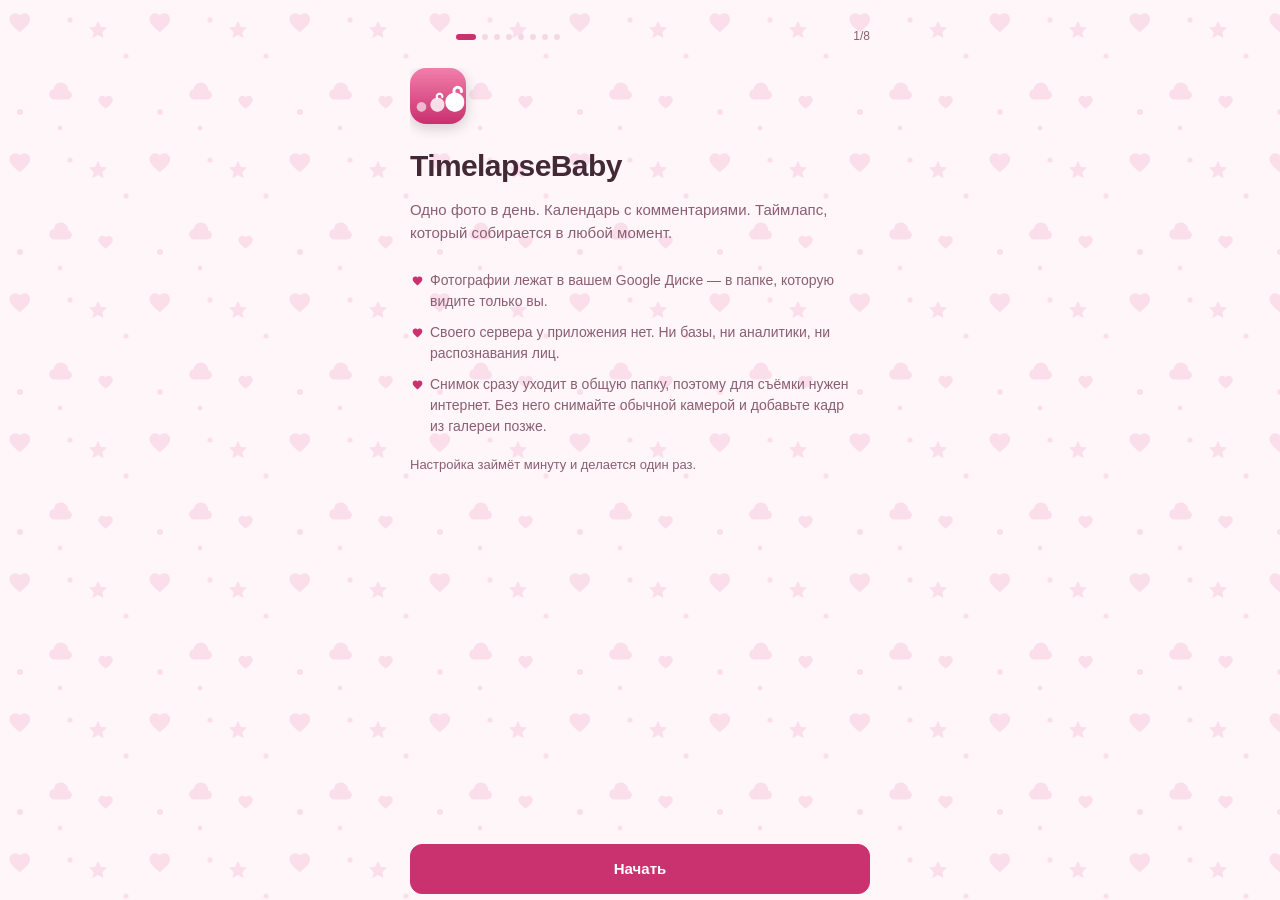
<file: index.html>
<!doctype html>
<html lang="ru">
<head>
<meta charset="utf-8">
<!-- Токен в localStorage открывает весь Диск человека, а не только альбом.
     Поэтому страница исполняет только свои файлы и скрипты Google и говорит
     только с Google: даже если однажды в разметку пролезет чужой текст, он
     не запустится, а запустившись — не сможет никуда отослать токен.
     Стили разрешены встроенные: их вставляет окно выбора папки Google, а
     увести токен стилем нельзя. Новый адрес, куда ходит приложение, — сначала
     строка здесь, иначе браузер молча его отрежет. -->
<meta http-equiv="Content-Security-Policy" content="
  default-src 'self';
  script-src 'self' https://accounts.google.com/gsi/client https://apis.google.com;
  connect-src 'self' https://www.googleapis.com https://accounts.google.com/gsi/;
  img-src 'self' data: blob: https://*.googleusercontent.com https://drive.google.com;
  media-src 'self' blob:;
  style-src 'self' 'unsafe-inline' https://accounts.google.com/gsi/style;
  frame-src https://accounts.google.com https://docs.google.com https://drive.google.com;
  worker-src 'self';
  object-src 'none';
  base-uri 'none';
  form-action 'none'">
<title>TimelapseBaby</title>
<meta name="viewport" content="width=device-width, initial-scale=1, viewport-fit=cover, user-scalable=no">
<meta name="theme-color" content="#FFF6F9">
<meta name="description" content="Ежедневное фото, календарь и таймлапс — приватно, на вашем телефоне.">
<link rel="manifest" href="manifest.webmanifest">
<link rel="apple-touch-icon" href="icons/apple-touch-icon.png">
<!-- Заставки: то, что айфон показывает, пока приложение просыпается. Без них
     он показывает белый лист — по нему установленное приложение и опознаётся
     как страница в браузере. Размеры перечислены поимённо, потому что iOS
     ищет точное совпадение с экраном; картинки рисует tools/make-icons.py. -->
<link rel="apple-touch-startup-image" href="icons/splash-640x1136.png"
      media="(device-width: 320px) and (device-height: 568px) and (-webkit-device-pixel-ratio: 2) and (orientation: portrait)"><!-- SE 1, 5s -->
<link rel="apple-touch-startup-image" href="icons/splash-750x1334.png"
      media="(device-width: 375px) and (device-height: 667px) and (-webkit-device-pixel-ratio: 2) and (orientation: portrait)"><!-- SE 2 и 3, 6, 7, 8 -->
<link rel="apple-touch-startup-image" href="icons/splash-1242x2208.png"
      media="(device-width: 414px) and (device-height: 736px) and (-webkit-device-pixel-ratio: 3) and (orientation: portrait)"><!-- 8 Plus -->
<link rel="apple-touch-startup-image" href="icons/splash-1125x2436.png"
      media="(device-width: 375px) and (device-height: 812px) and (-webkit-device-pixel-ratio: 3) and (orientation: portrait)"><!-- X, XS, 11 Pro, 12 mini, 13 mini -->
<link rel="apple-touch-startup-image" href="icons/splash-828x1792.png"
      media="(device-width: 414px) and (device-height: 896px) and (-webkit-device-pixel-ratio: 2) and (orientation: portrait)"><!-- XR, 11 -->
<link rel="apple-touch-startup-image" href="icons/splash-1242x2688.png"
      media="(device-width: 414px) and (device-height: 896px) and (-webkit-device-pixel-ratio: 3) and (orientation: portrait)"><!-- XS Max, 11 Pro Max -->
<link rel="apple-touch-startup-image" href="icons/splash-1170x2532.png"
      media="(device-width: 390px) and (device-height: 844px) and (-webkit-device-pixel-ratio: 3) and (orientation: portrait)"><!-- 12, 12 Pro, 13, 13 Pro, 14 -->
<link rel="apple-touch-startup-image" href="icons/splash-1284x2778.png"
      media="(device-width: 428px) and (device-height: 926px) and (-webkit-device-pixel-ratio: 3) and (orientation: portrait)"><!-- 12 Pro Max, 13 Pro Max, 14 Plus -->
<link rel="apple-touch-startup-image" href="icons/splash-1179x2556.png"
      media="(device-width: 393px) and (device-height: 852px) and (-webkit-device-pixel-ratio: 3) and (orientation: portrait)"><!-- 14 Pro, 15, 15 Pro, 16, 16e -->
<link rel="apple-touch-startup-image" href="icons/splash-1290x2796.png"
      media="(device-width: 430px) and (device-height: 932px) and (-webkit-device-pixel-ratio: 3) and (orientation: portrait)"><!-- 14 Pro Max, 15 Plus, 15 Pro Max, 16 Plus -->
<link rel="apple-touch-startup-image" href="icons/splash-1206x2622.png"
      media="(device-width: 402px) and (device-height: 874px) and (-webkit-device-pixel-ratio: 3) and (orientation: portrait)"><!-- 16 Pro -->
<link rel="apple-touch-startup-image" href="icons/splash-1320x2868.png"
      media="(device-width: 440px) and (device-height: 956px) and (-webkit-device-pixel-ratio: 3) and (orientation: portrait)"><!-- 16 Pro Max -->

<meta name="apple-mobile-web-app-capable" content="yes">
<meta name="mobile-web-app-capable" content="yes">
<meta name="apple-mobile-web-app-status-bar-style" content="default">
<meta name="apple-mobile-web-app-title" content="TimelapseBaby">
<link rel="stylesheet" href="styles.css">
<script src="src/theme.js"></script>
</head>
<body>

<!-- Проверка связи с Google. Показывается до приложения: пока непонятно, жив ли
     доступ к папке, человеку нельзя обещать, что снятое куда-то уедет. -->
<div id="gate" class="cover hidden">
  <div class="cover-inner">
    <div class="cover-head">
      <div id="gate-mark" class="conn-mark big wait"></div>
      <h1 class="cover-title" id="gate-title">Проверяю связь с Google…</h1>
    </div>
    <p class="cover-sub" id="gate-text">Секунду — смотрю, отвечает ли Диск и жив ли доступ к папке.</p>
    <p id="gate-error" class="error"></p>
    <button id="gate-retry" class="btn btn-primary hidden">
      <svg viewBox="0 0 60 60" width="22" height="22" aria-hidden="true">
        <circle cx="30" cy="30" r="30" fill="#fff"/>
        <g transform="translate(6,6)">
          <path fill="#4285F4" d="M45.12 24.5c0-1.56-.14-3.06-.4-4.5H24v8.51h11.84c-.51 2.75-2.06 5.08-4.39 6.64v5.52h7.11c4.16-3.83 6.56-9.47 6.56-16.17z"/>
          <path fill="#34A853" d="M24 46c5.94 0 10.92-1.97 14.56-5.33l-7.11-5.52c-1.97 1.32-4.49 2.1-7.45 2.1-5.73 0-10.58-3.87-12.31-9.07H4.34v5.7C7.96 41.07 15.4 46 24 46z"/>
          <path fill="#FBBC05" d="M11.69 28.18C11.25 26.86 11 25.45 11 24s.25-2.86.69-4.18v-5.7H4.34C2.85 17.09 2 20.45 2 24s.85 6.91 2.34 9.88l7.35-5.7z"/>
          <path fill="#EA4335" d="M24 10.75c3.23 0 6.13 1.11 8.41 3.29l6.31-6.31C34.91 4.18 29.93 2 24 2 15.4 2 7.96 6.93 4.34 14.12l7.35 5.7c1.73-5.2 6.58-9.07 12.31-9.07z"/>
        </g>
      </svg>
      <span id="gate-retry-label">Переподключить Google</span>
    </button>
  </div>
</div>

<!-- Онбординг -->
<div id="wizard" class="cover hidden">
  <div class="wiz">
    <div class="wiz-top">
      <button id="wiz-back" class="icon-btn" aria-label="Назад">
        <svg viewBox="0 0 24 24" width="22" height="22"><path d="M15 5l-7 7 7 7" fill="none" stroke="currentColor" stroke-width="1.8" stroke-linecap="round" stroke-linejoin="round"/></svg>
      </button>
      <div id="wiz-dots" class="wiz-dots"></div>
      <span id="wiz-count" class="wiz-count"></span>
    </div>

    <div class="wiz-body">

      <!-- 1. Приветствие -->
      <section class="step" data-step="welcome">
        <div class="lock-mark"></div>
        <h1 class="cover-title">TimelapseBaby</h1>
        <p class="cover-sub">Одно фото в день. Календарь с комментариями.
          Таймлапс, который собирается в любой момент.</p>
        <ul class="facts">
          <li>Фотографии лежат в вашем Google Диске — в папке, которую видите только вы.</li>
          <li>Своего сервера у приложения нет. Ни базы, ни аналитики, ни распознавания лиц.</li>
          <li>Снимок сразу уходит в общую папку, поэтому для съёмки нужен интернет. Без него снимайте обычной камерой и добавьте кадр из галереи позже.</li>
        </ul>
        <p class="hint">Настройка займёт минуту и делается один раз.</p>
        <div id="wiz-not-configured" class="hidden">
          <p class="error">В этой сборке не заполнен <b>clientId</b> в config.js,
            поэтому вход в Google недоступен.</p>
          <p class="hint">Это задача того, кто выкладывал приложение, а не ваша:
            нужен один OAuth client ID на всю сборку. Инструкция — в README
            проекта, раздел «Настройка Google».</p>
        </div>
      </section>

      <!-- 2. Вход -->
      <section class="step hidden" data-step="signin">
        <h1 class="cover-title">Вход</h1>
        <p class="cover-sub">Google спросит разрешение один раз — и попросит
          доступ к Диску целиком. Иначе второй родитель не увидит в общей папке
          ни одного снимка первого: более узкий доступ Google выдаёт каждому
          человеку отдельно. Приложение пользуется им только внутри папки
          альбома.</p>
        <div id="wiz-account" class="account hidden">
          <img id="wiz-avatar" alt="" class="avatar">
          <div>
            <div id="wiz-account-name" class="account-name"></div>
            <div id="wiz-email" class="hint"></div>
          </div>
        </div>
        <button id="wiz-signin" class="btn btn-primary full">
          <svg viewBox="0 0 60 60" width="22" height="22" aria-hidden="true">
            <circle cx="30" cy="30" r="30" fill="#fff"/>
            <g transform="translate(6,6)">
              <path fill="#4285F4" d="M45.12 24.5c0-1.56-.14-3.06-.4-4.5H24v8.51h11.84c-.51 2.75-2.06 5.08-4.39 6.64v5.52h7.11c4.16-3.83 6.56-9.47 6.56-16.17z"/>
              <path fill="#34A853" d="M24 46c5.94 0 10.92-1.97 14.56-5.33l-7.11-5.52c-1.97 1.32-4.49 2.1-7.45 2.1-5.73 0-10.58-3.87-12.31-9.07H4.34v5.7C7.96 41.07 15.4 46 24 46z"/>
              <path fill="#FBBC05" d="M11.69 28.18C11.25 26.86 11 25.45 11 24s.25-2.86.69-4.18v-5.7H4.34C2.85 17.09 2 20.45 2 24s.85 6.91 2.34 9.88l7.35-5.7z"/>
              <path fill="#EA4335" d="M24 10.75c3.23 0 6.13 1.11 8.41 3.29l6.31-6.31C34.91 4.18 29.93 2 24 2 15.4 2 7.96 6.93 4.34 14.12l7.35 5.7c1.73-5.2 6.58-9.07 12.31-9.07z"/>
            </g>
          </svg>
          Войти через Google
        </button>
        <button id="wiz-signout" class="btn btn-quiet full hidden">Войти другим аккаунтом</button>
        <p id="wiz-signin-error" class="error"></p>
        <p class="hint">Если Google покажет «приложение не проверено» — так и
          есть: проверку проходят приложения, выложенные для всех, а это
          семейное, на несколько человек. Нажмите «Дополнительно» и
          продолжите.</p>
      </section>

      <!-- 3. Главная папка: где вообще лежит альбом. Один вопрос на шаг —
           иначе экран не помещается и вместо выбора получается простыня. -->
      <section class="step hidden" data-step="home">
        <h1 class="cover-title">Главная папка</h1>
        <p id="wiz-home-text" class="cover-sub"></p>
        <div id="wiz-home-wait" class="loading"><i class="loader"></i><span>Ищу папку в вашем Диске…</span></div>

        <div id="wiz-home-ok" class="hidden">
          <div class="folder-card">
            <svg viewBox="0 0 24 24" width="22" height="22"><path d="M3 7.5a1 1 0 011-1h5l2 2h9a1 1 0 011 1V18a1 1 0 01-1 1H4a1 1 0 01-1-1z" fill="none" stroke="currentColor" stroke-width="1.6" stroke-linejoin="round"/></svg>
            <span class="folder-lines">
              <span id="wiz-home-name"></span>
              <span id="wiz-home-sub" class="folder-sub"></span>
            </span>
          </div>
          <button id="wiz-home-other" class="btn full hidden">Подключиться к другой корневой папке</button>
          <p class="hint">Внутри — по папке на каждого ребёнка, а в них годы и
            месяцы с обычными JPEG. Подключиться к другой стоит, если снимать
            уже начал второй родитель и дал вам доступ к своей.</p>
        </div>

        <div id="wiz-home-choice" class="hidden">
          <button id="wiz-home-create" class="btn btn-primary full">Я первый — завести папку</button>
          <button id="wiz-home-pick" class="btn full">Я второй — подключиться к общей</button>
          <p class="hint">Второму родителю: пусть первый даст вам доступ
            <b>на редактирование</b> — на свою главную папку или на папку одного
            ребёнка. Выберите её здесь, и вы будете снимать в один альбом.</p>
        </div>

        <p id="wiz-home-error" class="error"></p>
      </section>

      <!-- 4. Кого снимаем: выбрать существующий альбом или завести новый. -->
      <section class="step hidden" data-step="album">
        <h1 class="cover-title">Кого снимаем</h1>
        <p id="wiz-album-text" class="cover-sub"></p>
        <div id="wiz-album-wait" class="loading"><i class="loader"></i><span>Смотрю, какие альбомы есть…</span></div>
        <div id="wiz-albums" class="albums"></div>
        <button id="wiz-album-new" class="btn full hidden">Создать новый альбом</button>
        <p class="hint">У каждого ребёнка своя папка со своим именем, датой
          рождения и своими днями. Оформление и настройки видео общие на всех.</p>
        <p id="wiz-album-error" class="error"></p>
      </section>

      <!-- 5. Ребёнок. Он же форма нового альбома: заводя папку, спрашиваем
           ровно то же самое, и второй раз спрашивать нечего. -->
      <section class="step hidden" data-step="baby">
        <h1 class="cover-title" id="wiz-baby-title">Про кого снимаем</h1>
        <p id="wiz-baby-text" class="cover-sub hidden"></p>
        <label class="field">
          <span>Имя</span>
          <input id="wiz-name" type="text" placeholder="Имя" autocomplete="off">
        </label>
        <label class="field">
          <span>Дата рождения</span>
          <input id="wiz-birth" type="date">
        </label>
        <p class="hint" id="wiz-birth-hint">Если ещё не родилась — поставьте
          предполагаемую дату родов. Тогда приложение будет считать недели
          беременности, а снимки до этой даты станут прологом таймлапса.</p>
        <p id="wiz-baby-error" class="error"></p>
      </section>

      <!-- 5. На домашний экран -->
      <section class="step hidden" data-step="install">
        <h1 class="cover-title">На домашний экран</h1>
        <p class="cover-sub">Так приложение открывается на весь экран, быстрее
          запускается и получает нормальный запас места под фотографии.</p>
        <ol class="steps big" id="wiz-install-ios">
          <li>Нажмите <b>Поделиться</b> внизу Safari — квадрат со стрелкой вверх.</li>
          <li>Пролистайте и выберите <b>«На экран „Домой“»</b>.</li>
          <li>Запускайте приложение с домашнего экрана, а не из браузера.</li>
        </ol>
        <ol class="steps big hidden" id="wiz-install-other">
          <li>Откройте меню браузера.</li>
          <li>Выберите <b>«Установить приложение»</b> или «Добавить на главный экран».</li>
        </ol>
        <p class="hint">Данные при установке не потеряются: это та же страница.</p>
      </section>

      <!-- 6. Второй родитель -->
      <section class="step hidden" data-step="invite">
        <h1 class="cover-title">Второй родитель</h1>
        <p class="cover-sub">Чтобы снимали оба и всё складывалось в один альбом,
          дайте второму доступ к папке и пришлите ссылку на приложение.</p>
        <ol class="steps big">
          <li>Откройте папку в Диске и в меню «Доступ» добавьте его почту
            с правами <b>Редактор</b>.</li>
          <li>Пришлите ему ссылку на приложение.</li>
          <li>Он войдёт своим аккаунтом и на шаге «Папка» выберет «Я второй
            родитель».</li>
        </ol>
        <div class="row">
          <a id="wiz-invite-folder" class="btn grow" target="_blank" rel="noopener">Настроить доступ</a>
          <button id="wiz-invite-share" class="btn grow">Отправить ссылку</button>
        </div>
        <p class="hint">Этот шаг можно пропустить и вернуться к нему в любой
          момент — он же лежит в разделе «Настройки».</p>
      </section>

      <!-- 7. Готово -->
      <section class="step hidden" data-step="done">
        <div class="lock-mark"></div>
        <h1 class="cover-title">Всё готово</h1>
        <p class="cover-sub" id="wiz-done-text"></p>
        <ul class="facts">
          <li>Снимайте примерно с одного ракурса — таймлапс от этого выигрывает сильнее всего.</li>
          <li>Пропуски — это нормально. Фото можно добавить задним числом в календаре.</li>
          <li>Раз в пару месяцев выгружайте архив из раздела «Настройки»: одна копия — это не копия.</li>
        </ul>
      </section>

    </div>

    <div class="wiz-foot">
      <button id="wiz-next" class="btn btn-primary grow">Дальше</button>
    </div>
  </div>
</div>

<!-- Приложение -->
<main id="app" class="hidden">

  <!-- Состояние связи: видно с любого экрана, потому что от него зависит,
       уедет ли снятое в общую папку или осядет только на этом телефоне. -->
  <div id="conn" class="conn hidden" role="status" aria-live="polite">
    <span id="conn-mark" class="conn-mark"></span>
    <span class="conn-text">
      <!-- Первая строка про аккаунт, вторая про корневую папку: это разные
           вопросы, и на узком экране они не должны отъедать место друг у друга. -->
      <span class="conn-line">
        <b id="conn-email"></b>
        <span id="conn-note"></span>
      </span>
      <span class="conn-line conn-second">
        <span id="conn-folder"></span>
        <span id="conn-sync"></span>
      </span>
    </span>
    <button id="conn-fix" class="conn-fix hidden">Переподключить</button>
  </div>

  <!-- Сегодня -->
  <section id="screen-today" class="screen">
    <header class="head">
      <div>
        <h1 id="today-title">Сегодня</h1>
        <p id="today-sub" class="sub"></p>
      </div>
    </header>

    <div class="today-body">
      <!-- Кадр живёт в отдельной обойме: ужимается она, а сам кадр остаётся
           квадратом и только мельчает — иначе снимок пришлось бы резать по высоте. -->
      <div id="today-frame">
        <div id="today-photo" class="photo-slot">
          <div class="photo-empty">
            <svg viewBox="0 0 24 24" width="42" height="42"><path d="M4 8h3l1.5-2h7L17 8h3a1 1 0 011 1v9a1 1 0 01-1 1H4a1 1 0 01-1-1V9a1 1 0 011-1z" fill="none" stroke="currentColor" stroke-width="1.5"/><circle cx="12" cy="13.5" r="3.5" fill="none" stroke="currentColor" stroke-width="1.5"/></svg>
            <p>Фото за этот день ещё нет</p>
          </div>
        </div>
      </div>

      <textarea id="today-comment" class="comment" rows="2"
                placeholder="Что было сегодня…"></textarea>

      <div class="row">
        <button id="btn-camera" class="btn btn-primary grow">
          <svg viewBox="0 0 24 24" width="20" height="20"><path d="M4 8h3l1.5-2h7L17 8h3a1 1 0 011 1v9a1 1 0 01-1 1H4a1 1 0 01-1-1V9a1 1 0 011-1z" fill="none" stroke="currentColor" stroke-width="1.6"/><circle cx="12" cy="13.5" r="3.4" fill="none" stroke="currentColor" stroke-width="1.6"/></svg>
          <span id="btn-camera-label">Снять</span>
        </button>
        <button id="btn-library" class="btn grow">Из галереи</button>
      </div>

      <div class="row">
        <button id="btn-ghost" class="btn grow">
          <svg viewBox="0 0 24 24" width="19" height="19" fill="none" stroke="currentColor" stroke-width="1.6" aria-hidden="true">
            <ellipse cx="12" cy="11" rx="5.4" ry="6.6"/>
            <ellipse cx="12" cy="11" rx="8.4" ry="9.6" stroke-dasharray="2.6 3"/>
          </svg>
          <span>Снять по вчерашнему</span>
        </button>
      </div>

      <div id="today-actions" class="row hidden">
        <button id="btn-align" class="btn grow">Отметить глаза</button>
        <button id="btn-delete" class="btn btn-quiet">Удалить</button>
      </div>

      <p id="offline-note" class="offline hidden">Нет сети. Снимите обычной
        камерой — кадр останется в галерее, а когда интернет появится, добавьте
        его сюда кнопкой «Из галереи»: день можно заполнить задним числом.</p>
      <p id="streak" class="streak"></p>
    </div>
  </section>

  <!-- Календарь -->
  <section id="screen-calendar" class="screen hidden">
    <header class="head">
      <button id="cal-prev" class="icon-btn" aria-label="Предыдущий месяц">
        <svg viewBox="0 0 24 24" width="22" height="22"><path d="M15 5l-7 7 7 7" fill="none" stroke="currentColor" stroke-width="1.8" stroke-linecap="round" stroke-linejoin="round"/></svg>
      </button>
      <h1 id="cal-title">Календарь</h1>
      <button id="cal-next" class="icon-btn" aria-label="Следующий месяц">
        <svg viewBox="0 0 24 24" width="22" height="22"><path d="M9 5l7 7-7 7" fill="none" stroke="currentColor" stroke-width="1.8" stroke-linecap="round" stroke-linejoin="round"/></svg>
      </button>
    </header>
    <div id="cal-weekdays" class="cal-weekdays"></div>
    <div id="cal-grid" class="cal-grid"></div>
    <p id="cal-stats" class="cal-stats"></p>
  </section>

  <!-- Видео -->
  <section id="screen-video" class="screen hidden">
    <header class="head"><h1>Таймлапс</h1></header>
    <div class="pad">
      <!-- Нажатие по кадру — плей и пауза: это самая большая мишень на экране
           и первое, куда тянется палец. -->
      <div id="video-preview" class="video-slot" role="button" tabindex="0"
           aria-label="Пуск и пауза">
        <canvas id="video-canvas" width="540" height="540"></canvas>
        <video id="video-result" class="hidden" playsinline controls></video>
        <div id="video-overlay" class="video-overlay hidden" aria-hidden="true"></div>
      </div>

      <div id="video-track" class="video-track hidden">
        <input id="video-seek" type="range" min="0" max="0" step="1" value="0"
               aria-label="Перемотка">
        <span id="video-pos" class="video-pos"></span>
      </div>

      <!-- Посмотреть — самое частое, что здесь делают, поэтому плей стоит
           вплотную к выбору дней: выбрал диапазон и сразу глянул. Рядом —
           скачивание: то же самое, но с файлом, и оно спрашивает подтверждение. -->
      <div class="row row-dates">
        <div class="dates">
          <input id="video-from" type="date" aria-label="С какого дня">
          <span class="dates-dash" aria-hidden="true">–</span>
          <input id="video-to" type="date" aria-label="По какой день">
        </div>
        <div class="dates-actions">
          <button id="btn-preview" class="play-btn" aria-label="Посмотреть">
            <svg viewBox="0 0 24 24" width="24" height="24" aria-hidden="true"><path d="M8 5.2v13.6L19 12z" fill="currentColor" stroke="currentColor" stroke-width="2.4" stroke-linejoin="round"/></svg>
          </button>
          <button id="btn-render" class="play-btn play-btn-quiet" aria-label="Скачать видео">
            <svg viewBox="0 0 24 24" width="24" height="24" aria-hidden="true" fill="none" stroke="currentColor" stroke-width="1.9" stroke-linecap="round" stroke-linejoin="round">
              <path d="M12 3v12"/>
              <path d="M16.5 10.5 12 15l-4.5-4.5"/>
              <path d="M3 15v1.2c0 1.68 0 2.52.327 3.162a3 3 0 0 0 1.311 1.311C5.28 21 6.12 21 7.8 21h8.4c1.68 0 2.52 0 3.162-.327a3 3 0 0 0 1.311-1.311C21 18.72 21 17.88 21 16.2V15"/>
            </svg>
          </button>
        </div>
      </div>

      <label class="field">
        <span>Скорость: <b id="fps-label">8</b> кадров в секунду</span>
        <input id="video-fps" type="range" min="2" max="24" step="1" value="8">
      </label>

      <label class="check">
        <input id="video-caption" type="checkbox">
        <span>Подписывать кадры — <b id="caption-sample">День 1</b></span>
      </label>


      <p id="video-info" class="hint"></p>
      <p id="video-unsupported" class="hint hidden">Этот браузер не умеет
        записывать видео. Посмотреть таймлапс можно прямо здесь, а чтобы
        получить файл — выгрузите кадры в «Настройках» и соберите их на
        компьютере: внутри архива лежит готовая команда.</p>
    </div>
  </section>

  <!-- Настройки -->
  <section id="screen-more" class="screen hidden">
    <header class="head"><h1>Настройки</h1></header>
    <div class="pad">

      <!-- Кого снимаем — первым: это единственная карточка, куда заглядывают
           не по делу, а чтобы переключиться на другого ребёнка или поправить
           имя и дату. -->
      <div class="card" id="albums-card">
        <h2>Кого снимаем</h2>
        <div id="albums-list" class="albums"></div>
        <p id="albums-status" class="hint"></p>
        <div id="albums-wait" class="loading hidden"><i class="loader"></i><span>Смотрю, какие есть…</span></div>
        <button id="btn-album-new" class="btn full">Создать новый альбом</button>
        <p class="hint">У каждого ребёнка своя папка, а в ней свои годы и месяцы,
          своё имя и дата рождения. Новый альбом заводится там же, где лежит
          текущий, — если это общая папка, второй родитель увидит обоих детей.
          Оформление и настройки видео общие: вводить их заново не нужно.</p>
      </div>

      <div class="card">
        <h2>Ребёнок</h2>
        <label class="field"><span>Имя</span><input id="set-name" type="text"></label>
        <label class="field"><span>Дата рождения</span><input id="set-birth" type="date"></label>
        <p class="hint">Имя — это ещё и имя папки в Диске: поменяете здесь —
          переименуется и она.</p>
      </div>

      <div class="card" id="google-card">
        <h2>Google Диск</h2>
        <!-- Первым делом — в какую папку всё уходит. Это единственное, что
             у второго родителя может оказаться не тем, и увидеть это надо
             сразу, а не через «Открыть Google Диск». Действия — тут же под
             именем: все три про эту самую папку. -->
        <div id="google-folder" class="folder-box hidden">
          <div class="folder-card">
            <svg viewBox="0 0 24 24" width="22" height="22"><path d="M3 7.5a1 1 0 011-1h5l2 2h9a1 1 0 011 1V18a1 1 0 01-1 1H4a1 1 0 01-1-1z" fill="none" stroke="currentColor" stroke-width="1.6" stroke-linejoin="round"/></svg>
            <span class="folder-lines">
              <span id="google-folder-name"></span>
              <span id="google-folder-sub" class="folder-sub"></span>
            </span>
          </div>
          <div class="folder-actions">
            <button id="btn-sync" class="tile">
              <svg viewBox="0 0 24 24" width="22" height="22" aria-hidden="true" fill="none" stroke="currentColor" stroke-width="1.8" stroke-linecap="round" stroke-linejoin="round"><path d="M20 12a8 8 0 11-2.4-5.7"/><path d="M20 4.5V9h-4.5"/></svg>
              Обновить
            </button>
            <a id="drive-link" class="tile" target="_blank" rel="noopener">
              <svg viewBox="0 0 24 24" width="22" height="22" aria-hidden="true" fill="none" stroke="currentColor" stroke-width="1.8" stroke-linecap="round" stroke-linejoin="round"><path d="M14 4h6v6"/><path d="M20 4l-8.5 8.5"/><path d="M18 14.5V19a1 1 0 01-1 1H5a1 1 0 01-1-1V7a1 1 0 011-1h4.5"/></svg>
              Открыть
            </a>
            <button id="btn-pick-folder" class="tile">
              <svg viewBox="0 0 24 24" width="22" height="22" aria-hidden="true" fill="none" stroke="currentColor" stroke-width="1.8" stroke-linecap="round" stroke-linejoin="round"><path d="M4 9h13l-3.5-3.5"/><path d="M20 15H7l3.5 3.5"/></svg>
              <span id="btn-pick-label">Поменять</span>
            </button>
          </div>
        </div>
        <p id="google-status" class="hint"></p>
        <button id="btn-google-connect" class="btn full hidden">Подключить Google</button>
        <button id="btn-google-off" class="btn full hidden">Выйти из учётной записи Google</button>
        <p class="hint" id="google-hint">Это корневая папка: внутри неё лежат альбомы
          всех детей, а «Поменять» выбирает другую корневую — например папку второго
          родителя. Пусть он даст на неё доступ <b>на редактирование</b>, и вы будете
          снимать вместе. Можно дать доступ и на папку одного ребёнка: тогда общим
          станет только он. Кого снимаем — выбирается выше.</p>
      </div>

      <div class="card" id="retouch-card">
        <h2>Разметка</h2>
        <p id="retouch-status" class="hint"></p>
        <button id="btn-retouch" class="btn full">Уточнить разметку по альбому</button>
        <p class="hint">Точки на прошлых днях ставили пальцем, и каждый день
          промахивались по-своему. На отдельном кадре промах не виден, а в видео
          он и есть та мелкая дрожь: снимки не дрожат, дрожит разметка.
          Уточнение проходит альбом по порядку и ищет глаза каждого дня по
          кусочку предыдущего кадра — считает это телефон, никуда ничего не
          отправляя.</p>
        <p class="hint">Далеко от поставленного рукой точка не уходит: не нашлось
          или нашлось не там — день остаётся при своей разметке. Неразмеченные
          дни проход не трогает вовсе. Нужна сеть: качаются все снимки альбома,
          а поправленная разметка уезжает в папку.</p>
      </div>

      <div class="card" id="export-card">
        <h2>Архив</h2>
        <p id="export-status" class="hint"></p>
        <button id="btn-export" class="btn full">Выгрузить этот альбом (ZIP)</button>
        <button id="btn-export-root" class="btn full">Выгрузить всю корневую папку (ZIP)</button>
        <button id="btn-import" class="btn full">Загрузить архив (ZIP)</button>
        <button id="btn-frames-zip" class="btn full">Выгрузить все кадры (ZIP)</button>
        <p class="hint">В архиве обычные JPEG и текстовые файлы, разложенные по
          годам и месяцам. Положите его в iCloud Drive или на Google Диск — это и
          есть настоящая копия. Приложение здесь только оболочка.</p>
        <p class="hint">Архив корневой папки — то же самое, но по всем детям
          сразу: у каждого своя папка внутри. Читается он прямо из Диска, так
          что нужна сеть. Загрузка разбирает оба вида сама: где в архиве папки
          с именами детей, дни разъедутся по своим альбомам, а недостающие
          альбомы заведутся.</p>
        <p class="hint">Кадры — это отдельная выгрузка: все дни, выровненные по
          глазам и пронумерованные по порядку. Из них таймлапс собирается на
          компьютере одной командой — она лежит внутри архива.</p>
      </div>

      <div class="card">
        <h2>Оформление</h2>
        <div class="themes" id="set-theme">
          <button class="theme-opt" data-theme="girl" aria-pressed="true">
            <span class="swatch swatch-girl"></span>Для девочки
          </button>
          <button class="theme-opt" data-theme="boy" aria-pressed="false">
            <span class="swatch swatch-boy"></span>Для мальчика
          </button>
        </div>
        <p class="hint">Тема общая: она лежит в config.json рядом с фотографиями,
          поэтому у второго родителя приложение выглядит так же. Цвет полоски
          состояния на айфоне обновится при следующем запуске.</p>
      </div>

      <div class="card">
        <h2>Приватность</h2>
        <p class="hint">Своего сервера у приложения нет: ни аналитики, ни
          облачного распознавания лиц. Фотографии лежат в вашем Google Диске,
          и доступ к ним даёт только ваш аккаунт. Разрешение Google выдаёт ко
          всему Диску, но приложение ходит только в папку альбома. От чужих рук телефон защищает
          Face ID, а не приложение, — своего замка мы намеренно не заводим,
          чтобы он не создавал ложного чувства защищённости.</p>
        <p class="hint"><a class="link" href="privacy.html" target="_blank" rel="noopener">Политика
          конфиденциальности</a> — что именно приложение делает с данными.</p>
      </div>

      <div class="card">
        <h2>Место в Google Диске</h2>
        <p id="storage-status" class="hint"></p>
      </div>

      <p class="footer-note">Сделано вручную, специально для вас.</p>
    </div>
  </section>

  <nav class="tabs">
    <button class="tab tab-active" data-screen="today">
      <svg viewBox="0 0 24 24" width="22" height="22"><circle cx="12" cy="12" r="8.2" fill="none" stroke="currentColor" stroke-width="1.7"/><path d="M12 7.6V12l3 1.8" fill="none" stroke="currentColor" stroke-width="1.7" stroke-linecap="round"/></svg>
      <span>Сегодня</span>
    </button>
    <button class="tab" data-screen="calendar">
      <svg viewBox="0 0 24 24" width="22" height="22"><path d="M7 3v3M17 3v3M3.5 9.5h17M4 6.5h16a1 1 0 011 1V20a1 1 0 01-1 1H4a1 1 0 01-1-1V7.5a1 1 0 011-1z" fill="none" stroke="currentColor" stroke-width="1.7" stroke-linecap="round"/></svg>
      <span>Календарь</span>
    </button>
    <button class="tab" data-screen="video">
      <svg viewBox="0 0 24 24" width="22" height="22"><path d="M4 6.5h11a1 1 0 011 1v9a1 1 0 01-1 1H4a1 1 0 01-1-1v-9a1 1 0 011-1zM16 11l4.3-2.6a.5.5 0 01.7.4v6.4a.5.5 0 01-.7.4L16 13z" fill="none" stroke="currentColor" stroke-width="1.7" stroke-linejoin="round"/></svg>
      <span>Видео</span>
    </button>
    <button class="tab" data-screen="more">
      <!-- Иконка Settings из набора Solar Outline Icons (автор Solar Icons,
           svgrepo.com, лицензия CC Attribution). Цвет отдан currentColor. -->
      <svg viewBox="0 0 24 24" width="22" height="22" fill="none"><path fill-rule="evenodd" clip-rule="evenodd" d="M12 8.25C9.92894 8.25 8.25 9.92893 8.25 12C8.25 14.0711 9.92894 15.75 12 15.75C14.0711 15.75 15.75 14.0711 15.75 12C15.75 9.92893 14.0711 8.25 12 8.25ZM9.75 12C9.75 10.7574 10.7574 9.75 12 9.75C13.2426 9.75 14.25 10.7574 14.25 12C14.25 13.2426 13.2426 14.25 12 14.25C10.7574 14.25 9.75 13.2426 9.75 12Z" fill="currentColor"/><path fill-rule="evenodd" clip-rule="evenodd" d="M11.9747 1.25C11.5303 1.24999 11.1592 1.24999 10.8546 1.27077C10.5375 1.29241 10.238 1.33905 9.94761 1.45933C9.27379 1.73844 8.73843 2.27379 8.45932 2.94762C8.31402 3.29842 8.27467 3.66812 8.25964 4.06996C8.24756 4.39299 8.08454 4.66251 7.84395 4.80141C7.60337 4.94031 7.28845 4.94673 7.00266 4.79568C6.64714 4.60777 6.30729 4.45699 5.93083 4.40743C5.20773 4.31223 4.47642 4.50819 3.89779 4.95219C3.64843 5.14353 3.45827 5.3796 3.28099 5.6434C3.11068 5.89681 2.92517 6.21815 2.70294 6.60307L2.67769 6.64681C2.45545 7.03172 2.26993 7.35304 2.13562 7.62723C1.99581 7.91267 1.88644 8.19539 1.84541 8.50701C1.75021 9.23012 1.94617 9.96142 2.39016 10.5401C2.62128 10.8412 2.92173 11.0602 3.26217 11.2741C3.53595 11.4461 3.68788 11.7221 3.68786 12C3.68785 12.2778 3.53592 12.5538 3.26217 12.7258C2.92169 12.9397 2.62121 13.1587 2.39007 13.4599C1.94607 14.0385 1.75012 14.7698 1.84531 15.4929C1.88634 15.8045 1.99571 16.0873 2.13552 16.3727C2.26983 16.6469 2.45535 16.9682 2.67758 17.3531L2.70284 17.3969C2.92507 17.7818 3.11058 18.1031 3.28089 18.3565C3.45817 18.6203 3.64833 18.8564 3.89769 19.0477C4.47632 19.4917 5.20763 19.6877 5.93073 19.5925C6.30717 19.5429 6.647 19.3922 7.0025 19.2043C7.28833 19.0532 7.60329 19.0596 7.8439 19.1986C8.08452 19.3375 8.24756 19.607 8.25964 19.9301C8.27467 20.3319 8.31403 20.7016 8.45932 21.0524C8.73843 21.7262 9.27379 22.2616 9.94761 22.5407C10.238 22.661 10.5375 22.7076 10.8546 22.7292C11.1592 22.75 11.5303 22.75 11.9747 22.75H12.0252C12.4697 22.75 12.8407 22.75 13.1454 22.7292C13.4625 22.7076 13.762 22.661 14.0524 22.5407C14.7262 22.2616 15.2616 21.7262 15.5407 21.0524C15.686 20.7016 15.7253 20.3319 15.7403 19.93C15.7524 19.607 15.9154 19.3375 16.156 19.1985C16.3966 19.0596 16.7116 19.0532 16.9974 19.2042C17.3529 19.3921 17.6927 19.5429 18.0692 19.5924C18.7923 19.6876 19.5236 19.4917 20.1022 19.0477C20.3516 18.8563 20.5417 18.6203 20.719 18.3565C20.8893 18.1031 21.0748 17.7818 21.297 17.3969L21.3223 17.3531C21.5445 16.9682 21.7301 16.6468 21.8644 16.3726C22.0042 16.0872 22.1135 15.8045 22.1546 15.4929C22.2498 14.7697 22.0538 14.0384 21.6098 13.4598C21.3787 13.1586 21.0782 12.9397 20.7378 12.7258C20.464 12.5538 20.3121 12.2778 20.3121 11.9999C20.3121 11.7221 20.464 11.4462 20.7377 11.2742C21.0783 11.0603 21.3788 10.8414 21.6099 10.5401C22.0539 9.96149 22.2499 9.23019 22.1547 8.50708C22.1136 8.19546 22.0043 7.91274 21.8645 7.6273C21.7302 7.35313 21.5447 7.03183 21.3224 6.64695L21.2972 6.60318C21.0749 6.21825 20.8894 5.89688 20.7191 5.64347C20.5418 5.37967 20.3517 5.1436 20.1023 4.95225C19.5237 4.50826 18.7924 4.3123 18.0692 4.4075C17.6928 4.45706 17.353 4.60782 16.9975 4.79572C16.7117 4.94679 16.3967 4.94036 16.1561 4.80144C15.9155 4.66253 15.7524 4.39297 15.7403 4.06991C15.7253 3.66808 15.686 3.2984 15.5407 2.94762C15.2616 2.27379 14.7262 1.73844 14.0524 1.45933C13.762 1.33905 13.4625 1.29241 13.1454 1.27077C12.8407 1.24999 12.4697 1.24999 12.0252 1.25H11.9747ZM10.5216 2.84515C10.5988 2.81319 10.716 2.78372 10.9567 2.76729C11.2042 2.75041 11.5238 2.75 12 2.75C12.4762 2.75 12.7958 2.75041 13.0432 2.76729C13.284 2.78372 13.4012 2.81319 13.4783 2.84515C13.7846 2.97202 14.028 3.21536 14.1548 3.52165C14.1949 3.61826 14.228 3.76887 14.2414 4.12597C14.271 4.91835 14.68 5.68129 15.4061 6.10048C16.1321 6.51968 16.9974 6.4924 17.6984 6.12188C18.0143 5.9549 18.1614 5.90832 18.265 5.89467C18.5937 5.8514 18.9261 5.94047 19.1891 6.14228C19.2554 6.19312 19.3395 6.27989 19.4741 6.48016C19.6125 6.68603 19.7726 6.9626 20.0107 7.375C20.2488 7.78741 20.4083 8.06438 20.5174 8.28713C20.6235 8.50382 20.6566 8.62007 20.6675 8.70287C20.7108 9.03155 20.6217 9.36397 20.4199 9.62698C20.3562 9.70995 20.2424 9.81399 19.9397 10.0041C19.2684 10.426 18.8122 11.1616 18.8121 11.9999C18.8121 12.8383 19.2683 13.574 19.9397 13.9959C20.2423 14.186 20.3561 14.29 20.4198 14.373C20.6216 14.636 20.7107 14.9684 20.6674 15.2971C20.6565 15.3799 20.6234 15.4961 20.5173 15.7128C20.4082 15.9355 20.2487 16.2125 20.0106 16.6249C19.7725 17.0373 19.6124 17.3139 19.474 17.5198C19.3394 17.72 19.2553 17.8068 19.189 17.8576C18.926 18.0595 18.5936 18.1485 18.2649 18.1053C18.1613 18.0916 18.0142 18.045 17.6983 17.8781C16.9973 17.5075 16.132 17.4803 15.4059 17.8995C14.68 18.3187 14.271 19.0816 14.2414 19.874C14.228 20.2311 14.1949 20.3817 14.1548 20.4784C14.028 20.7846 13.7846 21.028 13.4783 21.1549C13.4012 21.1868 13.284 21.2163 13.0432 21.2327C12.7958 21.2496 12.4762 21.25 12 21.25C11.5238 21.25 11.2042 21.2496 10.9567 21.2327C10.716 21.2163 10.5988 21.1868 10.5216 21.1549C10.2154 21.028 9.97201 20.7846 9.84514 20.4784C9.80512 20.3817 9.77195 20.2311 9.75859 19.874C9.72896 19.0817 9.31997 18.3187 8.5939 17.8995C7.86784 17.4803 7.00262 17.5076 6.30158 17.8781C5.98565 18.0451 5.83863 18.0917 5.73495 18.1053C5.40626 18.1486 5.07385 18.0595 4.81084 17.8577C4.74458 17.8069 4.66045 17.7201 4.52586 17.5198C4.38751 17.314 4.22736 17.0374 3.98926 16.625C3.75115 16.2126 3.59171 15.9356 3.4826 15.7129C3.37646 15.4962 3.34338 15.3799 3.33248 15.2971C3.28921 14.9684 3.37828 14.636 3.5801 14.373C3.64376 14.2901 3.75761 14.186 4.0602 13.9959C4.73158 13.5741 5.18782 12.8384 5.18786 12.0001C5.18791 11.1616 4.73165 10.4259 4.06021 10.004C3.75769 9.81389 3.64385 9.70987 3.58019 9.62691C3.37838 9.3639 3.28931 9.03149 3.33258 8.7028C3.34348 8.62001 3.37656 8.50375 3.4827 8.28707C3.59181 8.06431 3.75125 7.78734 3.98935 7.37493C4.22746 6.96253 4.3876 6.68596 4.52596 6.48009C4.66055 6.27983 4.74468 6.19305 4.81093 6.14222C5.07395 5.9404 5.40636 5.85133 5.73504 5.8946C5.83873 5.90825 5.98576 5.95483 6.30173 6.12184C7.00273 6.49235 7.86791 6.51962 8.59394 6.10045C9.31998 5.68128 9.72896 4.91837 9.75859 4.12602C9.77195 3.76889 9.80512 3.61827 9.84514 3.52165C9.97201 3.21536 10.2154 2.97202 10.5216 2.84515Z" fill="currentColor"/></svg>
      <span>Настройки</span>
    </button>
  </nav>
</main>

<!-- Карточка дня -->
<div id="overlay-day" class="overlay hidden">
  <div class="sheet">
    <header class="sheet-head">
      <h2 id="day-title"></h2>
      <button id="day-close" class="icon-btn" aria-label="Закрыть">
        <svg viewBox="0 0 24 24" width="22" height="22"><path d="M6 6l12 12M18 6L6 18" fill="none" stroke="currentColor" stroke-width="1.8" stroke-linecap="round"/></svg>
      </button>
    </header>
    <div id="day-photo" class="photo-slot"></div>
    <p id="day-sub" class="sub center"></p>
    <textarea id="day-comment" class="comment" rows="3" placeholder="Комментарий…"></textarea>
    <div class="row">
      <button id="day-share" class="btn btn-primary grow">Поделиться этим днём</button>
    </div>
    <div class="row">
      <button id="day-align" class="btn grow">Отметить глаза</button>
      <button id="day-replace" class="btn grow">Заменить фото</button>
    </div>
    <div class="row">
      <button id="day-add" class="btn btn-primary grow hidden">Добавить фото за этот день</button>
      <button id="day-delete" class="btn btn-quiet grow">Удалить день</button>
    </div>
  </div>
</div>

<!-- Разметка глаз -->
<div id="overlay-align" class="overlay hidden">
  <div class="align-wrap">
    <header class="sheet-head">
      <h2 id="align-title">Ткните в глаза</h2>
      <button id="align-close" class="icon-btn" aria-label="Закрыть">
        <svg viewBox="0 0 24 24" width="22" height="22"><path d="M6 6l12 12M18 6L6 18" fill="none" stroke="currentColor" stroke-width="1.8" stroke-linecap="round"/></svg>
      </button>
    </header>
    <p id="align-hint" class="hint center">Сначала правый глаз ребёнка (левый на фото), потом второй. Можно тянуть точки.</p>
    <div id="align-stage" class="align-stage">
      <img id="align-img" alt="">
      <div id="align-dot-l" class="eye-dot hidden"><span>1</span></div>
      <div id="align-dot-r" class="eye-dot hidden"><span>2</span></div>
    </div>
    <div class="row">
      <button id="align-reset" class="btn grow">Сбросить</button>
      <button id="align-save" class="btn btn-primary grow">Готово</button>
    </div>
  </div>
</div>

<!-- Камера с призраком вчерашнего кадра. Главная причина, по которой кадры
     сходятся: совместить голову с полупрозрачным вчера проще, чем вспомнить,
     как именно ты держал телефон сутки назад. -->
<div id="overlay-ghost" class="overlay overlay-full hidden">
  <div class="ghost-wrap">
    <header class="sheet-head">
      <h2 id="ghost-title">Снять по вчерашнему</h2>
      <button id="ghost-close" class="icon-btn" aria-label="Закрыть">
        <svg viewBox="0 0 24 24" width="22" height="22"><path d="M6 6l12 12M18 6L6 18" fill="none" stroke="currentColor" stroke-width="1.8" stroke-linecap="round"/></svg>
      </button>
    </header>

    <div id="ghost-stage" class="ghost-stage">
      <video id="ghost-video" playsinline muted autoplay></video>
      <!-- Снятый кадр ложится поверх живой картинки: с этого мгновения
           держать телефон ровно уже незачем, и это видно. -->
      <canvas id="ghost-still" class="ghost-still hidden"></canvas>
      <canvas id="ghost-guide" class="ghost-guide" width="720" height="720"></canvas>
    </div>

    <p id="ghost-hint" class="hint center">Совместите голову с бледным кадром и с овалом.</p>

    <label class="field">
      <span>Вчерашний кадр: <b id="ghost-opacity-label">35</b>%</span>
      <input id="ghost-opacity" type="range" min="0" max="70" step="5" value="35">
    </label>

    <div class="row" id="ghost-live-row">
      <button id="ghost-flip" class="btn grow">Другая камера</button>
      <button id="ghost-shoot" class="btn btn-primary grow">Снять</button>
    </div>
    <!-- Кадр снят и заморожен. Пока не нажали «Сохранить», в папку не ушло
         ничего: посмотреть, сравнить с призраком и переснять — бесплатно. -->
    <div class="row hidden" id="ghost-shot-row">
      <button id="ghost-retake" class="btn grow">Переснять</button>
      <button id="ghost-save" class="btn btn-primary grow">Сохранить</button>
    </div>
    <p class="hint">Снимает встроенная камера браузера — она проще системной:
      без HDR и ночного режима. Если важнее качество, снимайте кнопкой «Снять»,
      а этой — когда важнее, чтобы кадр совпал со вчерашним.</p>
  </div>
</div>

<div id="ask" class="overlay hidden">
  <div class="ask-box">
    <h2 id="ask-title"></h2>
    <p id="ask-text" class="hint"></p>
    <ul id="ask-list" class="ask-list hidden"></ul>
    <!-- Поля появляются только там, где диалог о чём-то спрашивает, — сейчас
         это «Создать новый альбом»: имя и дата рождения нового ребёнка. -->
    <div id="ask-fields" class="hidden"></div>
    <div class="row">
      <button id="ask-no" class="btn grow">Отмена</button>
      <button id="ask-yes" class="btn btn-danger grow">Удалить</button>
    </div>
  </div>
</div>

<!-- Папок нет — надо понять, кто пришёл. Молча завести их нельзя: у второго
     родителя рядом с общим альбомом появится свой пустой, и он будет снимать
     не туда, ничего не подозревая. -->
<!-- Шлагбаум: без корневой папки приложению некуда складывать снимки, и
     пускать дальше нельзя. Заголовок и кнопки подписываются на ходу — спросить
     надо либо про корневую папку, либо про альбом внутри неё. -->
<div id="folder-gate" class="overlay hidden">
  <div class="ask-box">
    <h2 id="folder-gate-title">Куда складывать снимки?</h2>
    <p class="hint" id="folder-gate-hint"></p>
    <p id="folder-gate-error" class="error"></p>
    <button id="folder-gate-create" class="btn btn-primary full">Завести корневую папку</button>
    <button id="folder-gate-pick" class="btn full">Выбрать корневую папку в Диске</button>
    <button id="folder-gate-later" class="btn btn-quiet full hidden">Не сейчас</button>
  </div>
</div>

<div id="progress" class="overlay hidden">
  <div class="progress-box">
    <p id="progress-label">Работаю…</p>
    <div class="bar"><div id="progress-fill"></div></div>
    <p id="progress-count" class="hint"></p>
  </div>
</div>

<div id="toast" class="toast hidden"><span id="toast-text"></span><button id="toast-action" type="button" class="toast-action hidden"></button></div>

<input id="file-input" type="file" accept="image/*" class="hidden-input">
<input id="file-camera" type="file" accept="image/*" capture="environment" class="hidden-input">
<input id="zip-input" type="file" accept=".zip,application/zip" class="hidden-input">

<script type="module" src="src/app.js"></script>
</body>
</html>
</file>
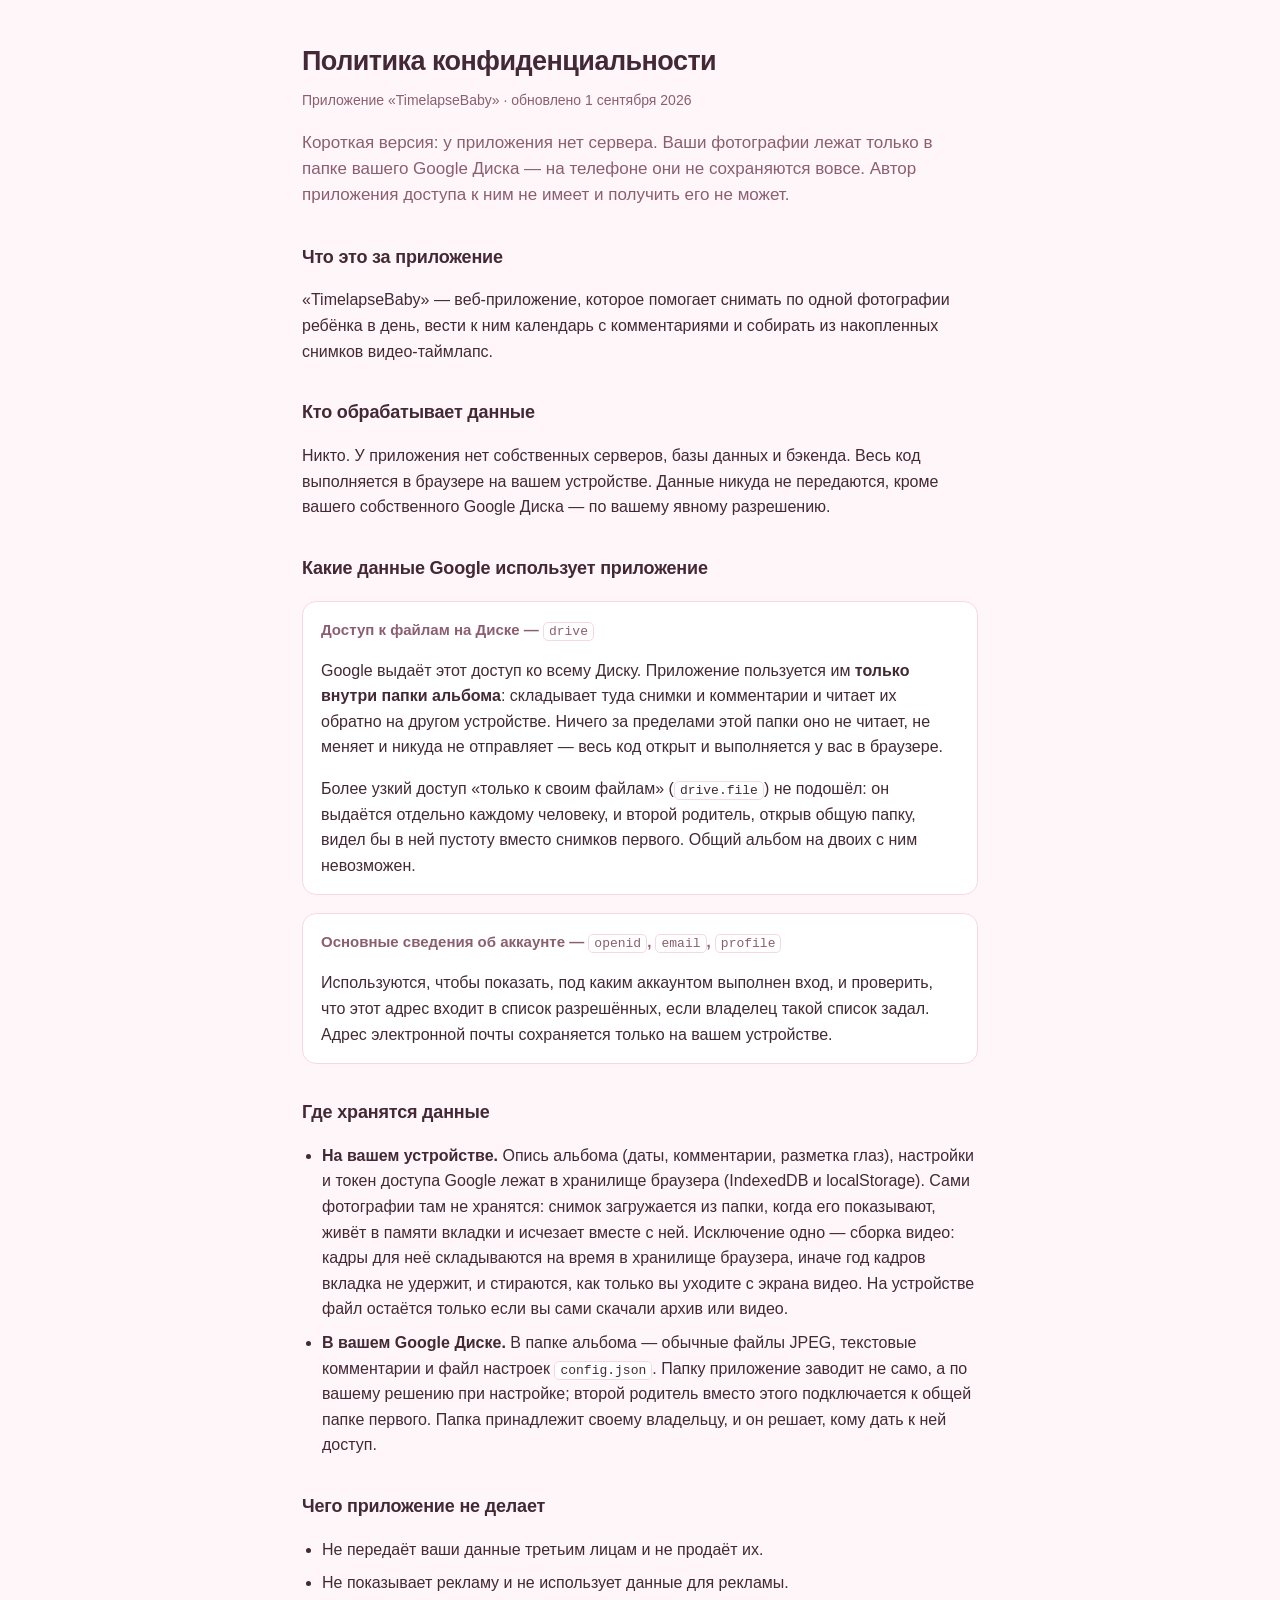
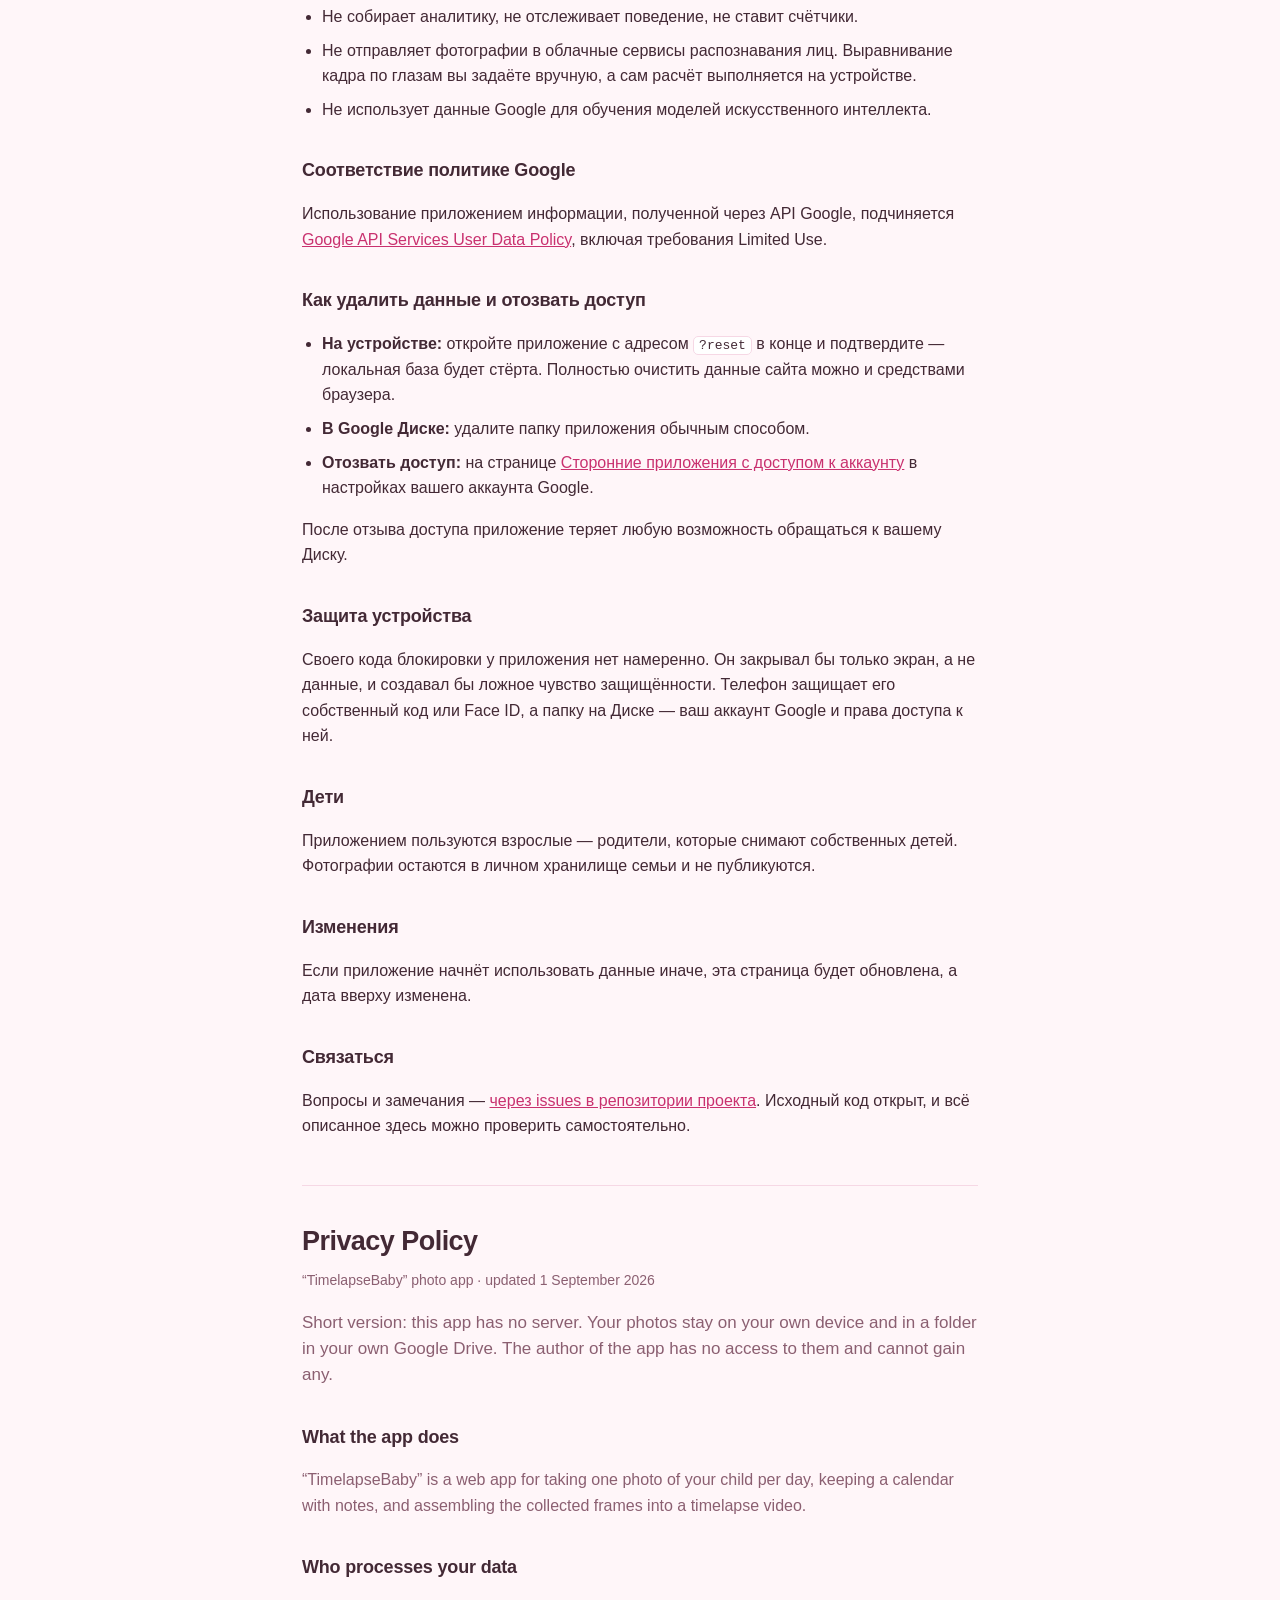
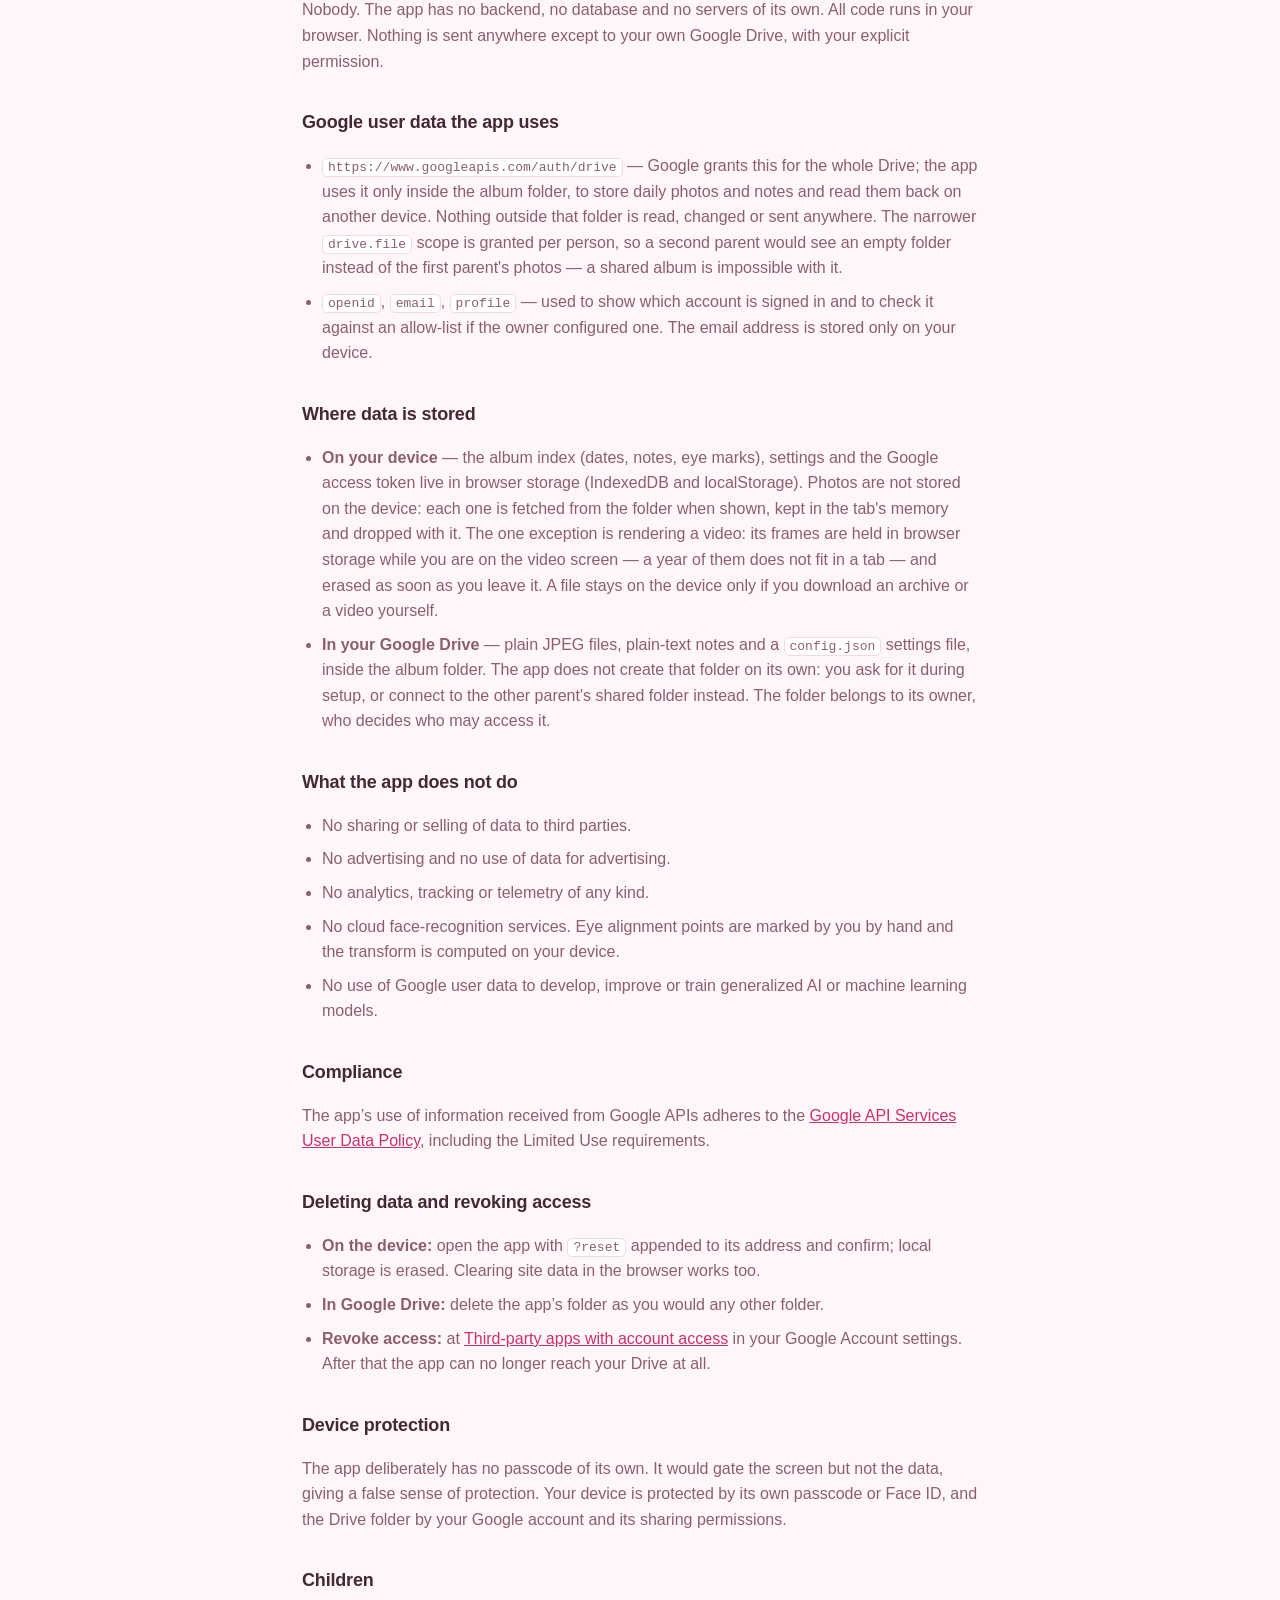
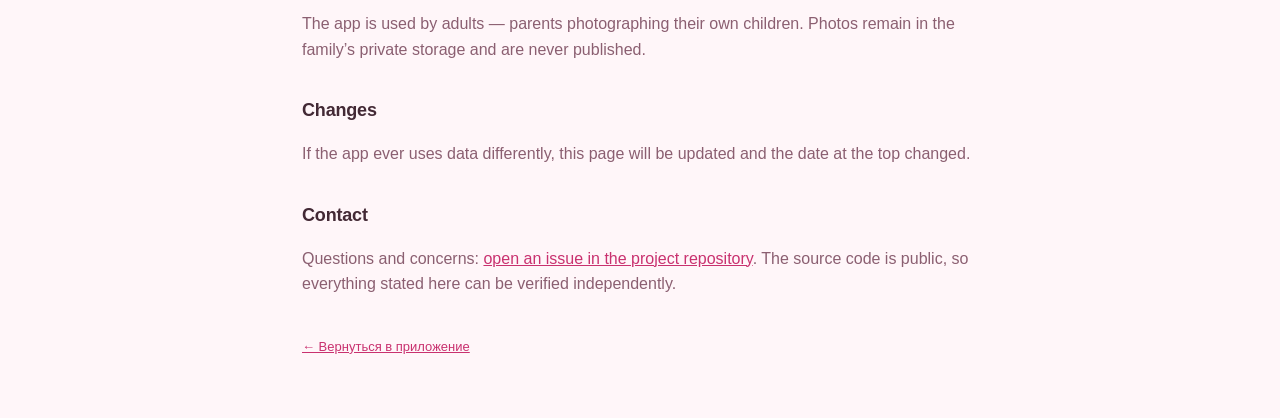
<file: privacy.html>
<!doctype html>
<html lang="ru">
<head>
<meta charset="utf-8">
<title>Политика конфиденциальности — TimelapseBaby</title>
<meta name="viewport" content="width=device-width, initial-scale=1, viewport-fit=cover">
<meta name="theme-color" content="#FFF6F9">
<meta name="description" content="Политика конфиденциальности приложения «TimelapseBaby»: какие данные оно использует, где их хранит и как их удалить.">
<link rel="apple-touch-icon" href="icons/apple-touch-icon.png">
<style>
  :root {
    /* Те же цвета, что и у приложения: тёмного оформления в нём больше нет. */
    --bg: #FFF6F9; --surface: #FFFFFF; --line: #F6D8E5;
    --text: #432935; --muted: #8B5F71; --accent: #C9316F;
  }
  * { box-sizing: border-box; }
  body {
    margin: 0 auto; max-width: 720px;
    padding: 40px 22px calc(60px + env(safe-area-inset-bottom));
    background: var(--bg); color: var(--text);
    font: 16px/1.6 -apple-system, BlinkMacSystemFont, "Segoe UI", Roboto, sans-serif;
  }
  h1 { font-size: 27px; font-weight: 680; letter-spacing: -0.02em; margin: 0 0 6px; }
  h2 { font-size: 18px; font-weight: 620; margin: 34px 0 10px; letter-spacing: -0.01em; }
  h3 { font-size: 15px; font-weight: 600; margin: 22px 0 8px; color: var(--muted); }
  p, li { color: var(--text); }
  .updated { color: var(--muted); font-size: 14px; margin: 0 0 6px; }
  .lede { color: var(--muted); font-size: 17px; line-height: 1.55; margin: 18px 0 0; }
  ul { padding-left: 20px; }
  li { margin-bottom: 8px; }
  a { color: var(--accent); }
  code {
    background: var(--surface); border: 1px solid var(--line); border-radius: 5px;
    padding: 1px 5px; font: 500 13px/1.4 ui-monospace, Menlo, monospace;
  }
  .card {
    background: var(--surface); border: 1px solid var(--line);
    border-radius: 14px; padding: 16px 18px; margin: 18px 0;
  }
  .card p:last-child, .card ul:last-child { margin-bottom: 0; }
  hr { border: 0; border-top: 1px solid var(--line); margin: 46px 0 34px; }
  .en { color: var(--muted); }
  .en h1, .en h2, .en h3, .en li, .en p { color: inherit; }
  .en h1, .en h2, .en h3 { color: var(--text); }
  footer { color: #5C5450; font-size: 13px; margin-top: 40px; }
</style>
</head>
<body>

<h1>Политика конфиденциальности</h1>
<p class="updated">Приложение «TimelapseBaby» · обновлено 1 сентября 2026</p>

<p class="lede">Короткая версия: у приложения нет сервера. Ваши фотографии
лежат только в папке вашего Google Диска — на телефоне они не сохраняются
вовсе. Автор приложения доступа к ним не имеет и получить его не может.</p>

<h2>Что это за приложение</h2>
<p>«TimelapseBaby» — веб-приложение, которое помогает снимать по одной фотографии
ребёнка в день, вести к ним календарь с комментариями и собирать из накопленных
снимков видео-таймлапс.</p>

<h2>Кто обрабатывает данные</h2>
<p>Никто. У приложения нет собственных серверов, базы данных и бэкенда. Весь код
выполняется в браузере на вашем устройстве. Данные никуда не передаются, кроме
вашего собственного Google Диска — по вашему явному разрешению.</p>

<h2>Какие данные Google использует приложение</h2>

<div class="card">
  <h3 style="margin-top:0">Доступ к файлам на Диске — <code>drive</code></h3>
  <p>Google выдаёт этот доступ ко всему Диску. Приложение пользуется им
  <strong>только внутри папки альбома</strong>: складывает туда снимки и
  комментарии и читает их обратно на другом устройстве. Ничего за пределами
  этой папки оно не читает, не меняет и никуда не отправляет — весь код
  открыт и выполняется у вас в браузере.</p>
  <p>Более узкий доступ «только к своим файлам» (<code>drive.file</code>) не
  подошёл: он выдаётся отдельно каждому человеку, и второй родитель, открыв
  общую папку, видел бы в ней пустоту вместо снимков первого. Общий альбом на
  двоих с ним невозможен.</p>
</div>

<div class="card">
  <h3 style="margin-top:0">Основные сведения об аккаунте — <code>openid</code>, <code>email</code>, <code>profile</code></h3>
  <p>Используются, чтобы показать, под каким аккаунтом выполнен вход, и
  проверить, что этот адрес входит в список разрешённых, если владелец такой
  список задал. Адрес электронной почты сохраняется только на вашем устройстве.</p>
</div>

<h2>Где хранятся данные</h2>
<ul>
  <li><strong>На вашем устройстве.</strong> Опись альбома (даты, комментарии,
    разметка глаз), настройки и токен доступа Google лежат в хранилище
    браузера (IndexedDB и localStorage). Сами фотографии там не хранятся:
    снимок загружается из папки, когда его показывают, живёт в памяти вкладки
    и исчезает вместе с ней. Исключение одно — сборка видео: кадры для неё
    складываются на время в хранилище браузера, иначе год кадров вкладка не
    удержит, и стираются, как только вы уходите с экрана видео. На устройстве
    файл остаётся только если вы сами скачали архив или видео.</li>
  <li><strong>В вашем Google Диске.</strong> В папке альбома — обычные файлы
    JPEG, текстовые комментарии и файл настроек <code>config.json</code>. Папку
    приложение заводит не само, а по вашему решению при настройке; второй
    родитель вместо этого подключается к общей папке первого. Папка
    принадлежит своему владельцу, и он решает, кому дать к ней доступ.</li>
</ul>

<h2>Чего приложение не делает</h2>
<ul>
  <li>Не передаёт ваши данные третьим лицам и не продаёт их.</li>
  <li>Не показывает рекламу и не использует данные для рекламы.</li>
  <li>Не собирает аналитику, не отслеживает поведение, не ставит счётчики.</li>
  <li>Не отправляет фотографии в облачные сервисы распознавания лиц.
    Выравнивание кадра по глазам вы задаёте вручную, а сам расчёт выполняется
    на устройстве.</li>
  <li>Не использует данные Google для обучения моделей искусственного
    интеллекта.</li>
</ul>

<h2>Соответствие политике Google</h2>
<p>Использование приложением информации, полученной через API Google,
подчиняется
<a href="https://developers.google.com/terms/api-services-user-data-policy" target="_blank" rel="noopener">Google
API Services User Data Policy</a>, включая требования Limited Use.</p>

<h2>Как удалить данные и отозвать доступ</h2>
<ul>
  <li><strong>На устройстве:</strong> откройте приложение с адресом
    <code>?reset</code> в конце и подтвердите — локальная база будет стёрта.
    Полностью очистить данные сайта можно и средствами браузера.</li>
  <li><strong>В Google Диске:</strong> удалите папку приложения обычным способом.</li>
  <li><strong>Отозвать доступ:</strong> на странице
    <a href="https://myaccount.google.com/permissions" target="_blank" rel="noopener">Сторонние
    приложения с доступом к аккаунту</a> в настройках вашего аккаунта Google.</li>
</ul>
<p>После отзыва доступа приложение теряет любую возможность обращаться к вашему
Диску.</p>

<h2>Защита устройства</h2>
<p>Своего кода блокировки у приложения нет намеренно. Он закрывал бы только
экран, а не данные, и создавал бы ложное чувство защищённости. Телефон
защищает его собственный код или Face ID, а папку на Диске — ваш аккаунт
Google и права доступа к ней.</p>

<h2>Дети</h2>
<p>Приложением пользуются взрослые — родители, которые снимают собственных
детей. Фотографии остаются в личном хранилище семьи и не публикуются.</p>

<h2>Изменения</h2>
<p>Если приложение начнёт использовать данные иначе, эта страница будет
обновлена, а дата вверху изменена.</p>

<h2>Связаться</h2>
<p>Вопросы и замечания —
<a href="https://github.com/ger98man/timelapse-baby/issues" target="_blank" rel="noopener">через
issues в репозитории проекта</a>. Исходный код открыт, и всё описанное здесь
можно проверить самостоятельно.</p>

<hr>

<div class="en" lang="en">
<h1>Privacy Policy</h1>
<p class="updated">“TimelapseBaby” photo app · updated 1 September 2026</p>

<p class="lede">Short version: this app has no server. Your photos stay on your
own device and in a folder in your own Google Drive. The author of the app has
no access to them and cannot gain any.</p>

<h2>What the app does</h2>
<p>“TimelapseBaby” is a web app for taking one photo of your child per day, keeping
a calendar with notes, and assembling the collected frames into a timelapse
video.</p>

<h2>Who processes your data</h2>
<p>Nobody. The app has no backend, no database and no servers of its own. All
code runs in your browser. Nothing is sent anywhere except to your own Google
Drive, with your explicit permission.</p>

<h2>Google user data the app uses</h2>
<ul>
  <li><code>https://www.googleapis.com/auth/drive</code> — Google grants this
    for the whole Drive; the app uses it only inside the album folder, to store
    daily photos and notes and read them back on another device. Nothing
    outside that folder is read, changed or sent anywhere. The narrower
    <code>drive.file</code> scope is granted per person, so a second parent
    would see an empty folder instead of the first parent's photos — a shared
    album is impossible with it.</li>
  <li><code>openid</code>, <code>email</code>, <code>profile</code> — used to
    show which account is signed in and to check it against an allow-list if the
    owner configured one. The email address is stored only on your device.</li>
</ul>

<h2>Where data is stored</h2>
<ul>
  <li><strong>On your device</strong> — the album index (dates, notes, eye
    marks), settings and the Google access token live in browser storage
    (IndexedDB and localStorage). Photos are not stored on the device: each one
    is fetched from the folder when shown, kept in the tab's memory and dropped
    with it. The one exception is rendering a video: its frames are held in
    browser storage while you are on the video screen — a year of them does not
    fit in a tab — and erased as soon as you leave it. A file stays on the
    device only if you download an archive or a video yourself.</li>
  <li><strong>In your Google Drive</strong> — plain JPEG files, plain-text notes
    and a <code>config.json</code> settings file, inside the album folder. The
    app does not create that folder on its own: you ask for it during setup, or
    connect to the other parent's shared folder instead. The folder belongs to
    its owner, who decides who may access it.</li>
</ul>

<h2>What the app does not do</h2>
<ul>
  <li>No sharing or selling of data to third parties.</li>
  <li>No advertising and no use of data for advertising.</li>
  <li>No analytics, tracking or telemetry of any kind.</li>
  <li>No cloud face-recognition services. Eye alignment points are marked by you
    by hand and the transform is computed on your device.</li>
  <li>No use of Google user data to develop, improve or train generalized
    AI or machine learning models.</li>
</ul>

<h2>Compliance</h2>
<p>The app’s use of information received from Google APIs adheres to the
<a href="https://developers.google.com/terms/api-services-user-data-policy" target="_blank" rel="noopener">Google
API Services User Data Policy</a>, including the Limited Use requirements.</p>

<h2>Deleting data and revoking access</h2>
<ul>
  <li><strong>On the device:</strong> open the app with <code>?reset</code>
    appended to its address and confirm; local storage is erased. Clearing site
    data in the browser works too.</li>
  <li><strong>In Google Drive:</strong> delete the app’s folder as you would any
    other folder.</li>
  <li><strong>Revoke access:</strong> at
    <a href="https://myaccount.google.com/permissions" target="_blank" rel="noopener">Third-party
    apps with account access</a> in your Google Account settings. After that the
    app can no longer reach your Drive at all.</li>
</ul>

<h2>Device protection</h2>
<p>The app deliberately has no passcode of its own. It would gate the screen but
not the data, giving a false sense of protection. Your device is protected by its
own passcode or Face ID, and the Drive folder by your Google account and its
sharing permissions.</p>

<h2>Children</h2>
<p>The app is used by adults — parents photographing their own children. Photos
remain in the family’s private storage and are never published.</p>

<h2>Changes</h2>
<p>If the app ever uses data differently, this page will be updated and the date
at the top changed.</p>

<h2>Contact</h2>
<p>Questions and concerns:
<a href="https://github.com/ger98man/timelapse-baby/issues" target="_blank" rel="noopener">open
an issue in the project repository</a>. The source code is public, so everything
stated here can be verified independently.</p>
</div>

<footer>
  <a href="./">← Вернуться в приложение</a>
</footer>

</body>
</html>
</file>
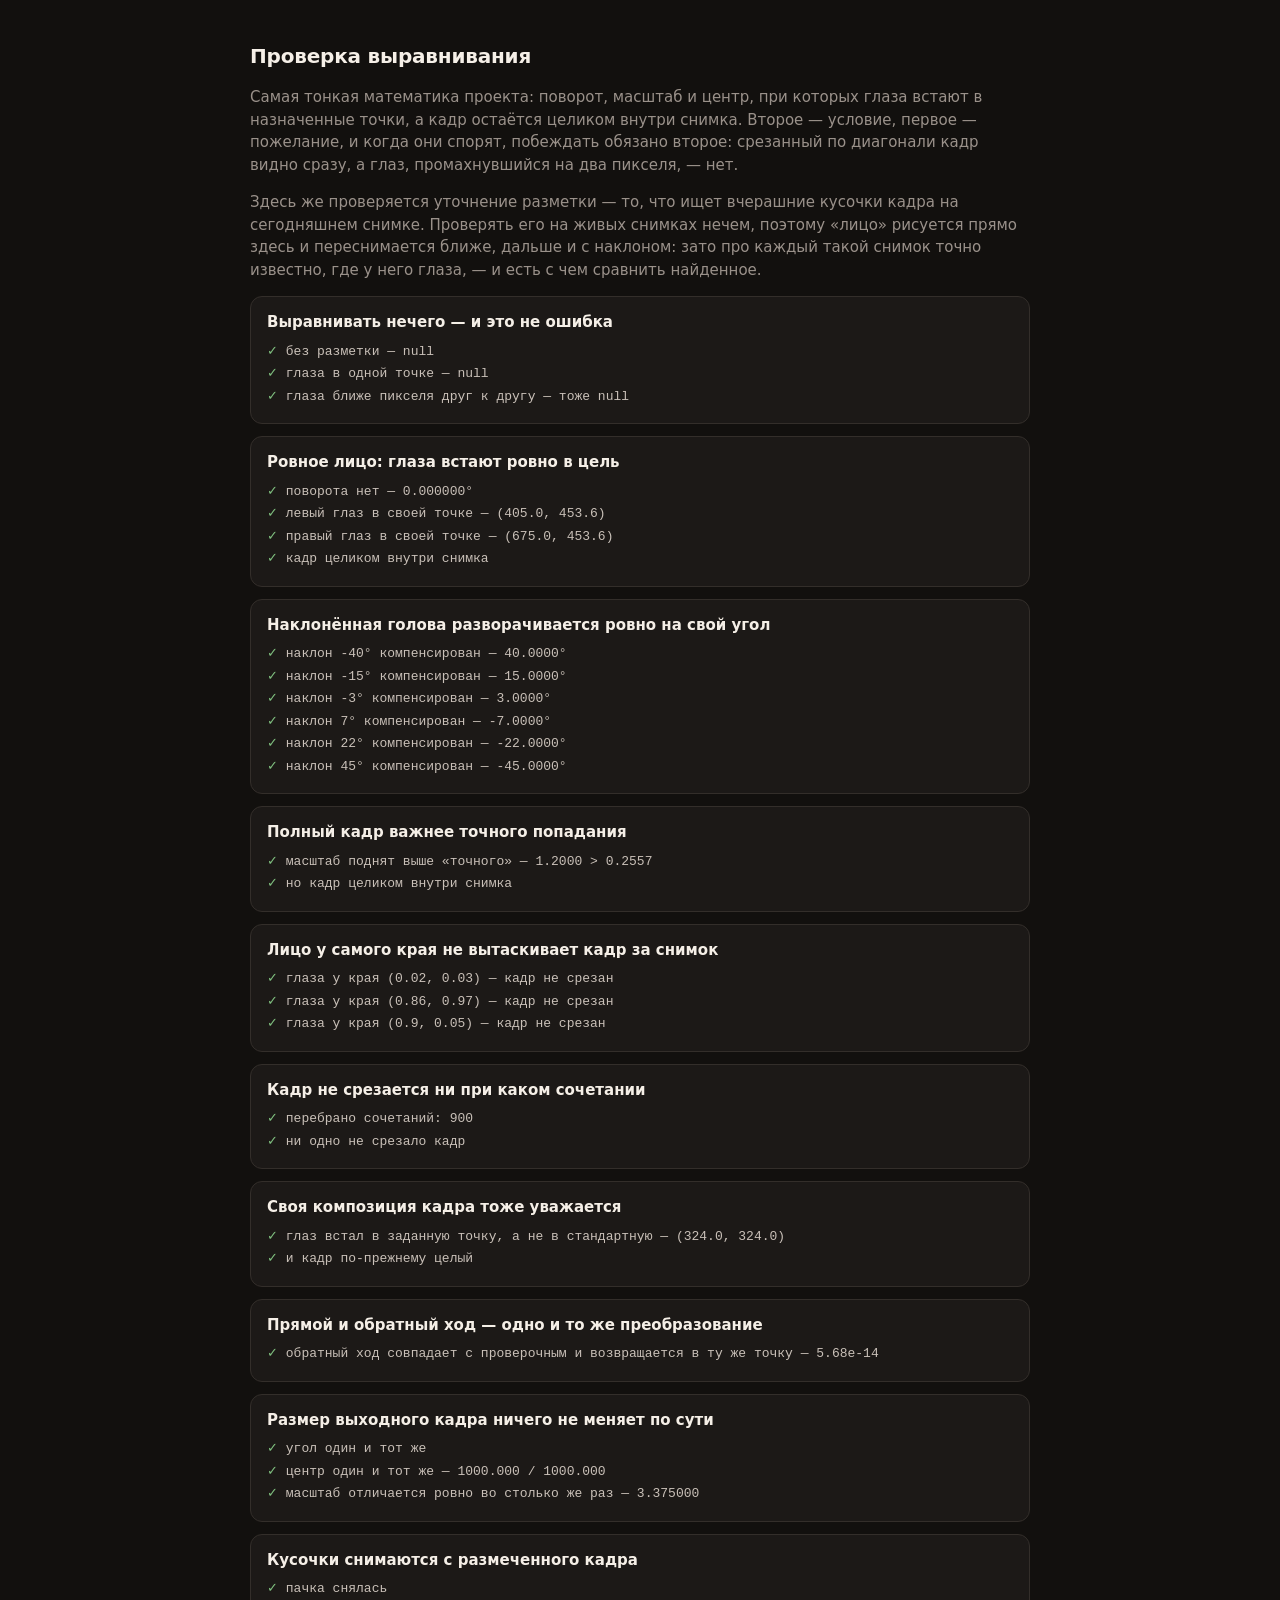
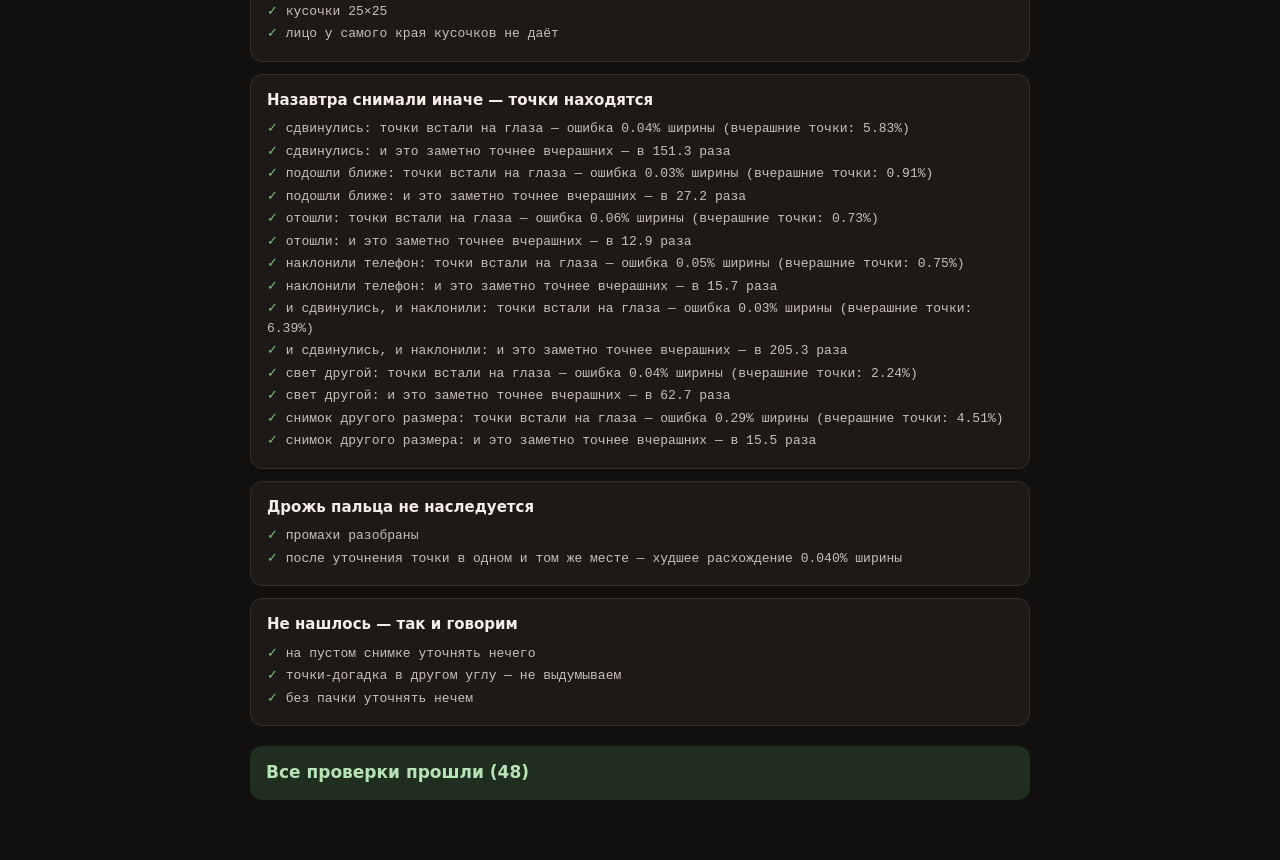
<file: tools/test-align.html>
<!doctype html>
<html lang="ru">
<head>
<meta charset="utf-8">
<title>Проверка выравнивания</title>
<link rel="stylesheet" href="test.css">
</head>
<body>
<h1>Проверка выравнивания</h1>
<p class="lead">Самая тонкая математика проекта: поворот, масштаб и центр, при
которых глаза встают в назначенные точки, а кадр остаётся целиком внутри
снимка. Второе — условие, первое — пожелание, и когда они спорят, побеждать
обязано второе: срезанный по диагонали кадр видно сразу, а глаз, промахнувшийся
на два пикселя, — нет.</p>
<p class="lead">Здесь же проверяется уточнение разметки — то, что ищет вчерашние
кусочки кадра на сегодняшнем снимке. Проверять его на живых снимках нечем,
поэтому «лицо» рисуется прямо здесь и переснимается ближе, дальше и с наклоном:
зато про каждый такой снимок точно известно, где у него глаза, — и есть с чем
сравнить найденное.</p>
<div id="out"></div>
<div id="summary"></div>

<script type="module">
import { fitTransform, DEFAULT_TARGET, PATCH,
         projectPoint, unprojectPoint, eyePatches, refineEyes } from '../src/align.js';
import { caseOf, check, run } from './harness.js';

// --- та же арифметика, что делает канвас ------------------------------------
// drawAligned ставит: translate(size/2) · rotate(angle) · scale · translate(-c).
// Значит точка снимка едет в кадр вот так, а угол кадра возвращается на снимок
// обратным ходом. Через эти две функции и проверяется всё остальное.

function project(t, p, size) {
  const dx = p.x - t.cx, dy = p.y - t.cy;
  const c = Math.cos(t.angle), s = Math.sin(t.angle);
  return { x: size / 2 + t.scale * (c * dx - s * dy),
           y: size / 2 + t.scale * (s * dx + c * dy) };
}

function unproject(t, q, size) {
  const ux = (q.x - size / 2) / t.scale, uy = (q.y - size / 2) / t.scale;
  const c = Math.cos(-t.angle), s = Math.sin(-t.angle);
  return { x: t.cx + (c * ux - s * uy), y: t.cy + (s * ux + c * uy) };
}

/** Лежит ли весь кадр внутри снимка — то самое «условие». */
function coversFrame(t, iw, ih, size, slack = 0.001) {
  const corners = [[0, 0], [size, 0], [size, size], [0, size]];
  for (const [x, y] of corners) {
    const p = unproject(t, { x, y }, size);
    if (p.x < -slack || p.y < -slack || p.x > iw + slack || p.y > ih + slack) {
      return { ok: false, at: [x, y], p };
    }
  }
  return { ok: true };
}

const near = (a, b, eps = 0.5) => Math.abs(a - b) <= eps;
const deg = r => r * 180 / Math.PI;

// --- поддельный снимок ------------------------------------------------------
// Уточнение ищет кусочки изображения, значит проверять его надо на изображении.
// Живой снимок для этого не годится: про него неизвестно, где у него глаза
// на самом деле, а весь смысл проверки — сравнить найденное с настоящим.
// Поэтому лицо рисуется здесь, и каждый «снимок» — это одно и то же лицо,
// положенное на кадр с другим сдвигом, масштабом и наклоном.

/** Одни и те же «случайные» точки при одном и том же seed. */
function rnd(seed) {
  let x = seed * 1103515245 + 12345;
  return () => {
    x = (x * 1103515245 + 12345) & 0x7fffffff;
    return x / 0x7fffffff;
  };
}

const EYE = { x: 0.17, y: -0.09 };   // глаз в координатах лица

function drawFace(w, h, { cx = 0.5, cy = 0.5, scale = 0.3, tilt = 0,
                          seed = 3, light = 1 } = {}) {
  const c = document.createElement('canvas');
  c.width = w; c.height = h;
  const ctx = c.getContext('2d');
  ctx.fillStyle = '#8d8f94';
  ctx.fillRect(0, 0, w, h);

  const unit = scale * Math.min(w, h);
  ctx.save();
  ctx.translate(cx * w, cy * h);
  ctx.rotate(tilt);
  ctx.scale(unit, unit);
  ctx.lineWidth = 0.012;

  // голова
  ctx.fillStyle = '#d9b79a';
  ctx.beginPath(); ctx.ellipse(0, 0, 0.52, 0.62, 0, 0, Math.PI * 2); ctx.fill();
  // волосы — крупное пятно сверху, чтобы у кадра был не только центр
  ctx.fillStyle = '#4a3526';
  ctx.beginPath(); ctx.ellipse(0, -0.42, 0.5, 0.3, 0, Math.PI, 0); ctx.fill();

  for (const s of [-1, 1]) {
    // бровь
    ctx.strokeStyle = '#5a4030';
    ctx.beginPath();
    ctx.moveTo(s * EYE.x - 0.1, EYE.y - 0.11);
    ctx.quadraticCurveTo(s * EYE.x, EYE.y - 0.15, s * EYE.x + 0.1, EYE.y - 0.1);
    ctx.stroke();
    // белок, радужка, блик — по ним и опознаётся глаз
    ctx.fillStyle = '#f7f4ef';
    ctx.beginPath(); ctx.ellipse(s * EYE.x, EYE.y, 0.085, 0.05, 0, 0, Math.PI * 2); ctx.fill();
    ctx.fillStyle = '#3b2a1d';
    ctx.beginPath(); ctx.arc(s * EYE.x, EYE.y, 0.036, 0, Math.PI * 2); ctx.fill();
    ctx.fillStyle = '#fff';
    ctx.beginPath(); ctx.arc(s * EYE.x - 0.012, EYE.y - 0.014, 0.011, 0, Math.PI * 2); ctx.fill();
  }

  // нос и рот
  ctx.strokeStyle = '#b78f72';
  ctx.beginPath(); ctx.moveTo(0, EYE.y + 0.04); ctx.lineTo(-0.03, 0.14); ctx.stroke();
  ctx.fillStyle = '#b05f5a';
  ctx.beginPath(); ctx.ellipse(0, 0.28, 0.13, 0.05, 0, 0, Math.PI * 2); ctx.fill();

  // крапины: без них однотонная кожа даёт сходство где угодно
  const next = rnd(seed);
  ctx.fillStyle = 'rgba(90,60,40,.35)';
  for (let i = 0; i < 260; i++) {
    const a = next() * Math.PI * 2, r = Math.sqrt(next()) * 0.6;
    ctx.beginPath();
    ctx.arc(Math.cos(a) * r, Math.sin(a) * r * 1.15, 0.004 + next() * 0.008, 0, Math.PI * 2);
    ctx.fill();
  }
  ctx.restore();

  // «другой свет» — то, из-за чего нельзя сравнивать яркости напрямую:
  // весь кадр умножается на серое и темнеет целиком.
  if (light !== 1) {
    const v = Math.round(light * 255);
    ctx.globalCompositeOperation = 'multiply';
    ctx.fillStyle = `rgb(${v},${v},${v})`;
    ctx.fillRect(0, 0, w, h);
    ctx.globalCompositeOperation = 'source-over';
  }

  const put = (x, y) => {
    const ca = Math.cos(tilt), sa = Math.sin(tilt);
    return { x: cx * w + unit * (ca * x - sa * y),
             y: cy * h + unit * (sa * x + ca * y) };
  };
  const L = put(-EYE.x, EYE.y), R = put(EYE.x, EYE.y);
  return { canvas: c, w, h,
           eyes: { lx: L.x / w, ly: L.y / h, rx: R.x / w, ry: R.y / h } };
}

/**
 * Насколько разметка разошлась с настоящей — худший из двух глаз, в долях
 * стороны снимка. Мера грубая (доли ширины и высоты складываются как есть),
 * но одинаковая для «до» и «после», а сравниваем мы именно их.
 */
function eyeError(a, b) {
  return Math.max(Math.hypot(a.lx - b.lx, a.ly - b.ly),
                  Math.hypot(a.rx - b.rx, a.ry - b.ry));
}

// --- прогон -----------------------------------------------------------------
run(() => {
  const SIZE = 1080;

  caseOf('Выравнивать нечего — и это не ошибка');
  check('без разметки — null', fitTransform(2000, 1500, SIZE, null) === null);
  check('глаза в одной точке — null',
    fitTransform(2000, 1500, SIZE, { lx: 0.5, ly: 0.5, rx: 0.5, ry: 0.5 }) === null);
  check('глаза ближе пикселя друг к другу — тоже null',
    fitTransform(2000, 1500, SIZE, { lx: 0.5, ly: 0.5, rx: 0.5004, ry: 0.5 }) === null);

  caseOf('Ровное лицо: глаза встают ровно в цель');
  const iw = 2000, ih = 2000;
  const eyes = { lx: 0.42, ly: 0.45, rx: 0.58, ry: 0.45 };
  const t = fitTransform(iw, ih, SIZE, eyes);
  check('поворота нет', near(deg(t.angle), 0, 1e-6), `${deg(t.angle).toFixed(6)}°`);
  const gotL = project(t, { x: eyes.lx * iw, y: eyes.ly * ih }, SIZE);
  const gotR = project(t, { x: eyes.rx * iw, y: eyes.ry * ih }, SIZE);
  check('левый глаз в своей точке',
    near(gotL.x, DEFAULT_TARGET.lx * SIZE) && near(gotL.y, DEFAULT_TARGET.ly * SIZE),
    `(${gotL.x.toFixed(1)}, ${gotL.y.toFixed(1)})`);
  check('правый глаз в своей точке',
    near(gotR.x, DEFAULT_TARGET.rx * SIZE) && near(gotR.y, DEFAULT_TARGET.ry * SIZE),
    `(${gotR.x.toFixed(1)}, ${gotR.y.toFixed(1)})`);
  check('кадр целиком внутри снимка', coversFrame(t, iw, ih, SIZE).ok);

  caseOf('Наклонённая голова разворачивается ровно на свой угол');
  for (const tilt of [-40, -15, -3, 7, 22, 45]) {
    const a = tilt * Math.PI / 180;
    const half = 0.08;
    const e = {
      lx: 0.5 - half * Math.cos(a), ly: 0.5 - half * Math.sin(a),
      rx: 0.5 + half * Math.cos(a), ry: 0.5 + half * Math.sin(a),
    };
    const tr = fitTransform(2000, 2000, SIZE, e);
    // Цель горизонтальная, значит кадр обязан повернуться ровно на -наклон.
    check(`наклон ${tilt}° компенсирован`, near(deg(tr.angle), -tilt, 1e-6),
      `${deg(tr.angle).toFixed(4)}°`);
  }

  caseOf('Полный кадр важнее точного попадания');
  // Глаза широко расставлены и у самого края: точное попадание потребовало бы
  // масштаба, при котором кадру не хватит снимка.
  const wide = { lx: 0.06, ly: 0.5, rx: 0.94, ry: 0.5 };
  const tw = fitTransform(1200, 900, SIZE, wide);
  const dstDist = (DEFAULT_TARGET.rx - DEFAULT_TARGET.lx) * SIZE;
  const srcDist = (wide.rx - wide.lx) * 1200;
  check('масштаб поднят выше «точного»', tw.scale > dstDist / srcDist,
    `${tw.scale.toFixed(4)} > ${(dstDist / srcDist).toFixed(4)}`);
  check('но кадр целиком внутри снимка', coversFrame(tw, 1200, 900, SIZE).ok);

  caseOf('Лицо у самого края не вытаскивает кадр за снимок');
  for (const e of [
    { lx: 0.02, ly: 0.03, rx: 0.14, ry: 0.03 },      // левый верхний угол
    { lx: 0.86, ly: 0.97, rx: 0.98, ry: 0.97 },      // правый нижний
    { lx: 0.90, ly: 0.05, rx: 0.98, ry: 0.12 },      // угол и наклон
  ]) {
    const te = fitTransform(1600, 1200, SIZE, e);
    const cover = coversFrame(te, 1600, 1200, SIZE);
    check(`глаза у края (${e.lx}, ${e.ly}) — кадр не срезан`, cover.ok,
      cover.ok ? '' : `угол ${JSON.stringify(cover.at)} → ${JSON.stringify(cover.p)}`);
  }

  caseOf('Кадр не срезается ни при каком сочетании');
  // Перебор вместо трёх удачно подобранных случаев: срезанный угол — та ошибка,
  // которую замечают уже в готовом видео, когда переснять нельзя.
  let tried = 0, broke = null;
  for (const [w, h] of [[1200, 1600], [1600, 1200], [1000, 1000], [2560, 1440]]) {
    for (const tilt of [-50, -25, 0, 18, 44]) {
      for (const cx of [0.12, 0.35, 0.5, 0.72, 0.9]) {
        for (const cy of [0.1, 0.5, 0.88]) {
          for (const halfEye of [0.03, 0.09, 0.3]) {
            const a = tilt * Math.PI / 180;
            const e = {
              lx: cx - halfEye * Math.cos(a), ly: cy - halfEye * Math.sin(a),
              rx: cx + halfEye * Math.cos(a), ry: cy + halfEye * Math.sin(a),
            };
            const tt = fitTransform(w, h, SIZE, e);
            if (!tt) continue;
            tried++;
            const cover = coversFrame(tt, w, h, SIZE);
            if (!cover.ok && !broke) broke = { w, h, tilt, cx, cy, halfEye, cover };
          }
        }
      }
    }
  }
  check(`перебрано сочетаний: ${tried}`, tried > 500);
  check('ни одно не срезало кадр', !broke, broke ? JSON.stringify(broke) : '');

  caseOf('Своя композиция кадра тоже уважается');
  const high = { lx: 0.3, ly: 0.3, rx: 0.7, ry: 0.3 };   // глаза выше и шире
  const th = fitTransform(2000, 2000, SIZE, eyes, high);
  const hL = project(th, { x: eyes.lx * 2000, y: eyes.ly * 2000 }, SIZE);
  check('глаз встал в заданную точку, а не в стандартную',
    near(hL.x, high.lx * SIZE) && near(hL.y, high.ly * SIZE),
    `(${hL.x.toFixed(1)}, ${hL.y.toFixed(1)})`);
  check('и кадр по-прежнему целый', coversFrame(th, 2000, 2000, SIZE).ok);

  caseOf('Прямой и обратный ход — одно и то же преобразование');
  // Внутри align.js та же арифметика, что и в project/unproject выше; если она
  // разойдётся, уточнение начнёт возвращать точки не туда, и молча.
  const tp = fitTransform(1600, 1200, SIZE, { lx: 0.4, ly: 0.4, rx: 0.6, ry: 0.44 });
  let worstRound = 0;
  for (const [x, y] of [[0, 0], [SIZE, 0], [SIZE / 3, SIZE], [640, 210]]) {
    const mine = unproject(tp, { x, y }, SIZE);
    const theirs = unprojectPoint(tp, SIZE, x, y);
    worstRound = Math.max(worstRound, Math.hypot(mine.x - theirs.x, mine.y - theirs.y));
    const back = projectPoint(tp, SIZE, theirs.x, theirs.y);
    worstRound = Math.max(worstRound, Math.hypot(back.x - x, back.y - y));
  }
  check('обратный ход совпадает с проверочным и возвращается в ту же точку',
    worstRound < 1e-6, worstRound.toExponential(2));

  caseOf('Размер выходного кадра ничего не меняет по сути');
  const small = fitTransform(2000, 2000, 320, eyes);
  const big = fitTransform(2000, 2000, 1080, eyes);
  check('угол один и тот же', near(small.angle, big.angle, 1e-9));
  check('центр один и тот же', near(small.cx, big.cx, 1e-6) && near(small.cy, big.cy, 1e-6),
    `${small.cx.toFixed(3)} / ${big.cx.toFixed(3)}`);
  check('масштаб отличается ровно во столько же раз',
    near(big.scale / small.scale, 1080 / 320, 1e-9),
    (big.scale / small.scale).toFixed(6));

  // --- уточнение разметки ---------------------------------------------------

  caseOf('Кусочки снимаются с размеченного кадра');
  const day1 = drawFace(1200, 1600, { cx: 0.5, cy: 0.45, scale: 0.30, tilt: 0 });
  const pack = eyePatches(day1.canvas, day1.w, day1.h, day1.eyes);
  const side = PATCH.radius * 2 + 1;
  check('пачка снялась', Boolean(pack));
  check(`кусочки ${side}×${side}`,
    pack.l.length === side * side && pack.r.length === side * side);
  check('лицо у самого края кусочков не даёт', (() => {
    const edgy = drawFace(1200, 1600, { cx: 0.06, cy: 0.06, scale: 0.30, tilt: 0 });
    return eyePatches(edgy.canvas, edgy.w, edgy.h, edgy.eyes) === null;
  })());

  caseOf('Назавтра снимали иначе — точки находятся');
  // Каждый случай — то, что бывает на самом деле: подошли ближе, наклонили
  // телефон, сняли у окна. Вчерашние точки при этом заведомо не там, где надо.
  for (const shot of [
    ['сдвинулись',          { cx: 0.55, cy: 0.42, scale: 0.30, tilt: 0 }],
    ['подошли ближе',       { cx: 0.5,  cy: 0.45, scale: 0.35, tilt: 0 }],
    ['отошли',              { cx: 0.5,  cy: 0.45, scale: 0.26, tilt: 0 }],
    ['наклонили телефон',   { cx: 0.5,  cy: 0.45, scale: 0.30, tilt: 9 * Math.PI / 180 }],
    ['и сдвинулись, и наклонили',
                            { cx: 0.46, cy: 0.49, scale: 0.32, tilt: -7 * Math.PI / 180 }],
    ['свет другой',         { cx: 0.52, cy: 0.46, scale: 0.30, tilt: 0, light: 0.55 }],
    ['снимок другого размера',
                            { w: 1600, h: 1200, cx: 0.5, cy: 0.5, scale: 0.30, tilt: 0 }],
  ]) {
    const [label, opts] = shot;
    const day2 = drawFace(opts.w || 1200, opts.h || 1600, opts);
    const got = refineEyes(pack, { src: day2.canvas, w: day2.w, h: day2.h,
                                   eyes: day1.eyes });
    if (!got) { check(label, false, 'уточнение отказалось'); continue; }
    // Меряем в долях снимка — в них же лежит и разметка.
    const guessErr = eyeError(day1.eyes, day2.eyes);
    const gotErr = eyeError(got, day2.eyes);
    check(`${label}: точки встали на глаза`, gotErr < 0.004,
      `ошибка ${(gotErr * 100).toFixed(2)}% ширины (вчерашние точки: ${(guessErr * 100).toFixed(2)}%)`);
    check(`${label}: и это заметно точнее вчерашних`, gotErr < guessErr / 3,
      `в ${(guessErr / gotErr).toFixed(1)} раза`);
  }

  caseOf('Дрожь пальца не наследуется');
  // Тот самый случай, ради которого всё и затевалось: снимок один и тот же,
  // но вчера в глаз промахнулись. Уточнение обязано вернуть точки на глаза,
  // а не повторить вчерашний промах.
  const same = drawFace(1200, 1600, { cx: 0.5, cy: 0.45, scale: 0.30, tilt: 0, seed: 7 });
  let worstShake = 0, shakes = 0;
  for (const [dx, dy] of [[0.004, 0], [-0.004, 0.003], [0, -0.005], [0.006, 0.004]]) {
    const shaken = { lx: same.eyes.lx + dx, ly: same.eyes.ly + dy,
                     rx: same.eyes.rx + dx, ry: same.eyes.ry + dy };
    const packSame = eyePatches(same.canvas, same.w, same.h, same.eyes);
    const got = refineEyes(packSame, { src: same.canvas, w: same.w, h: same.h,
                                       eyes: shaken });
    if (!got) continue;
    shakes++;
    worstShake = Math.max(worstShake, eyeError(got, same.eyes));
  }
  check('промахи разобраны', shakes === 4);
  check('после уточнения точки в одном и том же месте', worstShake < 0.0015,
    `худшее расхождение ${(worstShake * 100).toFixed(3)}% ширины`);

  caseOf('Не нашлось — так и говорим');
  const other = document.createElement('canvas');
  other.width = 1200; other.height = 1600;
  const octx = other.getContext('2d');
  octx.fillStyle = '#777'; octx.fillRect(0, 0, 1200, 1600);
  check('на пустом снимке уточнять нечего',
    refineEyes(pack, { src: other, w: 1200, h: 1600, eyes: day1.eyes }) === null);

  const far = drawFace(1200, 1600, { cx: 0.5, cy: 0.45, scale: 0.30, tilt: 0 });
  const wayOff = { lx: 0.10, ly: 0.80, rx: 0.26, ry: 0.80 };
  check('точки-догадка в другом углу — не выдумываем',
    refineEyes(pack, { src: far.canvas, w: far.w, h: far.h, eyes: wayOff }) === null);

  check('без пачки уточнять нечем',
    refineEyes(null, { src: far.canvas, w: far.w, h: far.h, eyes: day1.eyes }) === null);

});
</script>
</body>
</html>
</file>
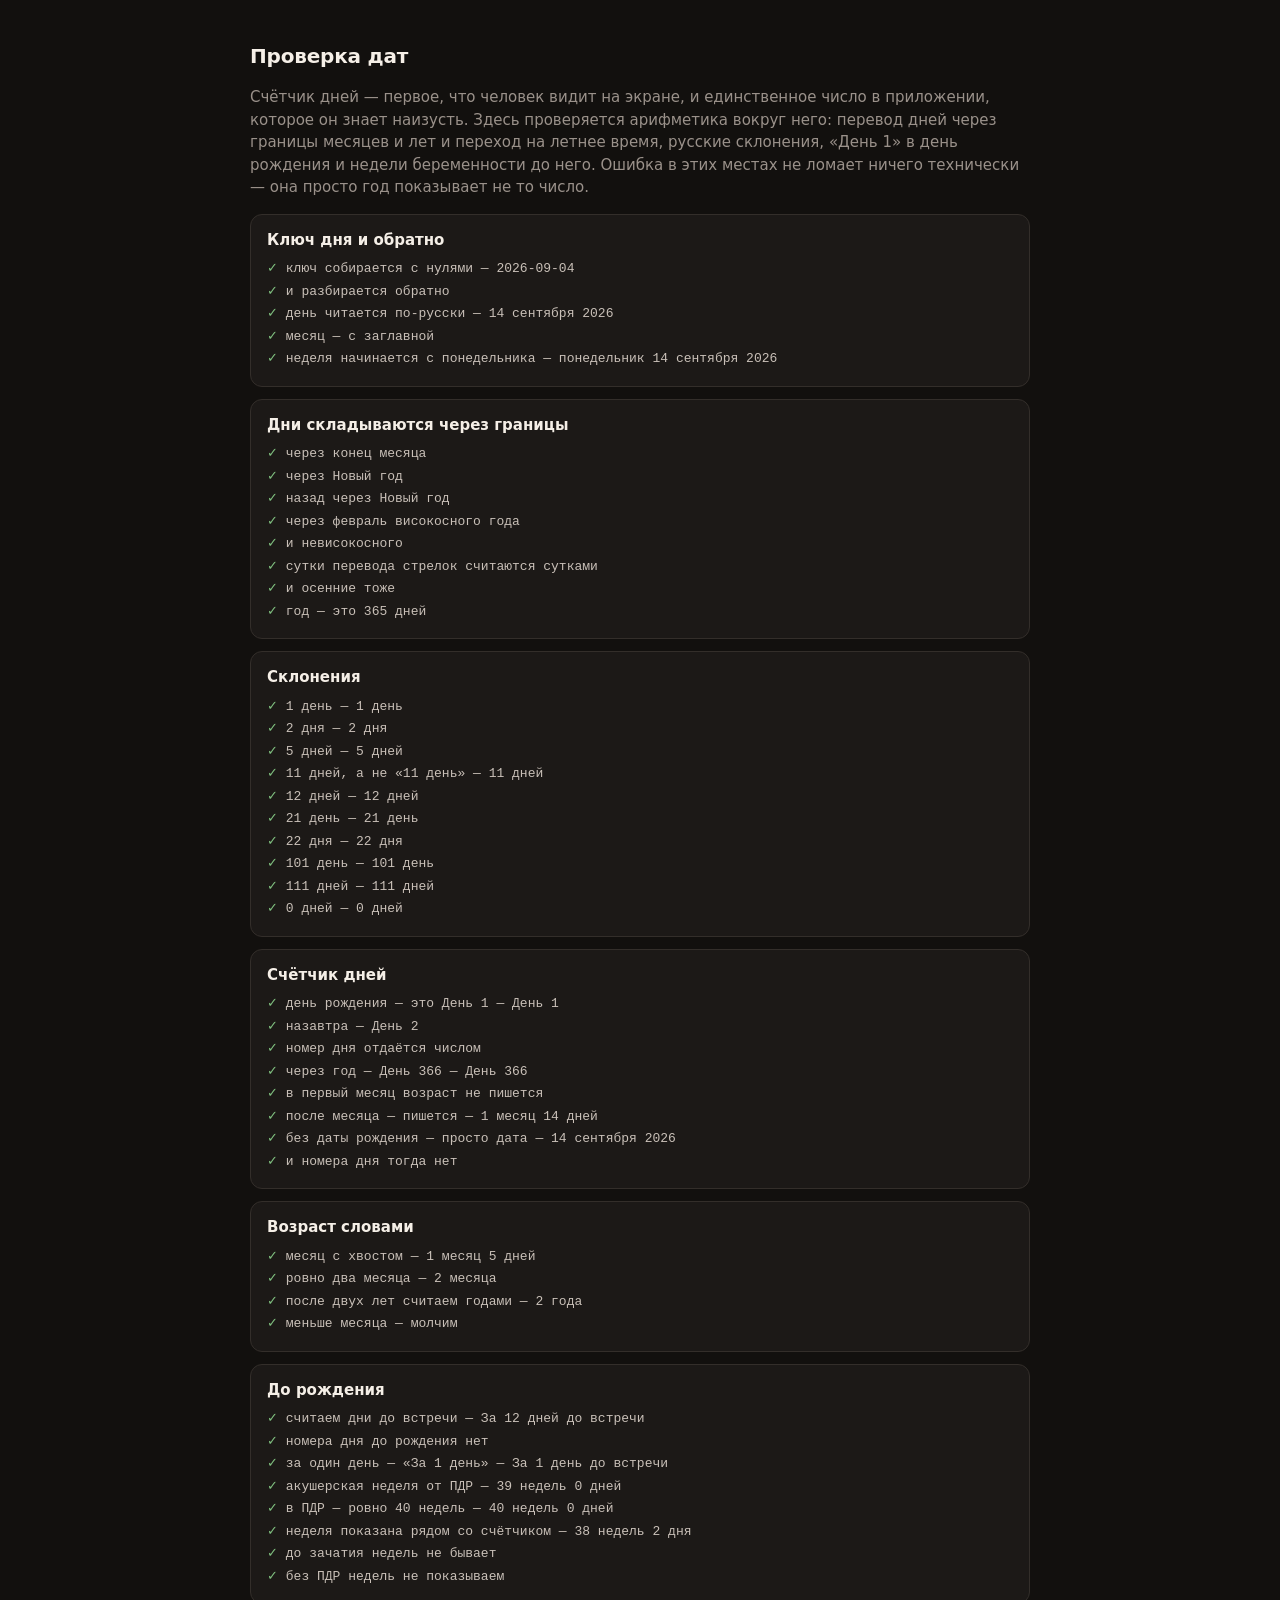
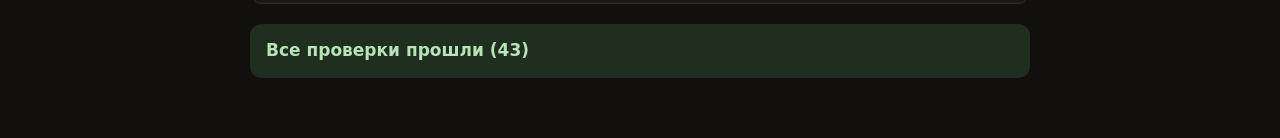
<file: tools/test-dates.html>
<!doctype html>
<html lang="ru">
<head>
<meta charset="utf-8">
<title>Проверка дат</title>
<link rel="stylesheet" href="test.css">
</head>
<body>
<h1>Проверка дат</h1>
<p class="lead">Счётчик дней — первое, что человек видит на экране, и
единственное число в приложении, которое он знает наизусть. Здесь проверяется
арифметика вокруг него: перевод дней через границы месяцев и лет и переход
на летнее время, русские склонения, «День 1» в день рождения и недели
беременности до него. Ошибка в этих местах не ломает ничего технически —
она просто год показывает не то число.</p>
<div id="out"></div>
<div id="summary"></div>

<script type="module">
import * as D from '../src/dates.js';
import { caseOf, check, run } from './harness.js';

run(async () => {
  caseOf('Ключ дня и обратно');
  check('ключ собирается с нулями', D.toKey(new Date(2026, 8, 4)) === '2026-09-04',
    D.toKey(new Date(2026, 8, 4)));
  check('и разбирается обратно', D.toKey(D.fromKey('2026-01-31')) === '2026-01-31');
  check('день читается по-русски', D.formatLong('2026-09-14') === '14 сентября 2026',
    D.formatLong('2026-09-14'));
  check('месяц — с заглавной', D.formatMonth(2026, 0) === 'Январь 2026');
  check('неделя начинается с понедельника',
    D.weekdayMon0(D.fromKey('2026-09-14')) === 0, 'понедельник 14 сентября 2026');

  caseOf('Дни складываются через границы');
  check('через конец месяца', D.addDays('2026-09-30', 1) === '2026-10-01');
  check('через Новый год', D.addDays('2026-12-31', 1) === '2027-01-01');
  check('назад через Новый год', D.addDays('2027-01-01', -1) === '2026-12-31');
  check('через февраль високосного года', D.addDays('2028-02-28', 1) === '2028-02-29');
  check('и невисокосного', D.addDays('2026-02-28', 1) === '2026-03-01');
  // Переход на летнее время — сутки в 23 или 25 часов. Деление на 86 400 000
  // без округления даёт здесь 0,96 дня, то есть «тот же день»: счётчик замер
  // бы на сутки. В России перевода стрелок нет, но приложение открывают и в
  // Европе, а календарь на день ошибиться не имеет права.
  check('сутки перевода стрелок считаются сутками',
    D.diffDays('2026-03-28', '2026-03-29') === 1);
  check('и осенние тоже', D.diffDays('2026-10-24', '2026-10-25') === 1);
  check('год — это 365 дней', D.diffDays('2026-01-01', '2027-01-01') === 365);

  caseOf('Склонения');
  const day = n => `${n} ${D.plural(n, 'день', 'дня', 'дней')}`;
  check('1 день', day(1) === '1 день', day(1));
  check('2 дня', day(2) === '2 дня', day(2));
  check('5 дней', day(5) === '5 дней', day(5));
  check('11 дней, а не «11 день»', day(11) === '11 дней', day(11));
  check('12 дней', day(12) === '12 дней', day(12));
  check('21 день', day(21) === '21 день', day(21));
  check('22 дня', day(22) === '22 дня', day(22));
  check('101 день', day(101) === '101 день', day(101));
  check('111 дней', day(111) === '111 дней', day(111));
  check('0 дней', day(0) === '0 дней', day(0));

  caseOf('Счётчик дней');
  const born = { birthDate: '2026-09-01', dueDate: null };
  check('день рождения — это День 1',
    D.dayLabel('2026-09-01', born).label === 'День 1',
    D.dayLabel('2026-09-01', born).label);
  check('назавтра — День 2', D.dayLabel('2026-09-02', born).label === 'День 2');
  check('номер дня отдаётся числом', D.dayLabel('2026-09-02', born).dayNumber === 2);
  check('через год — День 366', D.dayLabel('2027-09-01', born).label === 'День 366',
    D.dayLabel('2027-09-01', born).label);
  check('в первый месяц возраст не пишется', D.dayLabel('2026-09-20', born).sub === '');
  check('после месяца — пишется', D.dayLabel('2026-10-15', born).sub !== '',
    D.dayLabel('2026-10-15', born).sub);
  check('без даты рождения — просто дата',
    D.dayLabel('2026-09-14', {}).label === '14 сентября 2026',
    D.dayLabel('2026-09-14', {}).label);
  check('и номера дня тогда нет', D.dayLabel('2026-09-14', {}).dayNumber === null);

  caseOf('Возраст словами');
  check('месяц с хвостом', D.ageText(35) === '1 месяц 5 дней', D.ageText(35));
  check('ровно два месяца', /^2 месяца/.test(D.ageText(61)), D.ageText(61));
  check('после двух лет считаем годами', /года|лет|год/.test(D.ageText(800)), D.ageText(800));
  check('меньше месяца — молчим', D.ageText(20) === '');

  caseOf('До рождения');
  const waiting = { birthDate: '2026-09-01', dueDate: '2026-09-01' };
  const before = D.dayLabel('2026-08-20', waiting);
  check('считаем дни до встречи', before.label === 'За 12 дней до встречи', before.label);
  check('номера дня до рождения нет', before.dayNumber === null);
  check('за один день — «За 1 день»',
    D.dayLabel('2026-08-31', waiting).label === 'За 1 день до встречи',
    D.dayLabel('2026-08-31', waiting).label);
  check('акушерская неделя от ПДР',
    D.gestationText('2026-08-25', '2026-09-01') === '39 недель 0 дней',
    D.gestationText('2026-08-25', '2026-09-01'));
  check('в ПДР — ровно 40 недель',
    D.gestationText('2026-09-01', '2026-09-01') === '40 недель 0 дней',
    D.gestationText('2026-09-01', '2026-09-01'));
  check('неделя показана рядом со счётчиком', before.sub !== '', before.sub);
  check('до зачатия недель не бывает',
    D.gestationText('2025-09-01', '2026-09-01') === '',
    D.gestationText('2025-09-01', '2026-09-01'));
  check('без ПДР недель не показываем',
    D.dayLabel('2026-08-20', { birthDate: '2026-09-01' }).sub === '');
});
</script>
</body>
</html>
</file>
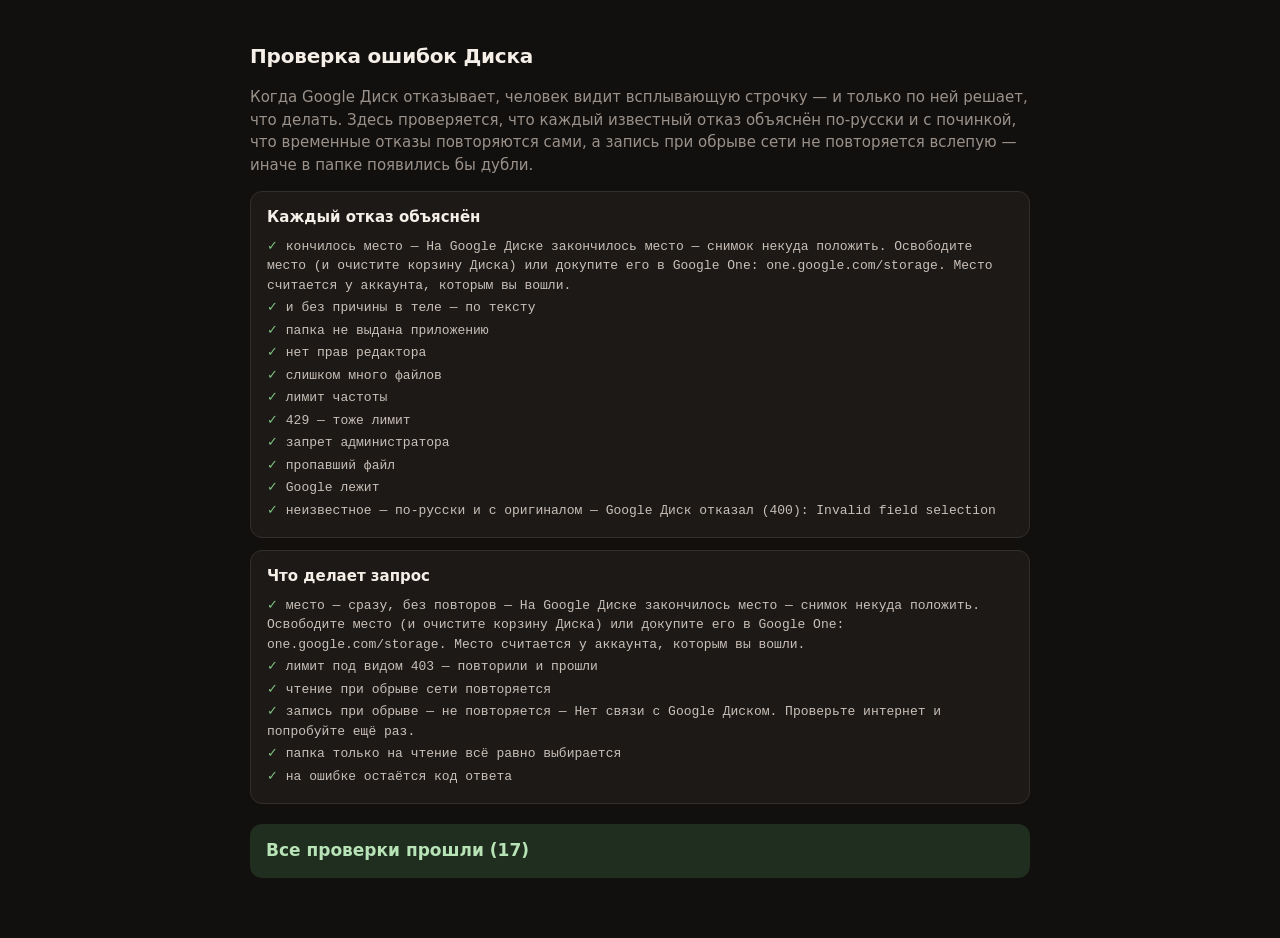
<file: tools/test-drive.html>
<!doctype html>
<html lang="ru">
<head>
<meta charset="utf-8">
<title>Проверка ошибок Диска</title>
<link rel="stylesheet" href="test.css">
</head>
<body>
<h1>Проверка ошибок Диска</h1>
<p class="lead">Когда Google Диск отказывает, человек видит всплывающую
строчку — и только по ней решает, что делать. Здесь проверяется, что каждый
известный отказ объяснён по-русски и с починкой, что временные отказы
повторяются сами, а запись при обрыве сети не повторяется вслепую —
иначе в папке появились бы дубли.</p>
<div id="out"></div>
<div id="summary"></div>

<script type="module">
import { createDrive, explainDriveError } from '../src/drive.js';
import { caseOf, check, run } from './harness.js';

/** Ответ Google в том виде, в каком он приходит на отказ. */
const reply = (status, reason, message = '') => ({
  ok: false, status,
  json: async () => ({ error: { message, errors: reason ? [{ reason }] : [] } }),
});
const good = body => ({ ok: true, status: 200, json: async () => body });

/** Диск, который отвечает по очереди из списка и считает запросы. */
function driveWith(replies) {
  let calls = 0;
  const drive = createDrive({
    getToken: async () => 'token',
    fetchImpl: async () => {
      const r = replies[Math.min(calls++, replies.length - 1)];
      if (r instanceof Error) throw r;
      return r;
    },
  });
  return { drive, calls: () => calls };
}

async function failure(p) {
  try { await p; return null; } catch (e) { return e.message; }
}

run(async () => {
  caseOf('Каждый отказ объяснён');
  const quota = explainDriveError(403, 'storageQuotaExceeded',
    "The user's Drive storage quota has been exceeded.");
  check('кончилось место', /закончилось место/.test(quota) && /Google One/.test(quota), quota);
  check('и без причины в теле — по тексту', /закончилось место/.test(
    explainDriveError(403, '', "The user's Drive storage quota has been exceeded.")));
  check('папка не выдана приложению', /Доступные мне/.test(explainDriveError(403,
    'appNotAuthorizedToFile', 'The user has not granted the app 123 write access')));
  check('нет прав редактора', /права редактора/.test(
    explainDriveError(403, 'insufficientFilePermissions')));
  check('слишком много файлов', /слишком много файлов/.test(
    explainDriveError(403, 'activeItemCreationLimitExceeded')));
  check('лимит частоты', /передохнуть/.test(explainDriveError(403, 'userRateLimitExceeded')));
  check('429 — тоже лимит', /передохнуть/.test(explainDriveError(429)));
  check('запрет администратора', /Администратор/.test(explainDriveError(403, 'domainPolicy')));
  check('пропавший файл', /пропали/.test(explainDriveError(404, 'notFound')));
  check('Google лежит', /не отвечает/.test(explainDriveError(503)));
  const odd = explainDriveError(400, 'badRequest', 'Invalid field selection');
  check('неизвестное — по-русски и с оригиналом',
    /^Google Диск отказал \(400\)/.test(odd) && /Invalid field/.test(odd), odd);

  caseOf('Что делает запрос');
  let t = driveWith([reply(403, 'storageQuotaExceeded', 'quota has been exceeded')]);
  let msg = await failure(t.drive.createRoot('Альбом'));
  check('место — сразу, без повторов', t.calls() === 1 && /закончилось место/.test(msg), msg);

  t = driveWith([reply(403, 'userRateLimitExceeded'), good({ id: 'x' })]);
  const root = await t.drive.createRoot('Альбом');
  check('лимит под видом 403 — повторили и прошли', root.id === 'x' && t.calls() === 2);

  t = driveWith([new TypeError('Load failed'), good({ id: 'r', trashed: false })]);
  const found = await t.drive.getFolder('r');
  check('чтение при обрыве сети повторяется', found && found.id === 'r' && t.calls() === 2);

  t = driveWith([new TypeError('Load failed'), good({ id: 'dup' })]);
  msg = await failure(t.drive.createRoot('Альбом'));
  check('запись при обрыве — не повторяется', t.calls() === 1 && /Нет связи/.test(msg), msg);

  // Чужую папку, открытую только на чтение, пометить нельзя, но открыть
  // её человек всё равно должен. Решается это по коду ответа, а не по тексту —
  // текст теперь человеческий и может меняться.
  t = driveWith([reply(403, 'insufficientFilePermissions')]);
  const adopted = await t.drive.adoptRoot('shared');
  check('папка только на чтение всё равно выбирается', adopted === 'shared');
  t = driveWith([reply(403, 'storageQuotaExceeded')]);
  const e403 = await t.drive.createRoot('Альбом').catch(e => e);
  check('на ошибке остаётся код ответа', e403.status === 403);
});
</script>
</body>
</html>
</file>
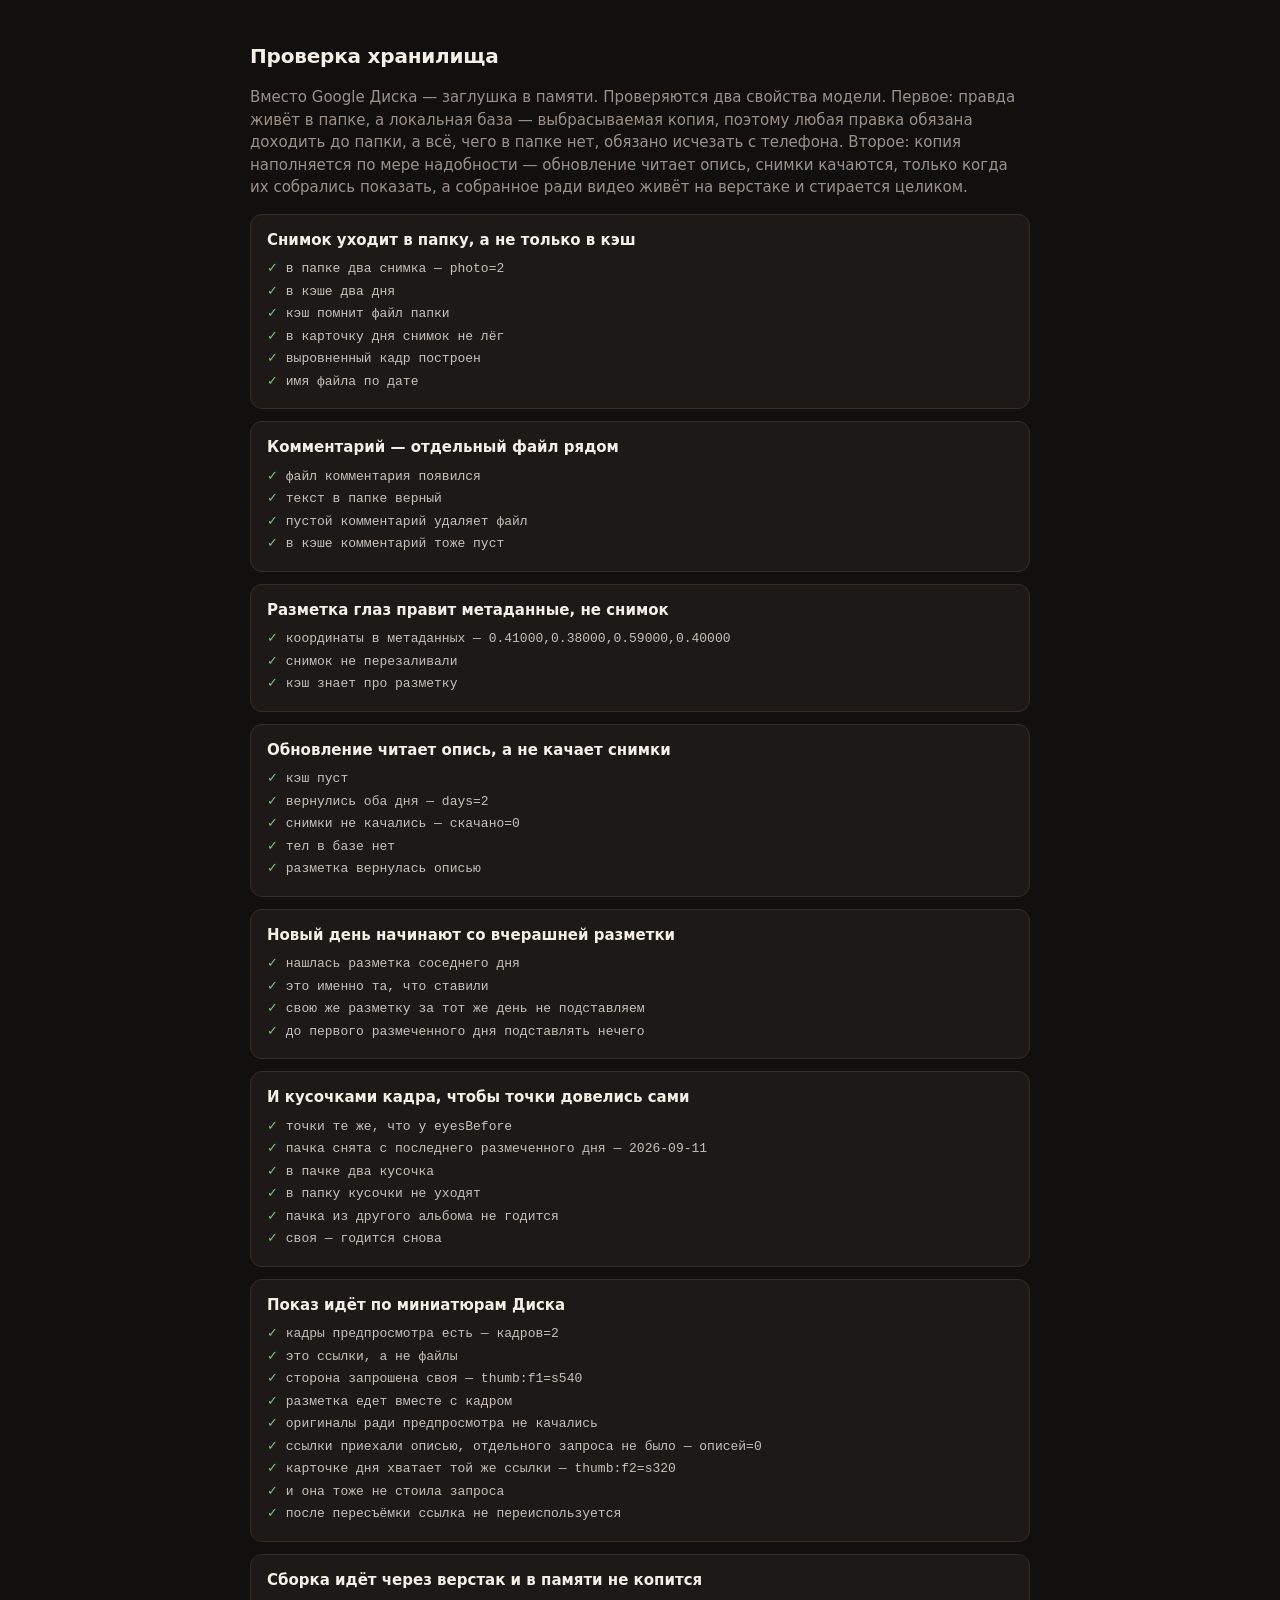
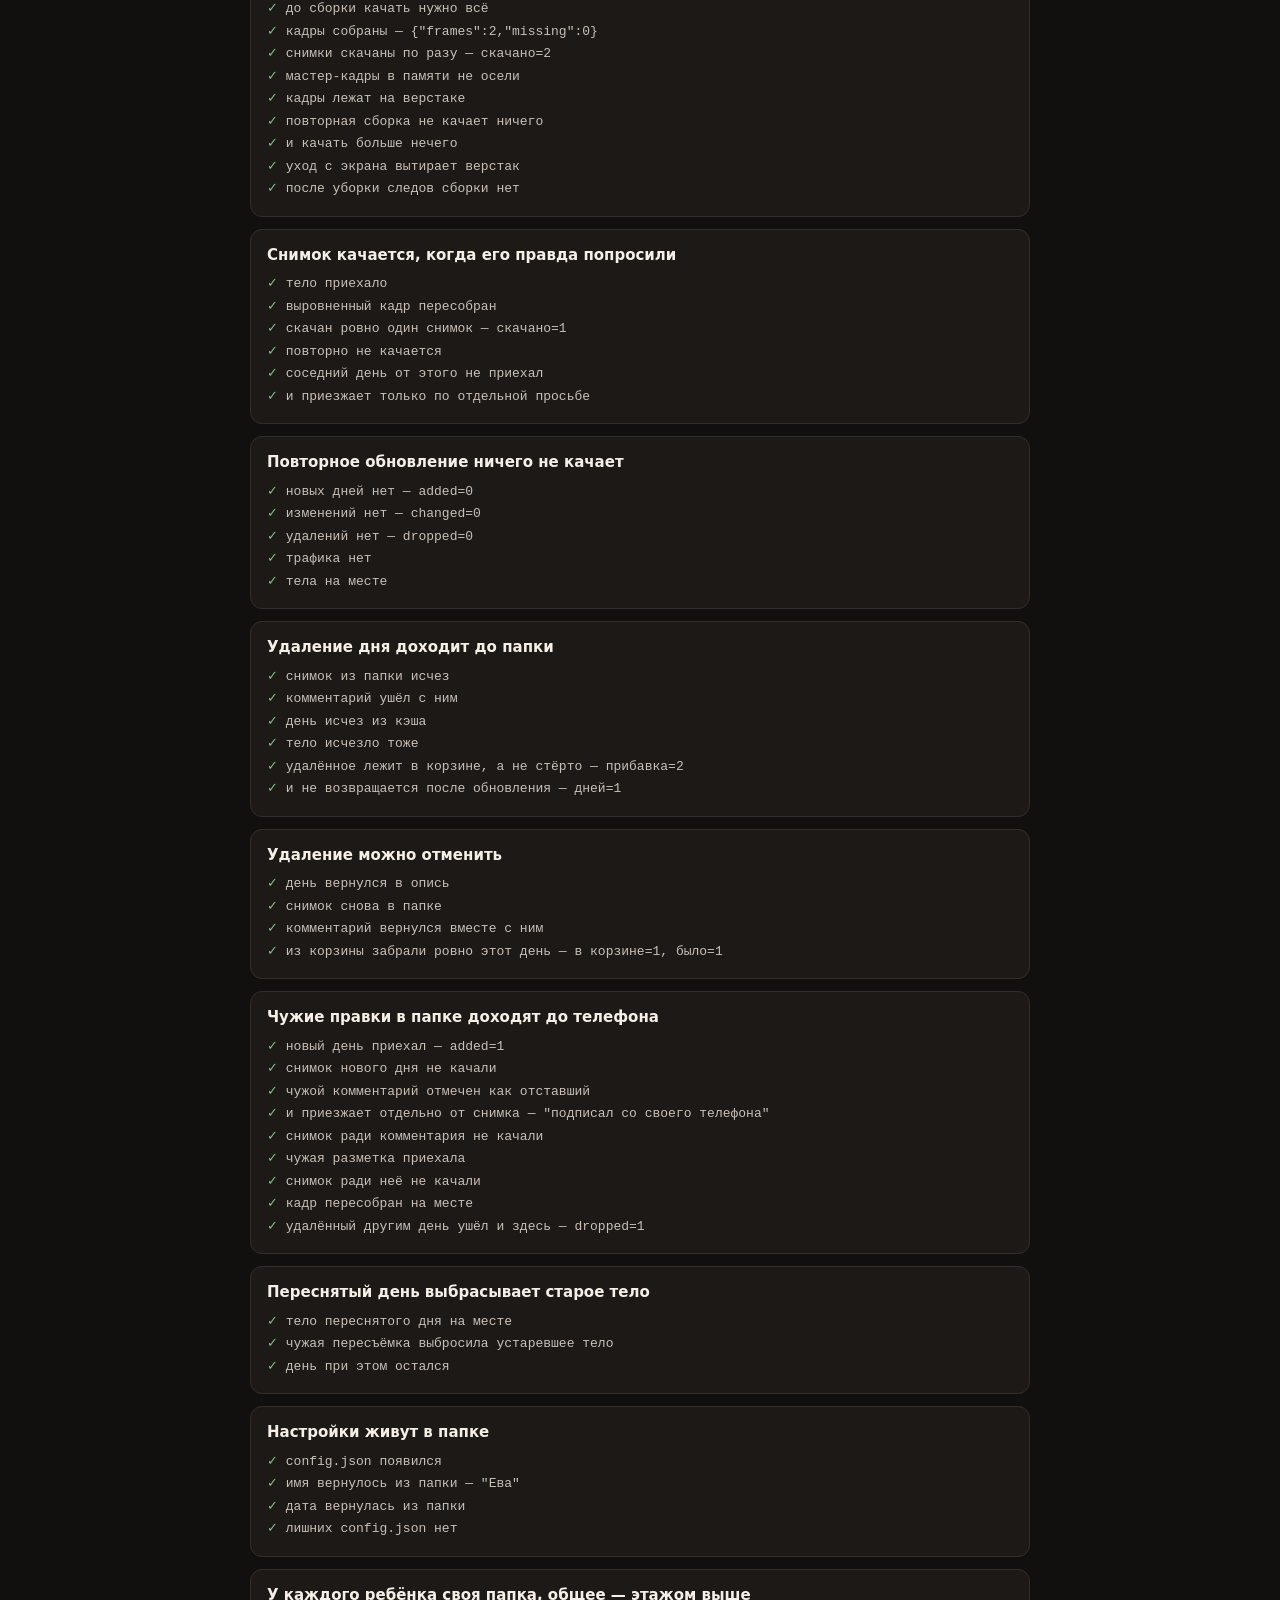
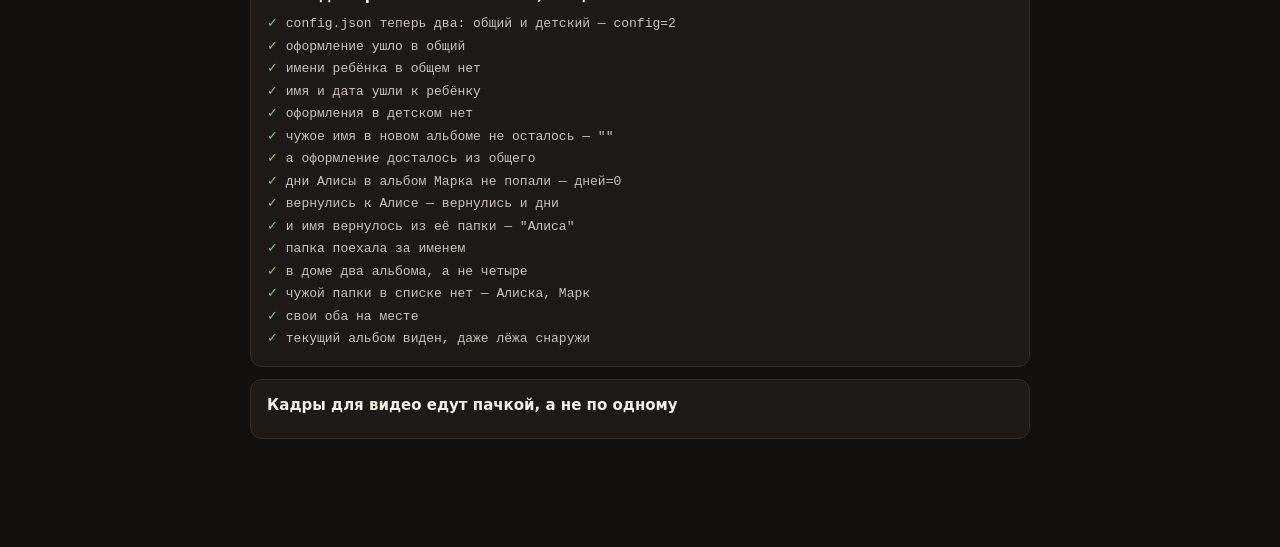
<file: tools/test-store.html>
<!doctype html>
<html lang="ru">
<head>
<meta charset="utf-8">
<title>Проверка хранилища</title>
<link rel="stylesheet" href="test.css">
</head>
<body>
<h1>Проверка хранилища</h1>
<p class="lead">Вместо Google Диска — заглушка в памяти. Проверяются два
свойства модели. Первое: правда живёт в папке, а локальная база —
выбрасываемая копия, поэтому любая правка обязана доходить до папки, а всё,
чего в папке нет, обязано исчезать с телефона. Второе: копия наполняется по
мере надобности — обновление читает опись, снимки качаются, только когда их
собрались показать, а собранное ради видео живёт на верстаке и стирается
целиком.</p>
<div id="out"></div>
<div id="summary"></div>

<script type="module">
import { entries, blobs, bench, settings, clearCache } from '../src/db.js';
import * as store from '../src/store.js';
import { pushProfile } from '../src/profile.js';
import { LANES } from '../src/pool.js';
import { exportRoot, parseArchive } from '../src/archive.js';
import { caseOf, check, run, jpeg } from './harness.js';
import { fakeDrive } from './fake-drive.js';

// --- прогон -----------------------------------------------------------------
run(async () => {
  await clearCache();
  // Начинаем с чистого листа: в браузере, где приложение уже запускали, в той
  // же базе лежат его настоящие настройки — и дом из них увёл бы общий
  // config.json в чужую папку прямо посреди проверок.
  await settings.merge({
    driveFolderId: 'root', videoSize: 200, babyName: '', birthDate: null,
    homeFolderId: null, homeFolderName: 'Timelapse', baseFileId: null,
    profileFileId: null, driveFolderName: '', theme: 'girl',
    // Кусочки глаз переживают clearCache — они в настройках, не в кэше.
    // От прошлого прогона осталась бы пачка с более поздним днём, а её
    // приложение справедливо считает свежее и не даёт затереть.
    eyePatch: null,
  });
  const drive = fakeDrive();

  caseOf('Снимок уходит в папку, а не только в кэш');
  await store.putPhoto(drive, '2026-09-10', await jpeg('#c96'));
  await store.putPhoto(drive, '2026-09-11', await jpeg('#9c6'));
  check('в папке два снимка', drive.count('photo') === 2, `photo=${drive.count('photo')}`);
  check('в кэше два дня', (await entries.allDates()).length === 2);
  const cached = await entries.get('2026-09-10');
  check('кэш помнит файл папки', Boolean(cached.fileId && cached.modifiedTime));
  check('в карточку дня снимок не лёг', !('thumb' in cached));
  check('выровненный кадр построен', Boolean((await blobs.get('2026-09-10')).aligned));
  check('имя файла по дате', drive.dayFile('2026-09-10').name === '2026-09-10.jpg');

  caseOf('Комментарий — отдельный файл рядом');
  await store.putComment(drive, '2026-09-10', 'первый день дома');
  check('файл комментария появился', drive.count('note') === 1);
  check('текст в папке верный',
    (await drive.dayFile('2026-09-10', 'note').blob.text()) === 'первый день дома');
  await store.putComment(drive, '2026-09-10', '   ');
  check('пустой комментарий удаляет файл', drive.count('note') === 0);
  check('в кэше комментарий тоже пуст',
    !(await entries.get('2026-09-10')).comment.trim());

  caseOf('Разметка глаз правит метаданные, не снимок');
  const sizeBefore = drive.dayFile('2026-09-11').blob.size;
  await store.putEyes(drive, '2026-09-11', { lx: 0.41, ly: 0.38, rx: 0.59, ry: 0.40 });
  check('координаты в метаданных', Boolean(drive.dayFile('2026-09-11').appProperties.eyes),
    String(drive.dayFile('2026-09-11').appProperties.eyes));
  check('снимок не перезаливали', drive.dayFile('2026-09-11').blob.size === sizeBefore);
  check('кэш знает про разметку', Boolean((await entries.get('2026-09-11')).eyes));

  caseOf('Обновление читает опись, а не качает снимки');
  store.clearPreview();
  await clearCache();
  check('кэш пуст', (await entries.allDates()).length === 0);
  drive.downloads.length = 0;
  let r = await store.refresh(drive);
  check('вернулись оба дня', (await entries.allDates()).length === 2, `days=${r.days}`);
  check('снимки не качались', drive.pulled('photo') === 0, `скачано=${drive.pulled('photo')}`);
  check('тел в базе нет', (await blobs.count()) === 0);
  const back = await entries.get('2026-09-11');
  check('разметка вернулась описью', back.eyes && Math.abs(back.eyes.lx - 0.41) < 1e-4);
  const listedBefore = drive.listCalls;

  caseOf('Новый день начинают со вчерашней разметки');
  check('нашлась разметка соседнего дня',
    Boolean(await store.eyesBefore('2026-09-12')));
  check('это именно та, что ставили', 
    Math.abs((await store.eyesBefore('2026-09-12')).lx - 0.41) < 1e-4);
  check('свою же разметку за тот же день не подставляем',
    (await store.eyesBefore('2026-09-11')) === null);
  check('до первого размеченного дня подставлять нечего',
    (await store.eyesBefore('2026-09-10')) === null);

  caseOf('И кусочками кадра, чтобы точки довелись сами');
  const guess = await store.eyeGuess('2026-09-12');
  check('точки те же, что у eyesBefore', Math.abs(guess.eyes.lx - 0.41) < 1e-4);
  check('пачка снята с последнего размеченного дня',
    Boolean(guess.pack) && guess.pack.date === '2026-09-11', String(guess.from));
  check('в пачке два кусочка', guess.pack.l.length === guess.pack.r.length &&
    guess.pack.l.length === (guess.pack.radius * 2 + 1) ** 2);
  check('в папку кусочки не уходят',
    ![...drive.files.values()].some(f =>
      JSON.stringify(f.appProperties || {}).includes('eyePatch')));
  // Уточнять по чужому альбому нельзя: искали бы кусочки одного ребёнка на
  // снимке другого — и нашли бы что-нибудь.
  const myPack = await settings.get('eyePatch');
  await settings.set('eyePatch', { ...myPack, folderId: 'somebody-else' });
  check('пачка из другого альбома не годится',
    (await store.eyeGuess('2026-09-12')).pack === null);
  await settings.set('eyePatch', myPack);
  check('своя — годится снова', Boolean((await store.eyeGuess('2026-09-12')).pack));

  caseOf('Показ идёт по миниатюрам Диска');
  drive.downloads.length = 0;
  const preview = await store.previewFrames(drive, ['2026-09-10', '2026-09-11']);
  check('кадры предпросмотра есть', preview.length === 2, `кадров=${preview.length}`);
  check('это ссылки, а не файлы', preview.every(p => typeof p.url === 'string'));
  check('сторона запрошена своя', preview.every(p => p.url.endsWith('=s540')),
    String(preview[0] && preview[0].url));
  check('разметка едет вместе с кадром',
    preview.some(p => p.date === '2026-09-11' && p.eyes));
  check('оригиналы ради предпросмотра не качались', drive.pulled('photo') === 0);
  check('ссылки приехали описью, отдельного запроса не было',
    drive.listCalls === listedBefore, `описей=${drive.listCalls - listedBefore}`);
  const one = await store.thumbUrl(drive, '2026-09-11', { size: 320 });
  check('карточке дня хватает той же ссылки', Boolean(one) && one.endsWith('=s320'),
    String(one));
  check('и она тоже не стоила запроса', drive.listCalls === listedBefore);
  await store.putPhoto(drive, '2026-09-11', await jpeg('#6c9'));
  check('после пересъёмки ссылка не переиспользуется',
    (await store.thumbUrl(null, '2026-09-11')) === null);
  await store.refresh(drive);
  await blobs.clear();     // как будто приложение закрыли: память вкладки чиста

  caseOf('Сборка идёт через верстак и в памяти не копится');
  drive.downloads.length = 0;
  const both = ['2026-09-10', '2026-09-11'];
  check('до сборки качать нужно всё', (await store.pendingFrames(both)) === 2);
  const built = await store.buildFrames(drive, both);
  check('кадры собраны', built.frames.length === 2 && built.missing === 0,
    JSON.stringify({ frames: built.frames.length, missing: built.missing }));
  check('снимки скачаны по разу', drive.pulled('photo') === 2,
    `скачано=${drive.pulled('photo')}`);
  check('мастер-кадры в памяти не осели', (await blobs.count()) === 0);
  check('кадры лежат на верстаке', (await bench.count()) === 2);
  drive.downloads.length = 0;
  await store.buildFrames(drive, both);
  check('повторная сборка не качает ничего', drive.pulled('photo') === 0);
  check('и качать больше нечего', (await store.pendingFrames(both)) === 0);
  await store.clearBench();
  check('уход с экрана вытирает верстак', (await bench.count()) === 0);
  check('после уборки следов сборки нет',
    (await bench.count()) === 0 && (await blobs.count()) === 0);

  caseOf('Снимок качается, когда его правда попросили');
  drive.downloads.length = 0;
  const got = await store.ensureBody(drive, '2026-09-11');
  check('тело приехало', got.body.photo.size > 0);
  check('выровненный кадр пересобран', Boolean(got.body.aligned));
  check('скачан ровно один снимок', drive.pulled('photo') === 1, `скачано=${drive.pulled('photo')}`);
  drive.downloads.length = 0;
  await store.ensureBody(drive, '2026-09-11');
  check('повторно не качается', drive.pulled('photo') === 0);
  check('соседний день от этого не приехал', !(await blobs.get('2026-09-10')));
  await store.ensureBody(drive, '2026-09-10');
  check('и приезжает только по отдельной просьбе',
    Boolean((await blobs.get('2026-09-10')).photo));

  caseOf('Повторное обновление ничего не качает');
  drive.downloads.length = 0;
  r = await store.refresh(drive);
  check('новых дней нет', r.added === 0, `added=${r.added}`);
  check('изменений нет', r.changed === 0, `changed=${r.changed}`);
  check('удалений нет', r.dropped === 0, `dropped=${r.dropped}`);
  check('трафика нет', drive.pulled('photo') === 0 && drive.pulled('thumb') === 0);
  check('тела на месте', (await blobs.count()) === 2);

  caseOf('Удаление дня доходит до папки');
  await store.putComment(drive, '2026-09-10', 'подпись, которая должна уйти с днём');
  // В корзине уже кое-что лежит с прошлых проверок, поэтому считаем прибавку
  const trashBefore = drive.inTrash();
  const removed = await store.removeDay(drive, '2026-09-10');
  check('снимок из папки исчез', !drive.dayFile('2026-09-10'));
  check('комментарий ушёл с ним', !drive.dayFile('2026-09-10', 'note'));
  check('день исчез из кэша', !(await entries.get('2026-09-10')));
  check('тело исчезло тоже', !(await blobs.get('2026-09-10')));
  check('удалённое лежит в корзине, а не стёрто', drive.inTrash() - trashBefore === 2,
    `прибавка=${drive.inTrash() - trashBefore}`);
  r = await store.refresh(drive);
  check('и не возвращается после обновления', !(await entries.get('2026-09-10')),
    `дней=${(await entries.allDates()).length}`);

  caseOf('Удаление можно отменить');
  const back10 = await store.restoreDay(drive, removed);
  check('день вернулся в опись', Boolean(back10) && back10.date === '2026-09-10');
  check('снимок снова в папке', Boolean(drive.dayFile('2026-09-10')));
  check('комментарий вернулся вместе с ним',
    Boolean(drive.dayFile('2026-09-10', 'note')));
  check('из корзины забрали ровно этот день', drive.inTrash() === trashBefore,
    `в корзине=${drive.inTrash()}, было=${trashBefore}`);
  // дальше он не нужен: остальные проверки писались от двух дней
  await store.removeDay(drive, '2026-09-10');
  await store.refresh(drive);

  caseOf('Чужие правки в папке доходят до телефона');
  // как будто второй родитель снял свой день и подписал его
  await drive.putDayFile({ rootId: 'root', dateKey: '2026-09-12', name: '2026-09-12.jpg',
    blob: await jpeg('#69c'), kind: 'photo' });
  await drive.putDayFile({ rootId: 'root', dateKey: '2026-09-11', name: '2026-09-11.txt',
    blob: new Blob(['подписал со своего телефона']), kind: 'note' });
  drive.downloads.length = 0;
  r = await store.refresh(drive);
  check('новый день приехал', Boolean(await entries.get('2026-09-12')), `added=${r.added}`);
  check('снимок нового дня не качали', drive.pulled('photo') === 0);
  check('чужой комментарий отмечен как отставший',
    (await entries.get('2026-09-11')).noteStale === true);
  drive.downloads.length = 0;
  await store.ensureNote(drive, '2026-09-11');
  check('и приезжает отдельно от снимка',
    (await entries.get('2026-09-11')).comment === 'подписал со своего телефона',
    JSON.stringify((await entries.get('2026-09-11')).comment));
  check('снимок ради комментария не качали', drive.pulled('photo') === 0);
  await store.ensureBody(drive, '2026-09-11');

  // чужая разметка правит кадр на месте, не перекачивая снимок
  drive.downloads.length = 0;
  await drive.updateProps(drive.dayFile('2026-09-11').id, { eyes: '0.30,0.30,0.70,0.30' });
  await store.refresh(drive);
  const remarked = await entries.get('2026-09-11');
  check('чужая разметка приехала', remarked.eyes && Math.abs(remarked.eyes.lx - 0.30) < 1e-4);
  check('снимок ради неё не качали', drive.pulled('photo') === 0);
  check('кадр пересобран на месте', Boolean((await blobs.get('2026-09-11')).aligned));

  // а теперь второй родитель удалил день у себя
  drive.files.delete(drive.dayFile('2026-09-12').id);
  r = await store.refresh(drive);
  check('удалённый другим день ушёл и здесь', !(await entries.get('2026-09-12')),
    `dropped=${r.dropped}`);

  caseOf('Переснятый день выбрасывает старое тело');
  await store.putPhoto(drive, '2026-09-11', await jpeg('#c69'));
  check('тело переснятого дня на месте', Boolean((await blobs.get('2026-09-11')).photo));
  // как будто переснял второй родитель: id тот же, время правки другое
  const file = drive.dayFile('2026-09-11');
  file.blob = await jpeg('#96c');
  file.md5Checksum = 'md5-чужой';
  file.modifiedTime = new Date(Date.now() + 60000).toISOString();
  await store.refresh(drive);
  check('чужая пересъёмка выбросила устаревшее тело', !(await blobs.get('2026-09-11')));
  check('день при этом остался', Boolean(await entries.get('2026-09-11')));

  caseOf('Настройки живут в папке');
  await settings.merge({ babyName: 'Ева', birthDate: '2026-09-01' });
  await pushProfile(drive);
  check('config.json появился', drive.count('config') === 1);
  await settings.merge({ babyName: '', birthDate: null });
  await store.refresh(drive);
  const cfg = await settings.all();
  check('имя вернулось из папки', cfg.babyName === 'Ева', JSON.stringify(cfg.babyName));
  check('дата вернулась из папки', cfg.birthDate === '2026-09-01');
  check('лишних config.json нет', drive.count('config') === 1);

  caseOf('У каждого ребёнка своя папка, общее — этажом выше');
  // Раскладка Диска: Timelapse → Алиса, Марк → годы и месяцы. Проверяем ровно
  // то, ради чего она такая: дни одного ребёнка не видны в альбоме другого,
  // имя и дата у каждого свои, а оформление и настройки видео — общие, и
  // новому альбому достаются сами собой.
  const fam = fakeDrive();
  await clearCache();
  await settings.merge({
    homeFolderId: null, baseFileId: null, profileFileId: null,
    driveFolderId: null, driveFolderName: '',
    babyName: '', birthDate: null, videoSize: 200, theme: 'girl',
  });
  const conf = root => [...fam.files.values()]
    .find(f => !f.trashed && f.appProperties.kind === 'config' && f.root === root);
  const json = async f => JSON.parse(await f.blob.text());

  const home = await fam.createHome('Timelapse — mama@example.com');
  await settings.merge({ homeFolderId: home.id });
  const alice = await fam.createRoot('Алиса', home.id);
  await store.switchProject(fam, alice);
  await settings.merge({ babyName: 'Алиса', birthDate: '2026-01-02', theme: 'boy' });
  await pushProfile(fam);
  check('config.json теперь два: общий и детский', fam.count('config') === 2,
    `config=${fam.count('config')}`);
  const base = await json(conf(home.id));
  const own = await json(conf(alice.id));
  check('оформление ушло в общий', base.theme === 'boy' && base.videoSize === 200);
  check('имени ребёнка в общем нет', base.babyName === undefined);
  check('имя и дата ушли к ребёнку',
    own.babyName === 'Алиса' && own.birthDate === '2026-01-02');
  check('оформления в детском нет', own.theme === undefined);

  await store.putPhoto(fam, '2026-09-10', await jpeg('#c96'));

  const mark = await fam.createRoot('Марк', home.id);
  await store.switchProject(fam, mark);
  let two = await settings.all();
  check('чужое имя в новом альбоме не осталось', !two.babyName,
    JSON.stringify(two.babyName));
  check('а оформление досталось из общего', two.theme === 'boy');
  await settings.merge({ babyName: 'Марк', birthDate: '2026-05-05' });
  await pushProfile(fam);
  await store.refresh(fam);
  check('дни Алисы в альбом Марка не попали',
    (await entries.allDates()).length === 0,
    `дней=${(await entries.allDates()).length}`);

  await store.switchProject(fam, alice);
  await store.refresh(fam);
  two = await settings.all();
  check('вернулись к Алисе — вернулись и дни',
    (await entries.allDates()).join() === '2026-09-10');
  check('и имя вернулось из её папки', two.babyName === 'Алиса',
    JSON.stringify(two.babyName));

  await store.renameProject(fam, 'Алиска');
  check('папка поехала за именем', fam.folders.get(alice.id).name === 'Алиска');
  check('в доме два альбома, а не четыре',
    (await fam.listProjects(home.id)).length === 2);

  // Список, из которого выбирают ребёнка, — это содержимое выбранного дома,
  // а не всё помеченное в Диске: чужая папка, к которой подключались когда-то,
  // ребёнком в этом доме не становится.
  const stranger = await fam.createRoot('Чужой малыш', 'someone-else');
  const mine = await fam.albumsFor(home.id, alice.id);
  check('чужой папки в списке нет', !mine.some(a => a.id === stranger.id),
    mine.map(a => a.name).join(', '));
  check('свои оба на месте', mine.length === 2);
  // Кроме одного случая: в неё снимают прямо сейчас. Спрятать её значило бы
  // не ответить на вопрос «кого снимаем».
  const shared = await fam.albumsFor(home.id, stranger.id);
  check('текущий альбом виден, даже лёжа снаружи',
    shared.some(a => a.id === stranger.id) && shared.length === 3);

  await clearCache();
  await settings.merge({
    homeFolderId: null, baseFileId: null, profileFileId: null,
    driveFolderId: 'root', driveFolderName: '', babyName: '', birthDate: null,
    theme: 'girl',
  });

  caseOf('Кадры для видео едут пачкой, а не по одному');
  // Год кадров, скачанных по одному, — это год ожиданий ответа подряд.
  // Пачка обязана быть шире одного и не шире, чем задумано: держать в памяти
  // больше двух пачек оригиналов телефону нечем.
  const many = fakeDrive({ latency: 20 });
  await clearCache();
  await settings.merge({ driveFolderId: 'root', videoSize: 200 });
  const days = ['2026-10-01', '2026-10-02', '2026-10-03',
                '2026-10-04', '2026-10-05', '2026-10-06'];
  for (const d of days) await store.putPhoto(many, d, await jpeg('#69c'));
  await store.refresh(many);
  await blobs.clear();
  await store.clearBench();
  many.resetPeak();
  const batch = await store.buildFrames(many, days);
  check('собрались все дни', batch.frames.length === days.length && batch.missing === 0,
    JSON.stringify({ frames: batch.frames.length, missing: batch.missing }));
  check('кадры идут по порядку',
    batch.frames.map(f => f.date).join() === days.join());
  check('качали одновременно, а не по одному', many.peak() > 1,
    `одновременно=${many.peak()}`);
  check('но не шире, чем полос', many.peak() <= LANES,
    `одновременно=${many.peak()}, полос=${LANES}`);

  caseOf('Кадр на верстаке помнит, чем собран');
  // Размер и композиция ездят между телефонами через config.json, поэтому
  // лежащий кадр может оказаться собран не теми настройками, что стоят сейчас.
  // Не заметить это значит собрать видео из кадров, которых человек не видел.
  check('после сборки качать нечего', (await store.pendingFrames(days)) === 0);
  await settings.merge({ videoSize: 300 });
  check('сменили размер — верстак негоден',
    (await store.pendingFrames(days)) === days.length);
  await settings.merge({ videoSize: 200 });
  check('вернули размер — кадры снова годятся',
    (await store.pendingFrames(days)) === 0);
  await settings.merge({ eyeTarget: { lx: 0.30, ly: 0.50, rx: 0.70, ry: 0.50 } });
  check('сменили композицию — верстак тоже негоден',
    (await store.pendingFrames(days)) === days.length);
  await settings.merge({ eyeTarget: { lx: 0.375, ly: 0.42, rx: 0.625, ry: 0.42 } });

  caseOf('Проход по альбому сцепляет дни друг с другом');
  // Снимок один и тот же во все дни, а разметку каждый день ставили заново и
  // каждый день промахивались по-своему. Именно этот разнобой и виден в
  // готовом видео мелкой дрожью; проход обязан его собрать.
  const TRUTH = { lx: 0.295, ly: 0.395, rx: 0.705, ry: 0.395 };
  const shake = [0, 0.012, -0.010, 0.008, -0.006, 0.011];
  for (let i = 0; i < days.length; i++) {
    await store.putEyes(many, days[i], {
      lx: TRUTH.lx + shake[i], ly: TRUTH.ly,
      rx: TRUTH.rx + shake[i], ry: TRUTH.ry,
    });
  }
  const spread = async () => {
    const xs = [];
    for (const d of days) xs.push((await entries.get(d)).eyes.lx);
    return Math.max(...xs) - Math.min(...xs);
  };
  const before = await spread();
  await blobs.clear();
  const pass = await store.retouchEyes(many);
  const after = await spread();
  check('дни разъезжались на глаз шириной', before > 0.02, before.toFixed(4));
  check('после прохода стоят вместе', after < before / 4,
    `было ${before.toFixed(4)}, стало ${after.toFixed(4)}`);
  check('поправленные дни посчитаны',
    pass.moved + pass.kept === days.length && pass.moved > 0, JSON.stringify(pass));
  check('разметка уехала в папку, а не только в кэш', await (async () => {
    const prop = many.dayFile(days[1]).appProperties.eyes;
    const inFolder = Number(String(prop).split(',')[0]);
    return Math.abs(inFolder - (await entries.get(days[1])).eyes.lx) < 1e-4;
  })());
  check('снимки в памяти не осели', (await blobs.count()) === 0,
    `тел в памяти: ${await blobs.count()}`);
  // Далеко от руки точка уйти не может: иначе один неудачный поиск утащил бы
  // за собой весь остаток альбома.
  await store.putEyes(many, days[0], { lx: 0.10, ly: 0.80, rx: 0.30, ry: 0.80 });
  await blobs.clear();
  await store.retouchEyes(many);
  const stubborn = (await entries.get(days[0])).eyes;
  check('уведённый в угол день там и остался',
    Math.abs(stubborn.lx - 0.10) < 0.02 && Math.abs(stubborn.ly - 0.80) < 0.02,
    `(${stubborn.lx.toFixed(3)}, ${stubborn.ly.toFixed(3)})`);

  await clearCache();
  await settings.merge({ babyName: '', birthDate: null, driveFolderId: null,
                         profileFileId: null, homeFolderId: null, baseFileId: null });

  // Архив всей корневой папки: у каждого ребёнка своя папка внутри, и дни
  // лежат в ней ровно так же, как в Диске.
  await store.switchProject(fam, mark);
  await store.putPhoto(fam, '2026-09-11', await jpeg('#69c'));
  await store.putComment(fam, '2026-09-11', 'первый день Марка');
  const packed = await exportRoot(fam, [
    { id: alice.id, name: 'Алиска' },
    { id: mark.id, name: 'Марк' },
  ]);
  check('в архиве дни обоих', packed.days === 2, `дней=${packed.days}`);

  const groups = await parseArchive(packed.zip);
  check('архив разобрался на два альбома', groups.length === 2,
    groups.map(g => g.name).join(', '));
  const byName = Object.fromEntries(groups.map(g => [g.name, g]));
  check('у каждого свой день',
    byName['Алиска'] && byName['Алиска'].photos.has('2026-09-10') &&
    byName['Марк'] && byName['Марк'].photos.has('2026-09-11'));
  check('комментарий приехал вместе с днём',
    byName['Марк'].texts.get('2026-09-11') === 'первый день Марка',
    JSON.stringify(byName['Марк'].texts.get('2026-09-11')));
  check('имя и дата ребёнка лежат в его же папке архива',
    byName['Марк'].meta && byName['Марк'].meta.birthDate === '2026-05-05');

  await store.switchProject(fam, alice);
  await store.refresh(fam);
});
</script>
</body>
</html>
</file>
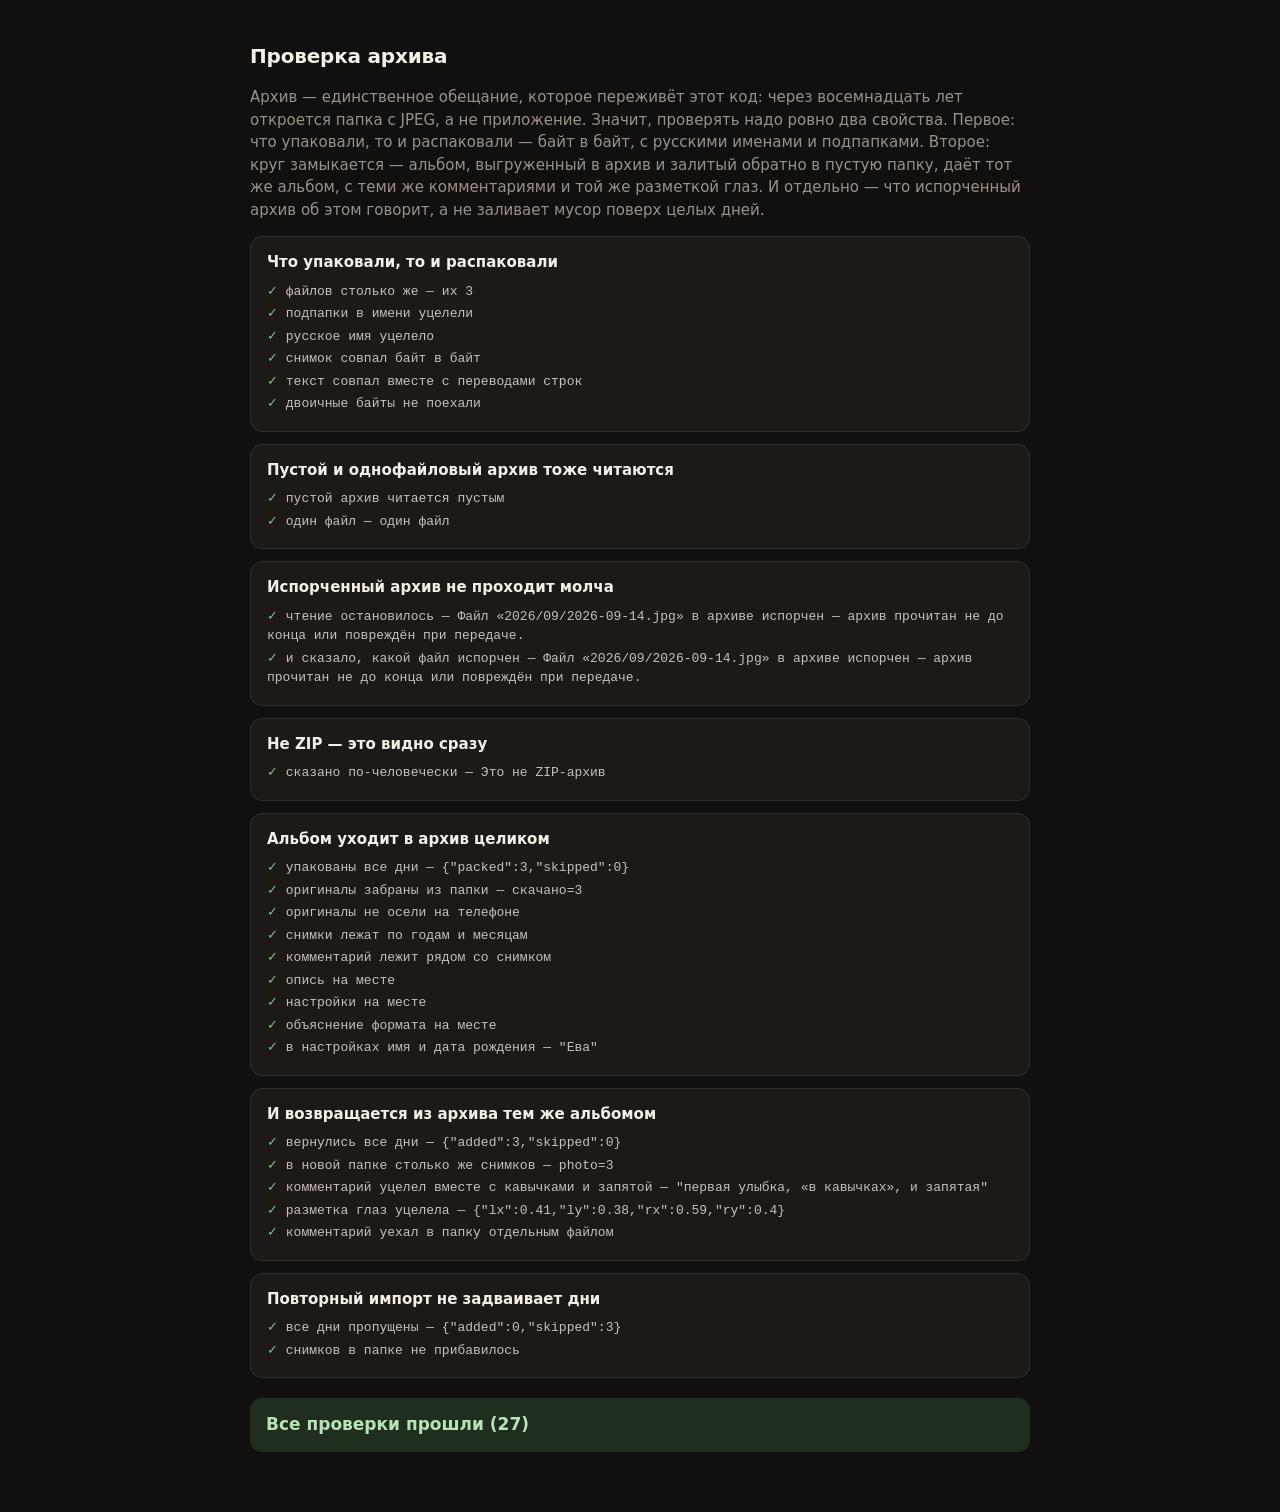
<file: tools/test-zip.html>
<!doctype html>
<html lang="ru">
<head>
<meta charset="utf-8">
<title>Проверка архива</title>
<link rel="stylesheet" href="test.css">
</head>
<body>
<h1>Проверка архива</h1>
<p class="lead">Архив — единственное обещание, которое переживёт этот код:
через восемнадцать лет откроется папка с JPEG, а не приложение. Значит,
проверять надо ровно два свойства. Первое: что упаковали, то и распаковали —
байт в байт, с русскими именами и подпапками. Второе: круг замыкается —
альбом, выгруженный в архив и залитый обратно в пустую папку, даёт тот же
альбом, с теми же комментариями и той же разметкой глаз. И отдельно —
что испорченный архив об этом говорит, а не заливает мусор поверх целых
дней.</p>
<div id="out"></div>
<div id="summary"></div>

<script type="module">
import { createZip, readZip } from '../src/zip.js';
import { exportArchive, importArchive } from '../src/archive.js';
import { entries, blobs, settings, clearCache } from '../src/db.js';
import * as store from '../src/store.js';
import { caseOf, check, run, jpeg } from './harness.js';
import { fakeDrive } from './fake-drive.js';

const bytesOf = async blob => new Uint8Array(await blob.arrayBuffer());
const same = (a, b) => a.length === b.length && a.every((v, i) => v === b[i]);
const byName = items => new Map(items.map(i => [i.name, i.blob]));

run(async () => {
  // --- сам формат -----------------------------------------------------------

  caseOf('Что упаковали, то и распаковали');
  const photo = await jpeg('#c96');
  const raw = new Uint8Array([0, 1, 2, 253, 254, 255, 0, 0, 13, 10]);
  const zip = await createZip([
    { name: '2026/09/2026-09-14.jpg', data: photo },
    { name: '2026/09/2026-09-14.txt', data: 'первый день дома\nвторая строка' },
    { name: 'сырые байты.bin', data: raw },
  ]);
  const read = byName(await readZip(zip));
  check('файлов столько же', read.size === 3, `их ${read.size}`);
  check('подпапки в имени уцелели', read.has('2026/09/2026-09-14.jpg'));
  check('русское имя уцелело', read.has('сырые байты.bin'));
  check('снимок совпал байт в байт',
    same(await bytesOf(read.get('2026/09/2026-09-14.jpg')), await bytesOf(photo)));
  check('текст совпал вместе с переводами строк',
    (await read.get('2026/09/2026-09-14.txt').text()) === 'первый день дома\nвторая строка');
  check('двоичные байты не поехали',
    same(await bytesOf(read.get('сырые байты.bin')), raw));

  caseOf('Пустой и однофайловый архив тоже читаются');
  check('пустой архив читается пустым', (await readZip(await createZip([]))).length === 0);
  const one = await readZip(await createZip([{ name: 'a.txt', data: 'x' }]));
  check('один файл — один файл', one.length === 1 && one[0].name === 'a.txt');

  caseOf('Испорченный архив не проходит молча');
  // Меняем байт внутри снимка: длины и оглавление на месте, содержимое — нет.
  // Ровно так выглядит оборванная загрузка, дописанная до нужного размера.
  const broken = await bytesOf(zip);
  broken[80] = broken[80] ^ 0xFF;
  let complained = '';
  try {
    await readZip(new Blob([broken]));
  } catch (e) {
    complained = e.message;
  }
  check('чтение остановилось', Boolean(complained), complained || 'ошибки не было');
  check('и сказало, какой файл испорчен', /испорчен/.test(complained), complained);

  caseOf('Не ZIP — это видно сразу');
  let notZip = '';
  try {
    await readZip(new Blob(['вообще не архив']));
  } catch (e) { notZip = e.message; }
  check('сказано по-человечески', /не ZIP/.test(notZip), notZip);

  // --- круг: альбом → архив → альбом ---------------------------------------

  caseOf('Альбом уходит в архив целиком');
  await clearCache();
  await settings.merge({
    driveFolderId: 'root', videoSize: 200,
    babyName: 'Ева', birthDate: '2026-09-01',
  });
  const first = fakeDrive();
  const days = ['2026-09-10', '2026-09-11', '2026-09-12'];
  for (const d of days) await store.putPhoto(first, d, await jpeg('#9c6'));
  await store.putComment(first, '2026-09-11', 'первая улыбка, «в кавычках», и запятая');
  await store.putEyes(first, '2026-09-12', { lx: 0.41, ly: 0.38, rx: 0.59, ry: 0.40 });

  // Снимков на телефоне нет — архив собирается из папки, а не из памяти вкладки.
  await blobs.clear();
  first.downloads.length = 0;
  const { zip: archive, days: packed, skipped } = await exportArchive(first);
  check('упакованы все дни', packed === days.length && skipped === 0,
    JSON.stringify({ packed, skipped }));
  check('оригиналы забраны из папки', first.pulled('photo') === days.length,
    `скачано=${first.pulled('photo')}`);
  check('оригиналы не осели на телефоне', (await blobs.count()) === 0);

  const inside = byName(await readZip(archive));
  check('снимки лежат по годам и месяцам', inside.has('2026/09/2026-09-10.jpg'));
  check('комментарий лежит рядом со снимком', inside.has('2026/09/2026-09-11.txt'));
  check('опись на месте', inside.has('index.csv'));
  check('настройки на месте', inside.has('settings.json'));
  check('объяснение формата на месте', inside.has('README.txt'));
  const meta = JSON.parse(await inside.get('settings.json').text());
  check('в настройках имя и дата рождения',
    meta.babyName === 'Ева' && meta.birthDate === '2026-09-01', JSON.stringify(meta.babyName));

  caseOf('И возвращается из архива тем же альбомом');
  await clearCache();
  await settings.merge({ driveFolderId: 'root', babyName: '', birthDate: null });
  const second = fakeDrive();
  const res = await importArchive(second, archive, { replace: false });
  check('вернулись все дни', res.added === days.length && res.skipped === 0,
    JSON.stringify({ added: res.added, skipped: res.skipped }));
  check('в новой папке столько же снимков', second.count('photo') === days.length,
    `photo=${second.count('photo')}`);
  check('комментарий уцелел вместе с кавычками и запятой',
    (await entries.get('2026-09-11')).comment === 'первая улыбка, «в кавычках», и запятая',
    JSON.stringify((await entries.get('2026-09-11')).comment));
  const eyes = (await entries.get('2026-09-12')).eyes;
  check('разметка глаз уцелела',
    eyes && Math.abs(eyes.lx - 0.41) < 1e-4 && Math.abs(eyes.ry - 0.40) < 1e-4,
    JSON.stringify(eyes));
  check('комментарий уехал в папку отдельным файлом', second.count('note') === 1);

  caseOf('Повторный импорт не задваивает дни');
  const again = await importArchive(second, archive, { replace: false });
  check('все дни пропущены', again.added === 0 && again.skipped === days.length,
    JSON.stringify({ added: again.added, skipped: again.skipped }));
  check('снимков в папке не прибавилось', second.count('photo') === days.length);

  await clearCache();
  await settings.merge({ babyName: '', birthDate: null, driveFolderId: null, profileFileId: null });
});
</script>
</body>
</html>
</file>
<file: styles.css>
@charset "UTF-8";

:root {
  --bg: #12100E;
  --surface: #1C1917;
  --surface-2: #262220;
  --line: #332E2A;
  --text: #F5EFE7;
  --muted: #9A918A;
  --accent: #E8845C;
  --accent-dim: #7A4632;
  --accent-press: #D9754E;          /* акцент под нажатым пальцем */
  --accent-soft: rgba(232,132,92,.18);
  --on-accent: #1A1210;             /* текст поверх заливки акцентом */
  --danger: #C4634F;
  --ok: #57A773;                     /* «Google на связи» */
  --danger-press: #A9503E;
  --faint: #5C5450;
  --tabbar-bg: rgba(18,16,14,.92);
  --scrim: rgba(8,7,6,.72);
  --shadow: 0 10px 30px rgba(0,0,0,.5);
  --num: #fff;                      /* число дня в клетке календаря */
  --num-shadow: 0 1px 3px rgba(0,0,0,.8);
  --tile: none;                     /* детская атрибутика фоном */
  --status-bar: black-translucent;  /* читает app.js, чтобы покрасить статус-бар */
  --radius: 16px;
  --tabbar: calc(58px + env(safe-area-inset-bottom));

  /* Силуэты для масок: цвет им задаёт CSS, поэтому одной фигуры хватает
     и на кружок списка, и на белую эмблему поверх заливки. */
  --art-heart: url("data:image/svg+xml,<svg xmlns='http://www.w3.org/2000/svg' viewBox='0 0 24 24'><path d='M12 21C7 17 3 13.6 3 9.8 3 6.9 5.3 4.6 8.2 4.6c1.6 0 3 .8 3.8 2 .8-1.2 2.2-2 3.8-2 2.9 0 5.2 2.3 5.2 5.2 0 3.8-4 7.2-9 11.2z'/></svg>");
  --art-star: url("data:image/svg+xml,<svg xmlns='http://www.w3.org/2000/svg' viewBox='0 0 24 24'><path d='M12 2.8l2.7 5.9 6.4.8-4.7 4.4 1.2 6.3-5.6-3.1-5.6 3.1 1.2-6.3L2.9 9.5l6.4-.8z'/></svg>");
}

* { box-sizing: border-box; -webkit-tap-highlight-color: transparent; }

html {
  background: var(--bg) var(--tile) 0 0 / 140px 140px repeat;
}

html, body {
  margin: 0;
  height: 100%;
  color: var(--text);
  font: 400 16px/1.45 -apple-system, BlinkMacSystemFont, "SF Pro Text", "Segoe UI", Roboto, sans-serif;
  overscroll-behavior-y: none;
}

body { padding: env(safe-area-inset-top) env(safe-area-inset-right) 0 env(safe-area-inset-left); }

.hidden { display: none !important; }
.hidden-input { position: absolute; width: 0; height: 0; opacity: 0; pointer-events: none; }

h1 { font-size: 21px; font-weight: 620; margin: 0; letter-spacing: -0.01em; }
h2 { font-size: 15px; font-weight: 600; margin: 0 0 10px; color: var(--muted);
     text-transform: uppercase; letter-spacing: 0.06em; }
.sub { margin: 2px 0 0; color: var(--muted); font-size: 14px; }
.center { text-align: center; }
.hint { color: var(--muted); font-size: 13px; line-height: 1.5; margin: 8px 0 0; }
.error { color: var(--danger); font-size: 14px; min-height: 20px; margin: 8px 0; }

/* ---- Обложки: блокировка и первый запуск ---- */
.cover {
  position: fixed; inset: 0; z-index: 40;
  background: var(--bg) var(--tile) 0 0 / 140px 140px repeat;
  display: flex; align-items: center; justify-content: center;
  padding: max(16px, env(safe-area-inset-top)) 22px 0; overflow-y: auto;
}
#wizard { align-items: stretch; }
.cover-inner { width: 100%; max-width: 380px; }
.cover-inner .btn { width: 100%; margin-top: 8px; }
.cover-title { font-size: 30px; font-weight: 680; margin: 0 0 10px; letter-spacing: -0.02em; }
/* Значок связи стоит в строке с заголовком: галочка или крестик — часть
   фразы «Google не отвечает», а не отдельная картинка над ней. */
.cover-head { display: flex; align-items: center; gap: 14px; margin: 0 0 10px; }
.cover-head .cover-title { margin: 0; }
.cover-sub { color: var(--muted); font-size: 15px; line-height: 1.55; margin: 0 0 26px; }
/* Значок приложения — тот же файл, что ложится на домашний экран: человек
   должен узнать в мастере ту самую иконку, по которой потом будет открывать. */
.lock-mark {
  position: relative;
  width: 56px; height: 56px; border-radius: 16px; margin: 0 0 20px;
  background: url('icons/icon-192.png') center/cover no-repeat;
  box-shadow: 0 4px 14px rgba(0,0,0,.18);
}
/* ---- Онбординг ---- */
.wiz {
  width: 100%; max-width: 460px; height: 100%;
  display: flex; flex-direction: column;
}
.wiz-top {
  display: flex; align-items: center; gap: 12px;
  padding: 4px 0 14px; flex: none;
}
.wiz-dots { display: flex; gap: 6px; flex: 1; }
.dot {
  width: 6px; height: 6px; border-radius: 50%;
  background: var(--line); transition: background .2s, width .2s;
}
.dot.past { background: var(--accent-dim); }
.dot.now { background: var(--accent); width: 20px; border-radius: 3px; }
.wiz-count { color: var(--muted); font-size: 12px; font-variant-numeric: tabular-nums; }
.wiz-body {
  flex: 1; overflow-y: auto; -webkit-overflow-scrolling: touch;
  /* полоса прокрутки не должна наезжать на текст */
  scrollbar-gutter: stable; padding-right: 2px;
}
.wiz-foot {
  flex: none; display: flex; gap: 10px; align-items: center;
  padding: 14px 0 calc(6px + env(safe-area-inset-bottom));
  background: linear-gradient(transparent, var(--bg) 30%);
}
.wiz-foot .btn { flex: 1; }
.step .cover-title { margin-top: 4px; }

.facts { list-style: none; padding: 0; margin: 0 0 18px; }
.facts li {
  color: var(--muted); font-size: 14px; line-height: 1.5;
  padding: 0 0 0 20px; margin-bottom: 10px; position: relative;
}
.facts li::before {
  content: ''; position: absolute; left: 4px; top: 8px;
  width: 5px; height: 5px; border-radius: 50%; background: var(--accent);
}

.link { color: var(--accent); text-decoration: none; border-bottom: 1px solid var(--accent-dim); }
.steps.big { font-size: 14px; color: var(--muted); line-height: 1.55; }
.steps.big li { margin-bottom: 12px; }
.steps.big code, .copy-row code {
  background: var(--surface-2); border-radius: 6px; padding: 2px 6px;
  font: 500 12px/1.4 ui-monospace, Menlo, monospace; color: var(--text);
  word-break: break-all;
}
.copy-row {
  display: flex; align-items: center; gap: 8px; margin-top: 8px;
  background: var(--surface); border: 1px solid var(--line);
  border-radius: 10px; padding: 8px 8px 8px 10px;
}
.copy-row code { background: none; padding: 0; flex: 1; }
.btn.small { padding: 7px 11px; font-size: 13px; flex: none; }

.drop {
  border: 1px solid var(--line); border-radius: 12px;
  padding: 12px 14px; margin: 6px 0 14px; background: var(--surface);
}
.drop summary { font-size: 14px; cursor: pointer; color: var(--text); }
.drop[open] summary { margin-bottom: 8px; color: var(--muted); }

.account {
  display: flex; align-items: center; gap: 12px; margin-bottom: 16px;
  background: var(--surface); border: 1px solid var(--line);
  border-radius: 12px; padding: 12px 14px;
}
.avatar { width: 40px; height: 40px; border-radius: 50%; }
.account-name { font-weight: 600; font-size: 15px; }

.folder-card {
  display: flex; align-items: center; gap: 10px; margin-bottom: 12px;
  background: var(--surface); border: 1px solid var(--line);
  border-radius: 12px; padding: 13px 14px; color: var(--accent);
}
.folder-card svg { flex: none; }
/* Имя папки подписано почтой владельца и переносить его негде — пусть рвётся
   где придётся, иначе оно вылезает за карточку. */
.folder-card span { color: var(--text); font-weight: 550; font-size: 15px; overflow-wrap: anywhere; }
/* Две строчки: главная папка и альбом внутри неё. */
.folder-lines { display: flex; flex-direction: column; min-width: 0; }
.folder-card .folder-sub {
  margin-top: 2px; font-size: 12px; font-weight: 400; color: var(--muted);
}

/* Папка в «Настройках»: сверху — куда всё уходит, снизу — что с этим можно
   сделать. Три действия про одну и ту же папку стояли тремя полосами во всю
   ширину и читались как три разных раздела; рядом они читаются как одно. */
.folder-box {
  border: 1px solid var(--line); border-radius: 12px;
  background: var(--surface); margin: 6px 0 12px;
}
.folder-box .folder-card { border: none; background: none; margin: 0; }
.folder-actions { display: flex; gap: 6px; padding: 0 8px 8px; }
.tile {
  flex: 1 1 0; min-width: 0;
  display: flex; flex-direction: column; align-items: center; gap: 6px;
  padding: 11px 4px; border-radius: 10px;
  background: var(--surface-2); border: 1px solid var(--line);
  color: var(--text); font: inherit; font-weight: 550; font-size: 13px;
  text-align: center; text-decoration: none; cursor: pointer;
}
.tile svg { color: var(--accent); }
.tile:active { transform: scale(.985); background: var(--line); }
.tile:disabled { opacity: .45; }

/* Список альбомов: по строчке на ребёнка. Выбранная — рамкой и галочкой:
   одна рамка читается как поле ввода, и что строчки переключаются, по ней
   не понять. */
.albums { display: flex; flex-direction: column; gap: 6px; margin-bottom: 12px; }
.albums:empty { display: none; }
.album {
  display: flex; align-items: center; gap: 10px; width: 100%;
  background: var(--surface); border: 1px solid var(--line);
  border-radius: 12px; padding: 12px 14px;
  color: var(--text); font: inherit; font-size: 15px;
  text-align: left; cursor: pointer;
}
.album-text { flex: 1; min-width: 0; }
/* Имя ребёнка переносим, а не режем: оно короткое, и это главное в строчке. */
.album b { display: block; font-weight: 550; overflow-wrap: anywhere; }
/* Чья папка — приписка второй строкой. Почта длинная и режется многоточием:
   узнать по ней надо человека, а не прочитать до буквы. */
.album-sub {
  display: block; margin-top: 2px;
  font-size: 12px; color: var(--muted);
  overflow: hidden; text-overflow: ellipsis; white-space: nowrap;
}
.album.now { border-color: var(--accent); background: var(--surface-2); }
.album:active { transform: scale(.99); }
.album-tick { flex: none; width: 18px; height: 18px; color: var(--accent); }
.album-tick svg { width: 100%; height: 100%; display: block; }
/* Альбом один — переключать не с чем, и галочка обещала бы выбор впустую. */
.albums.single .album-tick { display: none; }

/* Поля в диалоге: последнее без отступа снизу, иначе кнопки отъезжают. */
#ask-fields .field:last-child { margin-bottom: 0; }
#ask-fields { margin-bottom: 14px; }
/* Диалог спрашивает поверх всего, в том числе поверх окна «кто пришёл»:
   у остальных наложений z-index общий, и вопрос оказывался под ними. */
#ask { z-index: 32; }

.steps { padding-left: 20px; margin: 10px 0 0; }
.steps li { margin-bottom: 5px; }
.steps b { color: var(--text); font-weight: 600; }

/* ---- Экраны ---- */
/* Экран занимает ровно то, что осталось от полоски статуса, — не больше.
   С min-height: 100vh любой экран оказывался на высоту этой полоски длиннее
   окна, и пролистывать приходилось даже пустой календарь. Прокрутка нужна
   там, где содержимое и правда не поместилось, и только там. */
.screen {
  padding-bottom: calc(var(--tabbar) + 16px);
  min-height: calc(100vh - var(--conn-h, 0px));
  min-height: calc(100dvh - var(--conn-h, 0px));
}
.head {
  display: flex; align-items: center; justify-content: space-between; gap: 12px;
  padding: 18px 20px 14px; position: sticky; top: var(--conn-h, 0px); z-index: 5;
  background: linear-gradient(var(--bg) 72%, transparent);
}
.head h1 { flex: 1; }
#cal-title { text-align: center; }
.pad { padding: 0 20px; }
.today-body { padding: 0 20px; }

/* «Сегодня» умещается в экран целиком: листать здесь нечего, а «Снять» не
   должно уезжать за нижний край — до этой кнопки тянутся, не глядя. Ужимается
   ровно один элемент, сам кадр; всё остальное держит свой рост, потому что
   текст, из которого выдавили строку, читается хуже, чем фото помельче.
   На «Видео» то же самое: кадр остаётся квадратом во всю ширину, пока тот
   влезает, и отдаёт высоту только когда её не хватает выбору дней, скорости
   и «Скачать видео» — до кнопки не должно приходиться доскрёбываться. */
#screen-today, #screen-video {
  height: calc(100vh - var(--conn-h, 0px) - var(--tabbar));
  height: calc(100dvh - var(--conn-h, 0px) - var(--tabbar));
  min-height: 0; padding-bottom: 0;
  /* auto, а не hidden: в обычный экран всё умещается и полосы не будет,
     но в альбомной ориентации кнопки должны остаться достижимыми. */
  overflow-y: auto;
  display: flex; flex-direction: column;
}
/* Шапка здесь не липкая: прокрутки нет, липнуть не к чему. Заодно уходят два
   её побочных эффекта — sticky отодвигал заголовок вниз на высоту полоски
   статуса, а градиент накрывал верхний край кадра. */
#screen-today .head, #screen-video .head {
  position: static; background: none;
  padding-top: 10px; padding-bottom: 12px;
}
#screen-today .today-body, #screen-video .pad {
  flex: 1; min-height: 0; padding-bottom: 12px;
  display: flex; flex-direction: column;
}
#screen-today .today-body > :not(#today-frame),
#screen-video .pad > :not(#video-preview) { flex: none; }
/* Кадр — квадрат во всю ширину, пока тот влезает, и единственный, кому можно
   ужаться, когда не влезает. Растягиваться сверх квадрата ему нечего. */
#screen-today #today-frame, #screen-video #video-preview {
  flex: 0 1 auto; min-height: 0;
}
/* Ужимается обойма, а кадр внутри неё остаётся квадратом — просто мельче.
   Иначе на невысоком экране квадратный снимок пришлось бы резать сверху и
   снизу, а режется он ровно по лицу, ради которого всё и затевалось. */
#today-frame {
  width: 100%; aspect-ratio: 1 / 1; display: flex; justify-content: center;
}
#today-frame #today-photo { flex: none; width: auto; height: 100%; }
/* Остаток высоты забирает полоска дней — она и должна стоять у нижнего края. */
#screen-today #streak { margin-top: auto; }

.icon-btn {
  background: none; border: 0; color: var(--muted); padding: 6px;
  border-radius: 10px; display: grid; place-items: center; cursor: pointer;
}
.icon-btn:active { background: var(--surface-2); color: var(--text); }

/* ---- Фото ---- */
.photo-slot {
  width: 100%; aspect-ratio: 1 / 1; border-radius: var(--radius); overflow: hidden;
  background: var(--surface); border: 1px solid var(--line);
  display: grid; place-items: center; position: relative;
}
/* Кадр кладём поверх слота, а не внутрь потока: высота в процентах от слота,
   который сам ужимается, считается по содержимому — то есть по этой же
   картинке. Из-за этого снимок оставался в полный рост, вылезал из слота и
   оборачивался белой полосой над кадром. */
.photo-slot img, .photo-slot canvas {
  position: absolute; inset: 0; width: 100%; height: 100%;
  object-fit: cover; display: block;
}
.photo-empty { color: var(--muted); text-align: center; padding: 20px; }
.photo-empty p { font-size: 14px; margin: 12px 0 0; }
.photo-slot .badge {
  position: absolute; left: 10px; bottom: 10px; font-size: 12px;
  background: rgba(0,0,0,.55); backdrop-filter: blur(8px);
  padding: 4px 9px; border-radius: 8px; color: #fff;
}

/* ---- Формы ---- */
.comment, .field input[type=text], .field input[type=date], .field input[type=password] {
  width: 100%; background: var(--surface); border: 1px solid var(--line);
  border-radius: 12px; color: var(--text); padding: 12px 14px;
  font: inherit; font-size: 16px; -webkit-appearance: none;
}
.comment { margin-top: 12px; resize: none; line-height: 1.45; }
.field { display: block; margin: 0 0 14px; }
.field > span { display: block; font-size: 13px; color: var(--muted); margin-bottom: 6px; }
.field input[type=range] { width: 100%; accent-color: var(--accent); }
.field b { color: var(--text); font-weight: 600; }

.btn {
  display: inline-flex; align-items: center; justify-content: center; gap: 8px;
  background: var(--surface-2); color: var(--text); border: 1px solid var(--line);
  border-radius: 12px; padding: 13px 16px; font: inherit; font-weight: 550;
  font-size: 15px; cursor: pointer;
  /* Ссылка, выглядящая кнопкой, не должна выдавать себя подчёркиванием. */
  text-decoration: none;
}
.btn:active { transform: scale(.985); background: var(--line); }
.btn:disabled { opacity: .45; }
.btn-primary { background: var(--accent); border-color: var(--accent); color: var(--on-accent); }
.btn-primary:active { background: var(--accent-press); }
.btn-quiet { background: none; color: var(--muted); border-color: transparent; }
.btn.full { width: 100%; margin-top: 6px; }
.grow { flex: 1; }
.row { display: flex; gap: 10px; margin-top: 12px; }

.offline {
  margin: 16px 0 0; padding: 11px 14px; border-radius: 12px;
  background: var(--surface); border: 1px solid var(--line);
  color: var(--muted); font-size: 13px; line-height: 1.5; text-align: center;
}
.streak { color: var(--muted); font-size: 13px; text-align: center; margin: 18px 0 0; }

/* ---- Календарь ---- */
.cal-weekdays, .cal-grid {
  display: grid; grid-template-columns: repeat(7, 1fr); gap: 5px; padding: 0 14px;
}
.cal-weekdays { color: var(--muted); font-size: 11px; text-align: center; margin-bottom: 6px; }
.cal-cell {
  aspect-ratio: 1/1; border-radius: 9px; background: var(--surface);
  border: 1px solid transparent; position: relative; overflow: hidden;
  display: grid; place-items: center; color: var(--muted); font-size: 12px;
  cursor: pointer; padding: 0;
}
.cal-cell.empty { background: none; cursor: default; }
.cal-cell img, .cal-cell canvas {
  position: absolute; inset: 0; width: 100%; height: 100%; object-fit: cover;
}
.cal-cell .num {
  position: relative; z-index: 1; font-size: 11px;
  color: var(--num); text-shadow: var(--num-shadow); align-self: start;
  justify-self: end; padding: 3px 5px;
}
.cal-cell.has-photo .num { color: #fff; text-shadow: 0 1px 3px rgba(0,0,0,.8); }
.cal-cell.has-photo { color: #fff; }
/* День снят, но миниатюра ещё не приехала: галочка честнее пустой клетки
   и не стоит ни байта трафика. */
.cal-cell.no-thumb::after {
  content: '\2713'; position: absolute; inset: 0; display: grid; place-items: center;
  font-size: 17px; line-height: 1; color: var(--accent); opacity: .85;
}
.cal-cell.no-thumb .num { color: var(--num); text-shadow: none; }
.cal-cell.is-today { border-color: var(--accent); }
.cal-cell.future { opacity: .35; }
.cal-stats { text-align: center; color: var(--muted); font-size: 13px; margin: 18px 20px 0; }

/* ---- Видео ---- */
/* Тот же светлый квадрат, что и на «Сегодня»: пустое место под кадр не
   должно выглядеть выключенным экраном. Чёрный фон остаётся внутри самого
   видео — там он к месту, кадр на нём и записывается. */
.video-slot {
  width: 100%; aspect-ratio: 1/1; border-radius: var(--radius); overflow: hidden;
  background: var(--surface); border: 1px solid var(--line); margin-bottom: 16px;
}
.video-slot { position: relative; cursor: pointer; }
.video-slot canvas, .video-slot video { width: 100%; height: 100%; display: block; object-fit: contain; }

/* Значок поверх кадра: показывается на паузе и коротко мигает при пуске —
   иначе непонятно, что по квадрату вообще можно нажимать. */
.video-overlay {
  position: absolute; inset: 0; display: grid; place-items: center;
  pointer-events: none; color: #fff;
}
.video-overlay::after {
  content: ''; width: 64px; height: 64px; border-radius: 50%;
  background: rgba(0,0,0,.42); backdrop-filter: blur(6px);
  background-image: var(--overlay-icon); background-repeat: no-repeat;
  background-position: center; background-size: 28px 28px;
}
.video-overlay.play {
  --overlay-icon: url("data:image/svg+xml,%3Csvg xmlns='http://www.w3.org/2000/svg' viewBox='0 0 24 24' fill='%23fff'%3E%3Cpath d='M8 5.2v13.6L19 12z'/%3E%3C/svg%3E");
}

/* Полоса проигрывания: тот же ползунок, что и у скорости, плюс дата кадра. */
.video-track {
  display: flex; align-items: center; gap: 10px; margin: -6px 0 12px;
}
.video-track input[type=range] { flex: 1; min-width: 0; accent-color: var(--accent); }
.video-pos { flex: none; color: var(--muted); font-size: 13px; font-variant-numeric: tabular-nums; }

/* Промежуток и обе кнопки живут в одной строке, а строка эта — на телефоне
   шириной 335px. Подписи «С какого дня» и «По какой» пришлось снять: две даты
   через тире читаются как промежуток и без них, зато всё умещается без
   обрезанного «28/08/20…». */
/* Промежутки в строке ужаты: каждые сэкономленные 2px уходят датам, которым
   на узком экране не хватает буквально пары пикселей на «2026». */
.row-dates { align-items: center; gap: 8px; flex-wrap: wrap; margin-bottom: 8px; }
/* Рамка одна на две даты: два отдельных поля съедали её и отступы дважды. */
/* Ниже 375px даты и обе кнопки в одну строку встают только впритык, поэтому
   flex-basis подобран так, чтобы на узких экранах строка переносилась: даты
   занимают её целиком, кнопки уходят под них — вместо обрезанного «2026». */
.dates {
  display: flex; align-items: center; gap: 4px; min-width: 0; flex: 1 1 200px;
  background: var(--surface); border: 1px solid var(--line);
  border-radius: 12px; padding: 11px 8px;
}
.dates input[type=date] {
  flex: 1; min-width: 0; padding: 0; border: 0; background: none;
  color: var(--text); font: inherit; font-size: 14px;
  -webkit-appearance: none; text-align: center;
}
/* Иконка календаря стоит ширины целого дня в дате, поэтому её не видно.
   Но убирать её совсем нельзя: именно она открывает пикер по нажатию —
   спрятанная через display:none, она перестаёт ловить касания. Поэтому она
   осталась на месте, просто растянута на всё поле и прозрачна: нажатие в
   любую точку даты открывает календарь, как и ожидается на телефоне. */
.dates input[type=date] { position: relative; }
.dates input[type=date]::-webkit-calendar-picker-indicator {
  position: absolute; inset: 0; width: auto; height: auto;
  margin: 0; padding: 0; opacity: 0; cursor: pointer;
}
.dates-dash { flex: none; color: var(--muted); }
/* Плей и скачивание переносятся только парой: одна кнопка, уехавшая на
   вторую строку, выглядит потерянной. */
.dates-actions { flex: none; display: flex; gap: 8px; }
.play-btn {
  flex: none; padding: 12px 14px; border: 1px solid transparent;
  border-radius: 12px; background: var(--accent); color: #fff;
  display: grid; place-items: center; cursor: pointer;
}
.play-btn:active { background: var(--accent-press); }
.play-btn[disabled] { opacity: .55; }
/* Скачивание стоит рядом с плеем, но оно реже и дороже: приглушаем, чтобы
   в строке был один главный акцент, а не два одинаковых пятна. */
.play-btn-quiet {
  background: var(--surface-2); color: var(--accent); border-color: var(--line);
}
.play-btn-quiet:active { background: var(--line); }

/* ---- Карточки настроек ---- */
.card {
  background: var(--surface); border: 1px solid var(--line);
  border-radius: var(--radius); padding: 16px; margin-bottom: 14px;
}
.card .btn:not(.btn-primary) { background: var(--surface-2); }
.footer-note { color: var(--faint); font-size: 12px; text-align: center; margin: 26px 0 10px; }

/* ---- Окно выбора папки Google ----

   Окно рисует чужой код: он кладёт свои узлы в конец body и ставит их по
   документу, а не по экрану. Со страницы, прокрученной вниз, окно оказывается
   где-то вверху документа — и доскроллить до него нельзя, потому что подложка
   растянута на всю высоту и держит палец.

   Прибиваем и подложку, и само окно к экрану. Больше нам от их разметки
   ничего не нужно: содержимое внутри — их iframe, и трогать его незачем. */
.picker-dialog-bg {
  position: fixed !important;
  inset: 0 !important;
  width: 100% !important; height: 100% !important;
  z-index: 60 !important;
}
.picker-dialog {
  position: fixed !important;
  top: 50% !important; left: 50% !important;
  margin: 0 !important;
  transform: translate(-50%, -50%);
  max-width: calc(100vw - 16px) !important;
  max-height: calc(100vh - 16px) !important;
  z-index: 61 !important;
}

/* ---- Полоска связи с Google ---- */
body.has-conn { --conn-h: 53px; }
.conn {
  position: sticky; top: 0; z-index: 8;
  display: flex; align-items: center; gap: 9px;
  min-height: 53px; padding: 6px 14px 6px 16px;
  background: var(--tabbar-bg); backdrop-filter: blur(18px);
  border-bottom: 1px solid var(--line);
  font-size: 12px; color: var(--muted);
}
.conn-text { flex: 1; min-width: 0; display: flex; flex-direction: column; }
.conn-line { display: flex; align-items: baseline; gap: 6px; min-width: 0; }
/* Вторая строка — про папку: тише первой. Аккаунт меняют раз в жизни, а папку
   читают мельком, убеждаясь, что снимок уехал куда надо. */
.conn-second { font-size: 11px; color: var(--faint); margin-top: 1px; }
/* Вся строка — имени папки: оно длинное, и каждый лишний символ здесь дороже
   всего, что можно поставить рядом. Соседний пролёт занят только на время
   чтения, и тогда имя ужимается на эти пару секунд. */
#conn-folder {
  flex: 0 1 auto; min-width: 0;
  overflow: hidden; text-overflow: ellipsis; white-space: nowrap;
}
#conn-sync { flex: none; white-space: nowrap; }
#conn-sync:empty { display: none; }
/* На узком экране первой ужимается почта, а не то, что справа от неё.
   Обрезанная почта узнаётся по началу — аккаунт меняют раз в жизни; а справа
   стоит имя альбома, то есть на кого снимаем, и оно меняется каждый день.
   Оно же обычно короткое, так что до многоточия дело и не доходит. */
#conn-email {
  flex: 0 5 auto; min-width: 3em; color: var(--text); font-weight: 550;
  overflow: hidden; text-overflow: ellipsis; white-space: nowrap;
}
/* Приписка не режется вовсе: она короткая и это единственная новость в
   полоске — «нет сети, только просмотр» без последних слов бесполезно.
   Место под неё отдаёт почта: аккаунт узнаётся и по началу. */
#conn-note {
  flex: none; min-width: 0;
  overflow: hidden; text-overflow: ellipsis; white-space: nowrap;
}
.conn-fix {
  flex: none; border: 0; border-radius: 9px; padding: 5px 11px;
  background: var(--accent); color: var(--on-accent);
  font: inherit; font-size: 12px; font-weight: 600; cursor: pointer;
}
.conn-fix:active { background: var(--accent-press); }
.conn-fix[disabled] { opacity: .55; }

/* На узком экране кнопка и почта важнее приписки: почему именно связи нет,
   подробно рассказывают ворота на входе и карточка Google в «Настройки». */
@media (max-width: 430px) {
  .conn.has-fix #conn-note { display: none; }
}

/* Галочка или крестик — одинаковые и в полоске, и на весь экран при проверке */
.conn-mark {
  flex: none; width: 19px; height: 19px; border-radius: 50%;
  display: grid; place-items: center; color: #fff;
  background: var(--faint);
}
.conn-mark svg { width: 64%; height: 64%; }
.conn-mark.ok { background: var(--ok); }
.conn-mark.bad { background: var(--danger); }
.conn-mark.wait { background: var(--surface-2); color: var(--muted); }
.conn-mark.big {
  width: 46px; height: 46px; margin: 0;
  box-shadow: 0 8px 22px rgba(0,0,0,.28);
}
.conn-mark.big.wait::after {
  content: ""; width: 20px; height: 20px; border-radius: 50%;
  border: 2.5px solid var(--line); border-top-color: var(--accent);
  animation: spin .9s linear infinite;
}
@keyframes spin { to { transform: rotate(360deg); } }

/* ---- Ожидание ----
   Диск отвечает не мгновенно, и всё это время показывать нечего. Без крутилки
   экран выглядит доделанным — а потом под руками сам собой появляется список
   и кнопка, которых секунду назад не было. */
.loading {
  display: flex; align-items: center; gap: 10px;
  color: var(--muted); font-size: 14px; margin: 14px 0;
}
.loader {
  flex: none; width: 16px; height: 16px; border-radius: 50%;
  border: 2px solid var(--line); border-top-color: var(--accent);
  animation: spin .9s linear infinite;
}
/* Пока читаем выбранный альбом, список не должен принимать новые нажатия:
   второй тап уехал бы в тот же запрос и переключил бы не туда. Гасим плавно,
   чтобы это читалось как «занят», а не как мигание. */
.albums { transition: opacity .18s ease; }
.albums.busy { opacity: .5; pointer-events: none; }

/* Появление того, что дождались. Резкий прыжок кнопки под пальцем читается
   как сбой; четверть секунды проявления — как ответ. */
@keyframes fade-in { from { opacity: 0; transform: translateY(3px); } }
.appear { animation: fade-in .22s ease both; }

/* ---- Табы ---- */
.tabs {
  position: fixed; left: 0; right: 0; bottom: 0; z-index: 20;
  display: grid; grid-template-columns: repeat(4, 1fr);
  background: var(--tabbar-bg); backdrop-filter: blur(18px);
  border-top: 1px solid var(--line);
  padding-bottom: env(safe-area-inset-bottom);
}
.tab {
  background: none; border: 0; color: var(--muted); padding: 8px 4px 6px;
  display: grid; justify-items: center; gap: 3px; font-size: 10px;
  font-family: inherit; cursor: pointer;
}
.tab-active { color: var(--accent); }

/* ---- Переходы ----
   Экран не подменяется рывком, а перетекает; лист дня, разметки и камеры
   выезжает снизу и уезжает вниз. Рисует это сам браузер — от разметки нужно
   только имя для того, что переезжает: по имени он и понимает, что во что
   превращается.

   Имена у листов разные не для порядка: разметку открывают поверх дня, а одно
   имя на двух видимых сразу элементах браузер считает ошибкой и переход
   отменяет целиком. */
.screen:not(.hidden) { view-transition-name: screen; }
::view-transition-old(screen),
::view-transition-new(screen) { animation-duration: .18s; }

/* Полоски переезжают под своими именами, а не в общем снимке страницы.
   Безымянное браузер снимает целиком, одной картинкой во всю страницу, — а
   высота у экранов разная: настройки втрое длиннее «Сегодня». Пока такой
   снимок перетекает из одного размера в другой, полоска табов внутри него
   уезжает вместе с ним и возвращается только к концу перехода: на экране это
   читается как «меню на секунду пропало». Со своим именем каждая полоска
   стоит там, где стояла, и переход её не касается. Меняется в них только цвет
   активной вкладки — ему перетекать незачем. */
.tabs { view-transition-name: tabbar; }
.conn { view-transition-name: connbar; }
::view-transition-old(tabbar),
::view-transition-old(connbar) { animation: none; opacity: 0; }
::view-transition-new(tabbar),
::view-transition-new(connbar) { animation: none; opacity: 1; }

#overlay-day:not(.hidden) .sheet { view-transition-name: sheet-day; }
#overlay-align:not(.hidden) .align-wrap { view-transition-name: sheet-align; }
#overlay-ghost:not(.hidden) .ghost-wrap { view-transition-name: sheet-ghost; }

/* Лист именно выезжает, а не проявляется: движение снизу — это и есть то,
   чем в приложениях открывают такие карточки. */
::view-transition-new(sheet-day),
::view-transition-new(sheet-align),
::view-transition-new(sheet-ghost) { animation: sheet-in .3s cubic-bezier(.22, 1, .36, 1); }
::view-transition-old(sheet-day),
::view-transition-old(sheet-align),
::view-transition-old(sheet-ghost) { animation: sheet-out .22s ease-in; }
@keyframes sheet-in { from { transform: translateY(100%); } }
@keyframes sheet-out { to { transform: translateY(100%); } }

/* ---- Оверлеи ---- */
/* Лист не доходит до нижнего края: под ним остаётся меню вкладок — видимое и
   рабочее. Из карточки дня всегда есть куда уйти, а не только крестик наверху,
   и приложение не превращается в лист, из которого не видно выхода. */
.overlay {
  position: fixed; top: 0; left: 0; right: 0; bottom: var(--tabbar);
  z-index: 30; background: var(--scrim);
  backdrop-filter: blur(10px); display: flex; align-items: flex-end;
  justify-content: center; overflow-y: auto;
}
/* Высота листа считается от самой подложки, а не от 94vh: на айфоне в vh
   входит и то, что закрыто адресной строкой с панелью Safari. Лист от этого
   получался выше видимого экрана, подложка уезжала в прокрутку вместе с
   шапкой, и из карточки было нечем выйти — ни крестика, ни полоски фона,
   по которой она закрывается. */
.sheet, .align-wrap {
  width: 100%; max-width: 520px; background: var(--bg);
  border-radius: 22px 22px 0 0; border-top: 1px solid var(--line);
  /* Снизу лист упирается в меню вкладок, а не в край экрана: запас под
     домашнюю полоску айфона уже учтён в его высоте. */
  padding: 8px 20px 24px;
  max-height: 94%; min-height: 0; overflow-y: auto;
}
.sheet-head {
  display: flex; align-items: center; justify-content: space-between;
  padding: 10px 0 14px; position: sticky; top: 0; background: var(--bg); z-index: 2;
}
.sheet-head h2 { margin: 0; color: var(--text); text-transform: none;
                 letter-spacing: -0.01em; font-size: 18px; }

/* Камера занимает экран целиком: сравнивать с призраком удобнее по-крупному.
   Меню она закрывает намеренно — уходить с неё надо крестиком, чтобы камера
   успела погаснуть. */
.overlay-full { align-items: stretch; bottom: 0; }
.ghost-wrap {
  width: 100%; max-width: 520px; margin: auto; background: var(--bg);
  border-radius: 22px 22px 0 0; border-top: 1px solid var(--line);
  padding: 8px 20px calc(20px + env(safe-area-inset-bottom));
  max-height: 100%; min-height: 0; overflow-y: auto;
}
.ghost-stage {
  position: relative; width: 100%; aspect-ratio: 1 / 1; background: #000;
  border-radius: var(--radius); overflow: hidden; margin: 4px 0 8px;
}
.ghost-stage video {
  position: absolute; inset: 0; width: 100%; height: 100%;
  object-fit: cover; display: block;
}
.ghost-guide {
  position: absolute; inset: 0; width: 100%; height: 100%;
  display: block; pointer-events: none;
}
/* Снятый кадр — поверх видео и под призраком: сравнивать надо именно с ним. */
.ghost-still {
  position: absolute; inset: 0; width: 100%; height: 100%;
  object-fit: cover; display: block;
}
/* Вспышка затвора: мгновение съёмки должно быть видно, а не угадываться. */
.ghost-stage.flash::after {
  content: ''; position: absolute; inset: 0; background: #fff;
  animation: shutter .22s ease-out forwards;
}
@keyframes shutter { from { opacity: .85; } to { opacity: 0; } }

.align-stage {
  position: relative; width: 100%; background: #000; border-radius: var(--radius);
  overflow: hidden; touch-action: none; margin: 4px 0 8px;
}
.align-stage img { width: 100%; display: block; }
.eye-dot {
  position: absolute; width: 34px; height: 34px; margin: -17px 0 0 -17px;
  border: 2px solid var(--accent); border-radius: 50%;
  background: var(--accent-soft); display: grid; place-items: center;
  color: #fff; font-size: 11px; font-weight: 700; touch-action: none;
}
.eye-dot::after {
  content: ''; position: absolute; width: 4px; height: 4px;
  background: var(--accent); border-radius: 50%;
}

.ask-box {
  margin: auto; background: var(--surface); border: 1px solid var(--line);
  border-radius: var(--radius); padding: 20px; width: min(360px, 88vw);
}
.ask-box h2 {
  color: var(--text); text-transform: none; letter-spacing: -0.01em;
  font-size: 17px; margin: 0 0 8px;
}
.ask-box .hint { margin: 0; }
/* Перечень того, что будет с файлом: каждая строка — отдельный факт, читать
   их глазами проще списком, чем одним абзацем. */
.ask-list {
  list-style: none; margin: 12px 0 0; padding: 0;
  color: var(--muted); font-size: 13px; line-height: 1.5;
}
.ask-list li { display: flex; gap: 8px; padding: 5px 0; }
.ask-list li::before { content: '\00B7'; color: var(--accent); }
.ask-list b { color: var(--text); font-weight: 600; }
.btn-danger { background: var(--danger); border-color: var(--danger); color: #fff; }
.btn-danger:active { background: var(--danger-press); }

.progress-box {
  margin: auto; background: var(--surface); border: 1px solid var(--line);
  border-radius: var(--radius); padding: 22px; width: min(320px, 84vw); text-align: center;
}
.bar { height: 6px; background: var(--surface-2); border-radius: 4px; overflow: hidden; margin: 14px 0 8px; }
#progress-fill { height: 100%; width: 0; background: var(--accent); transition: width .15s; }

.toast {
  position: fixed; left: 50%; bottom: calc(var(--tabbar) + 16px); z-index: 50;
  transform: translateX(-50%); background: var(--surface-2);
  border: 1px solid var(--line); color: var(--text);
  padding: 11px 18px; border-radius: 12px; font-size: 14px;
  max-width: 88vw; text-align: center; box-shadow: var(--shadow);
  display: flex; align-items: center; gap: 14px;
}
.check {
  display: flex; align-items: center; gap: 10px; margin: 14px 0 2px;
  font-size: 15px; cursor: pointer;
}
.check input { width: 20px; height: 20px; accent-color: var(--accent); margin: 0; }

.toast-action {
  background: none; border: 0; padding: 0; font: inherit; font-weight: 650;
  color: var(--accent); cursor: pointer; white-space: nowrap;
}

/* ---- Выбор оформления ---- */
.themes { display: grid; grid-template-columns: repeat(3, 1fr); gap: 10px; }
.theme-opt {
  display: grid; justify-items: center; gap: 8px;
  background: var(--surface-2); border: 1px solid var(--line);
  border-radius: 14px; padding: 12px 6px 10px;
  color: var(--muted); font: inherit; font-size: 12px; cursor: pointer;
}
.theme-opt[aria-pressed="true"] { border-color: var(--accent); color: var(--text); }
.theme-opt:active { transform: scale(.985); }

/* Образцы покрашены наглухо: тему выбирают по ним, а не по текущей. */
.swatch { position: relative; width: 38px; height: 38px; border-radius: 12px; }
.swatch-girl::after, .swatch-boy::after {
  content: ''; position: absolute; inset: 9px; background: #fff;
  -webkit-mask: center/contain no-repeat var(--glyph);
          mask: center/contain no-repeat var(--glyph);
}
.swatch-girl  { background: linear-gradient(145deg, #F58FB6, #C9316F); --glyph: var(--art-heart); }
.swatch-boy   { background: linear-gradient(145deg, #7CC0F0, #2276C0); --glyph: var(--art-star); }

/* ---- Детские темы ---------------------------------------------------------
   Светлые, как детская комната: пастельный фон с мелкой атрибутикой —
   сердечками, звёздами, облаками, — и один насыщенный цвет на кнопки.
   Насыщенный он не для красоты: по нему читают надписи, а пастель под белым
   текстом их бы съела. Фотографию узор не трогает — он только вокруг неё.

   Тема лежит в config.json рядом с фотографиями, поэтому у второго родителя
   приложение выглядит так же. */
:root[data-theme="girl"] {
  color-scheme: light;
  --bg: #FFF6F9;
  --surface: #FFFFFF;
  --surface-2: #FFEDF4;
  --line: #F6D8E5;
  --text: #432935;
  --muted: #8B5F71;
  --accent: #C9316F;
  --accent-dim: #F3B6CE;
  --accent-press: #AB2760;
  --accent-soft: rgba(201,49,111,.14);
  --on-accent: #FFFFFF;
  --danger: #C33B52;
  --danger-press: #A32E43;
  --faint: #B79AA6;
  --tabbar-bg: rgba(255,246,249,.92);
  --scrim: rgba(67,41,53,.55);
  --shadow: 0 12px 30px rgba(180,120,145,.28);
  --num: var(--muted);
  --num-shadow: none;
  --tile: url(icons/pattern-girl.svg);
  --status-bar: default;
  --bullet: var(--art-heart);
}

:root[data-theme="boy"] {
  color-scheme: light;
  --bg: #F2F8FE;
  --surface: #FFFFFF;
  --surface-2: #E6F1FC;
  --line: #CFE3F5;
  --text: #1E3648;
  --muted: #5A7690;
  --accent: #2276C0;
  --accent-dim: #A9D3F1;
  --accent-press: #1A5F9E;
  --accent-soft: rgba(34,118,192,.14);
  --on-accent: #FFFFFF;
  --danger: #C33B52;
  --danger-press: #A32E43;
  --faint: #93AABE;
  --tabbar-bg: rgba(242,248,254,.92);
  --scrim: rgba(30,54,72,.55);
  --shadow: 0 12px 30px rgba(120,150,180,.28);
  --num: var(--muted);
  --num-shadow: none;
  --tile: url(icons/pattern-boy.svg);
  --status-bar: default;
  --bullet: var(--art-star);
}

/* Кружки в списках становятся сердечками и звёздами. */
:root[data-theme="girl"] .facts li::before,
:root[data-theme="boy"] .facts li::before {
  left: 1px; top: 4px; width: 13px; height: 13px; border-radius: 0;
  -webkit-mask: center/contain no-repeat var(--bullet);
          mask: center/contain no-repeat var(--bullet);
}

/* Бутылочка на плашке первого экрана — вместо пустого квадрата. */
/* На светлом фоне карточку держит тень, а не линия. */
:root[data-theme="girl"] .card,
:root[data-theme="boy"] .card {
  border-radius: 20px; box-shadow: 0 6px 18px rgba(90,60,75,.07);
}

@media (prefers-reduced-motion: reduce) { * { transition: none !important; } }
</file>
<file: tools/test.css>
/* Общее оформление проверочных страниц: они читаются глазами, а значит
   должны выглядеть одинаково и говорить одно и то же. */
body { background:#12100E; color:#F5EFE7; font:15px/1.5 -apple-system, system-ui, sans-serif;
       max-width:780px; margin:0 auto; padding:28px 20px 60px; }
h1 { font-size:20px; letter-spacing:-.01em; }
p.lead { color:#9A918A; }
.case { border:1px solid #332E2A; border-radius:12px; padding:14px 16px; margin:12px 0;
        background:#1C1917; }
.case h2 { font-size:15px; margin:0 0 8px; }
.ok::before  { content:'✓ '; color:#7FBF7F; }
.bad::before { content:'✗ '; color:#E06A55; }
.row { font-size:13px; color:#C9C0B8; margin:3px 0; font-family:ui-monospace, Menlo, monospace; }
.bad { color:#E06A55; }
#summary { font-size:17px; font-weight:650; padding:14px 16px; border-radius:12px; margin-top:20px; }
.pass { background:#1F2E1F; color:#B7E3B7; }
.fail { background:#2E1C19; color:#F0A99B; }
</file>
